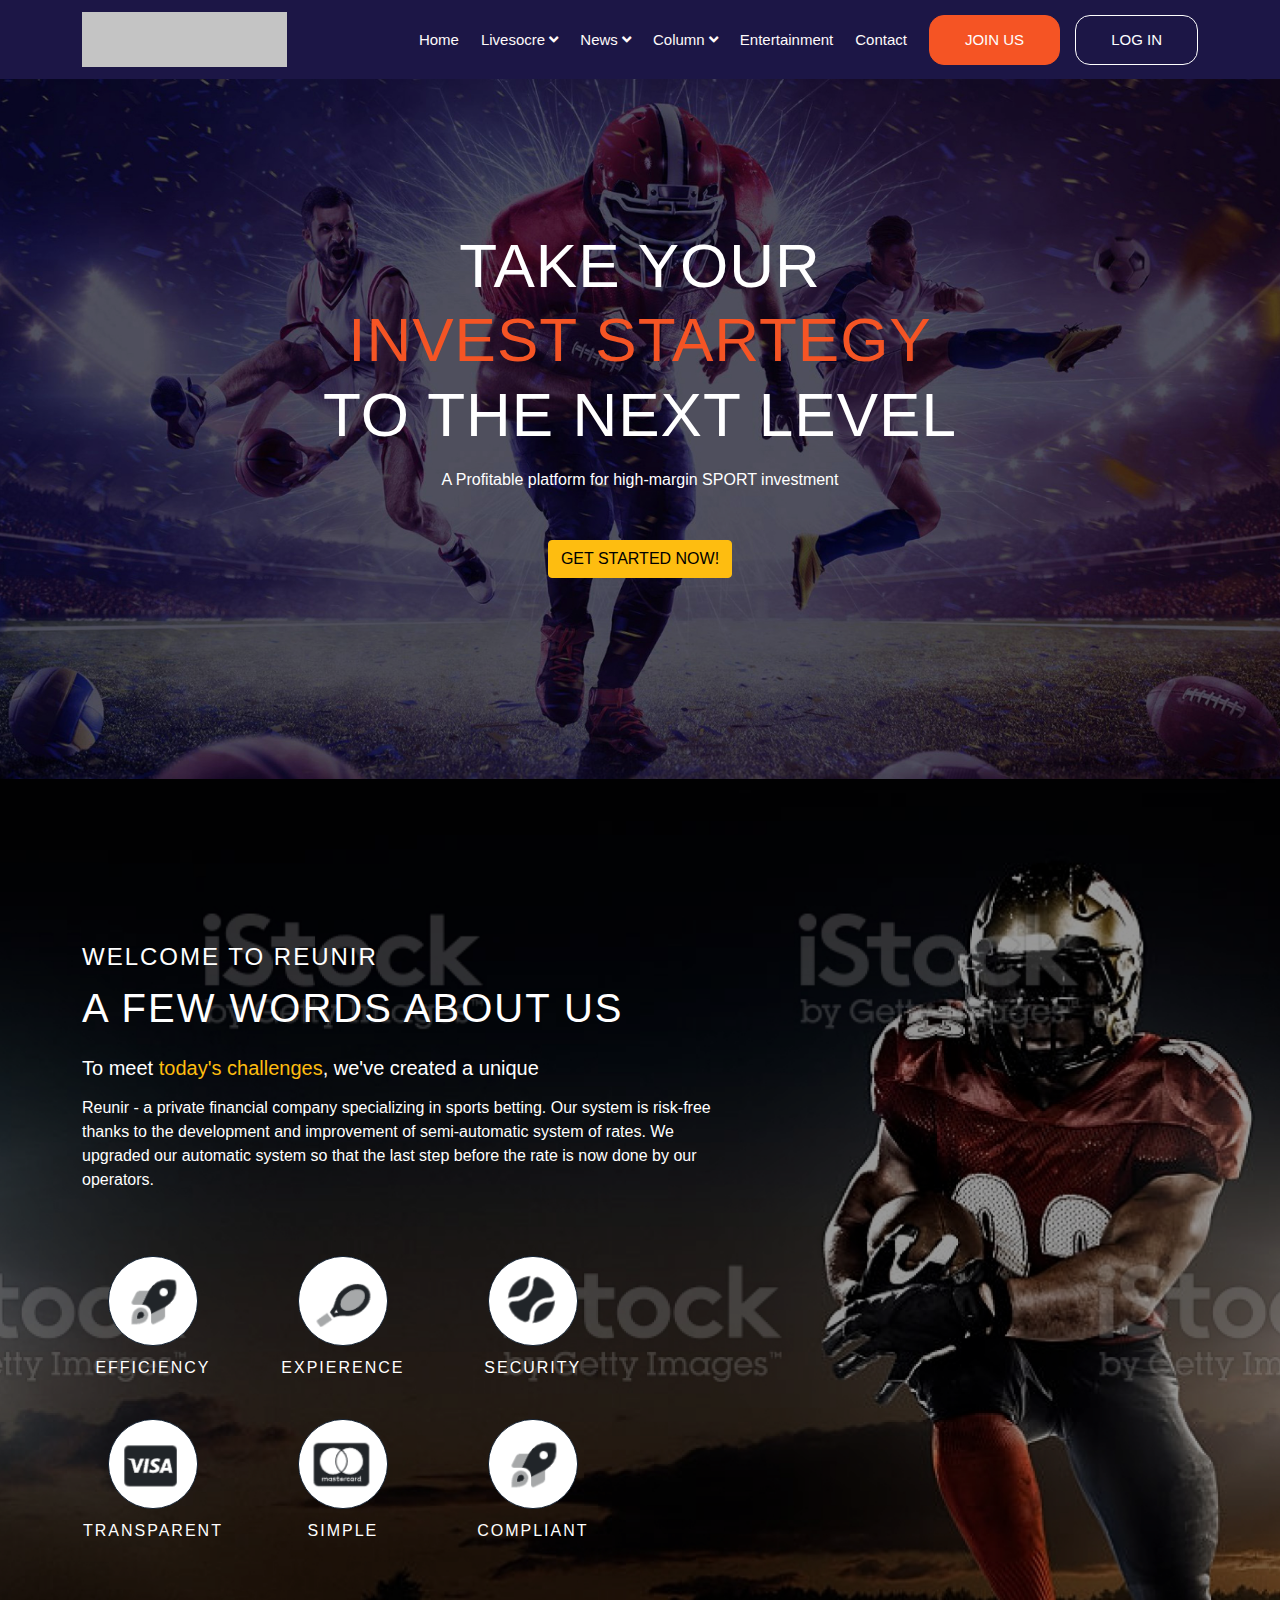
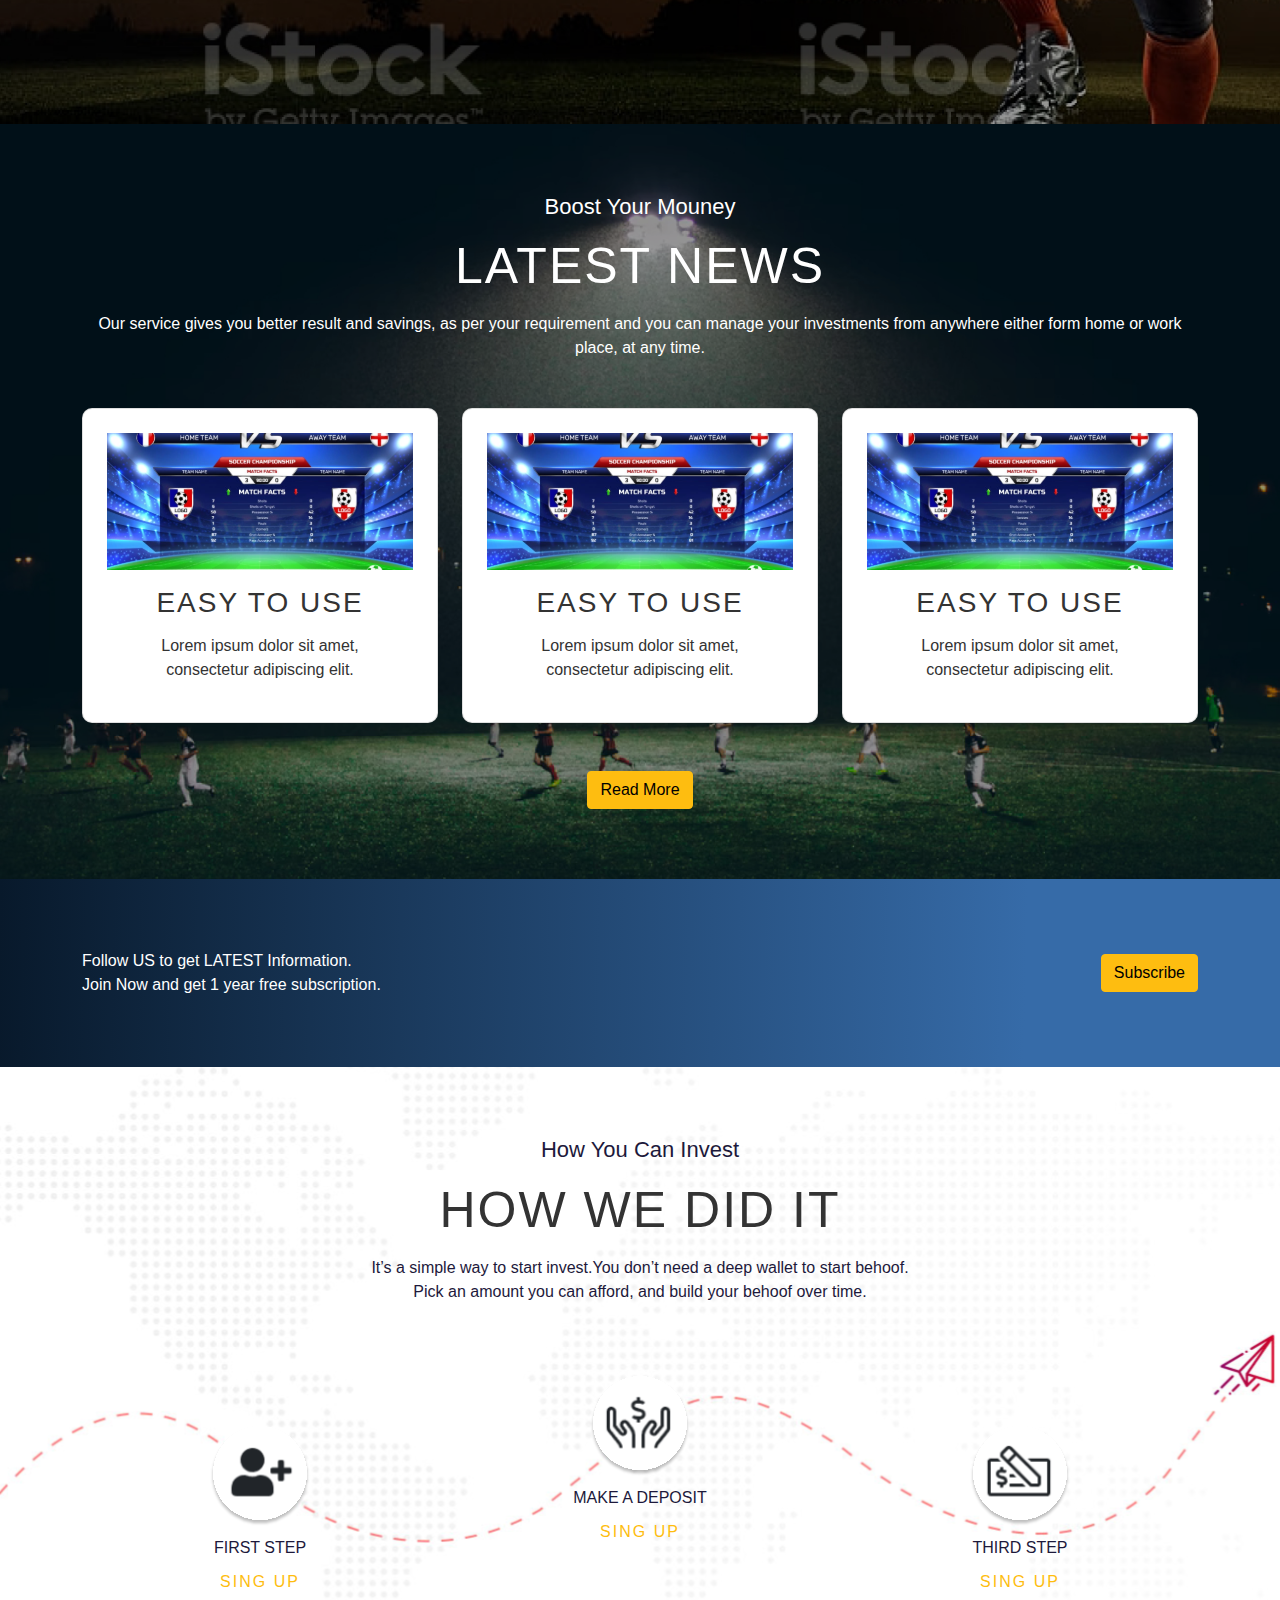
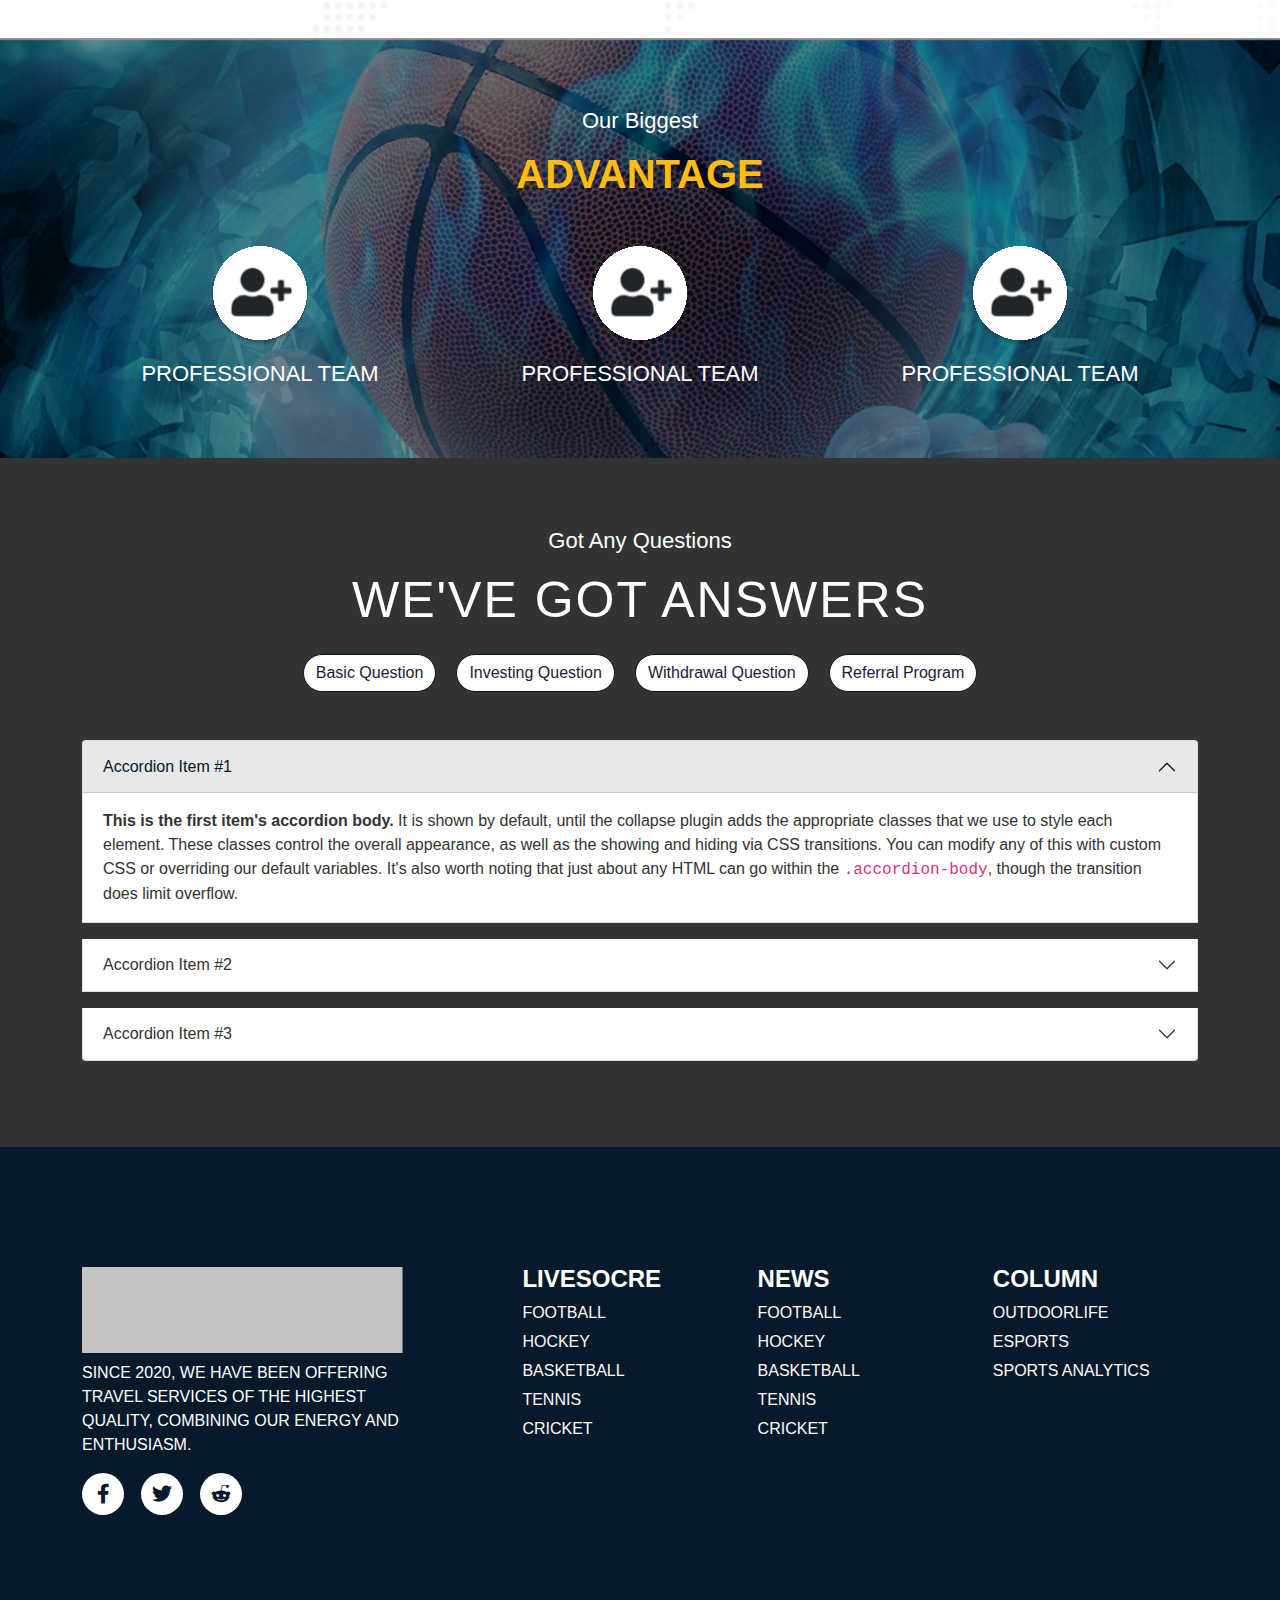
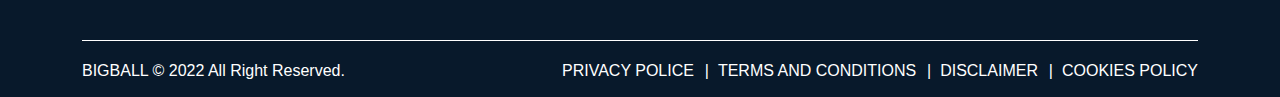
<file: index.html>
<!DOCTYPE html>
<html lang="en-us">
  <head>
    <meta charset="utf-8" />
    <title>Bigballs | Home</title>
    <meta name="description" content="" />
    <meta name="viewport" content="width=device-width, initial-scale=1" />

    <!-- favicion -->
    <link rel="shortcut icon" href="assets/images" type="image/x-icon" />

    <link rel="stylesheet" href="assets/scss/css/bootstrap.css" />
    <link rel="stylesheet" href="assets/css/fontawesom.min.css" />
    <link rel="stylesheet" href="assets/css/owl.carousel.min.css" />
    <link rel="stylesheet" href="assets/css/owl.theme.default.min.css" />

    <!-- google fonts -->
    <link
      href="https://fonts.googleapis.com/css2?family=Oxygen:wght@300;400;700&display=swap"
      rel="stylesheet"
    />

    <link rel="stylesheet" href="assets/css/normalize.css" />
    <link rel="stylesheet" href="assets/css/style.css" />
    <link rel="stylesheet" href="assets/css/responsive.css" />
  </head>

  <body>
    <!--===========================================
	 				Start Header Area
	 ============================================-->
    <header class="Header_area py-12">
      <div class="container">
        <div class="row align-items-center justify-content-between">
          <div class="col-md-2 col-lg-3">
            <div class="logo">
              <a href="index.html"
                ><img src="assets/images/logo.png" alt="logo"
              /></a>
            </div>
          </div>
          <div class="col-md-10 col-lg-9">
            <nav class="header_menu d-flex justify-content-end">
              <ul class="d-flex align-items-center text-capitalize">
                <li><a href="index.html">home</a></li>
                <li>
                  <a href="javascript:void(0)"
                    >Livesocre <i class="fas fa-angle-down"></i>
                  </a>
                  <ul class="dorpdown_item">
                    <li><a href="#">item1</a></li>
                    <li><a href="#">item2</a></li>
                    <li><a href="#">item3</a></li>
                  </ul>
                </li>
                <li>
                  <a href="news.html">News <i class="fas fa-angle-down"></i></a>

                  <ul class="dorpdown_item">
                    <li><a href="#">item1</a></li>
                    <li><a href="#">item2</a></li>
                    <li><a href="#">item3</a></li>
                  </ul>
                </li>
                <li>
                  <a href="#">Column <i class="fas fa-angle-down"></i></a>

                  <ul class="dorpdown_item">
                    <li><a href="#">item1</a></li>
                    <li><a href="#">item2</a></li>
                    <li><a href="#">item3</a></li>
                  </ul>
                </li>
                <li><a href="promotion-pro.html">Entertainment</a></li>
                <li><a href="contact.html">Contact</a></li>
              </ul>
              <ul class="join_login_btn d-flex text-uppercase">
                <li><a href="#">JOIN US</a></li>
                <li><a href="#">LOG IN</a></li>
              </ul>
            </nav>
          </div>
        </div>
      </div>
    </header>
    <!--===========================================
	 				End Header Area 
	 ===========================================-->

    <!--===========================================
	 				Start Here is your container 
	 ===========================================-->
    <section class="home_banner">
      <div class="container">
        <div class="row">
          <div class="col-md-12">
            <div class="home_banner_content text-center">
              <h1 class="home_bannerTitle pb-3">
                Take Your
                <span>Invest Startegy</span>
                to the next level
              </h1>
              <p class="home_bannerPragrap mb-5">
                A Profitable platform for high-margin SPORT investment
              </p>
              <a href="#" class="btn btn-secondary">GET STARTED NOW!</a>
            </div>
          </div>
        </div>
      </div>
    </section>
    <!--===========================================
	 				End Here is your container 
	 ===========================================-->
    <section class="reunir_area section-paddin global-after-bg">
      <div class="container py-5 my-5">
        <div class="row gx-5 gy-4">
          <div class="col-md-7">
            <div class="reunir_areaText">
              <p class="reunir_subtitle s-title">WELCOME TO REUNIR</p>
              <h2 class="reunir_title s-title pb-4">A few words About Us</h2>
              <p class="reunirMini_title pb-3">
                To meet
                <span class="text-secondary-100">today's challenges</span>,
                we've created a unique
              </p>
              <p class="reunir_pragrap pb-3">
                Reunir - a private financial company specializing in sports
                betting. Our system is risk-free thanks to the development and
                improvement of semi-automatic system of rates. We upgraded our
                automatic system so that the last step before the rate is now
                done by our operators.
              </p>
            </div>
            <div class="reunir_items mt-5">
              <div class="row">
                <div class="col-lg-10">
                  <div class="row gx-5 gy-4">
                    <div class="col-md-4 col-sm-6">
                      <div class="reunir_itemSingle text-center">
                        <img src="assets/images/reunir/1.svg" alt="item" />
                        <p class="itemTitle">Efficiency</p>
                      </div>
                    </div>
                    <div class="col-md-4 col-sm-6">
                      <div class="reunir_itemSingle text-center">
                        <img src="assets/images/reunir/2.svg" alt="item" />
                        <p class="itemTitle">Expierence</p>
                      </div>
                    </div>
                    <div class="col-md-4 col-sm-6">
                      <div class="reunir_itemSingle text-center">
                        <img src="assets/images/reunir/3.svg" alt="item" />
                        <p class="itemTitle">Security</p>
                      </div>
                    </div>
                    <div class="col-md-4 col-sm-6">
                      <div class="reunir_itemSingle text-center">
                        <img src="assets/images/reunir/4.svg" alt="item" />
                        <p class="itemTitle">Transparent</p>
                      </div>
                    </div>
                    <div class="col-md-4 col-sm-6">
                      <div class="reunir_itemSingle text-center">
                        <img src="assets/images/reunir/5.svg" alt="item" />
                        <p class="itemTitle">Simple</p>
                      </div>
                    </div>
                    <div class="col-md-4 col-sm-6">
                      <div class="reunir_itemSingle text-center">
                        <img src="assets/images/reunir/1.svg" alt="item" />
                        <p class="itemTitle">Compliant</p>
                      </div>
                    </div>
                  </div>
                </div>
              </div>
            </div>
          </div>
          <div class="col-md-5"></div>
        </div>
      </div>
    </section>
    <!-- BOOTS AREA -->
    <section class="boost section-paddin global-after-bg">
      <div class="container">
        <div class="boost_content">
          <div class="row">
            <div class="col-md-12">
              <div class="bost_header">
                <div class="section_header text-center pb-5">
                  <h3 class="section_subTitle pb-3">Boost Your Mouney</h3>
                  <h2 class="sectionTitle pb-3 s-title text-white">
                    LATEST NEWS
                  </h2>
                  <p class="sectionPragrap">
                    Our service gives you better result and savings, as per your
                    requirement and you can manage your investments from
                    anywhere either form home or work place, at any time.
                  </p>
                </div>
              </div>
            </div>
          </div>
          <div class="boost_card">
            <div class="row">
              <div class="col-md-4 col-sm-12">
                <div class="card px-4 py-4">
                  <img
                    src="assets/images/card.svg"
                    alt="img"
                    class="card-img-center"
                  />
                  <div class="card-body text-center">
                    <h3 class="card_body_title s-title">Easy to Use</h3>
                    <p class="card_body_pragrap">
                      Lorem ipsum dolor sit amet, consectetur adipiscing elit.
                    </p>
                  </div>
                </div>
              </div>
              <div class="col-md-4 col-sm-12">
                <div class="card px-4 py-4">
                  <img
                    src="assets/images/card.svg"
                    alt="img"
                    class="card-img-center"
                  />
                  <div class="card-body text-center">
                    <h3 class="card_body_title s-title">Easy to Use</h3>
                    <p class="card_body_pragrap">
                      Lorem ipsum dolor sit amet, consectetur adipiscing elit.
                    </p>
                  </div>
                </div>
              </div>
              <div class="col-md-4 col-sm-12">
                <div class="card px-4 py-4">
                  <img
                    src="assets/images/card.svg"
                    alt="img"
                    class="card-img-center"
                  />
                  <div class="card-body text-center">
                    <h3 class="card_body_title s-title">Easy to Use</h3>
                    <p class="card_body_pragrap">
                      Lorem ipsum dolor sit amet, consectetur adipiscing elit.
                    </p>
                  </div>
                </div>
              </div>
            </div>
            <div class="readMoreArea text-center mt-5">
              <a href="#" class="btn btn-secondary">Read More</a>
            </div>
          </div>
        </div>
      </div>
    </section>
    <!-- BOOTS AREA -->
    <section
      class="subscribe_area section-paddin"
      style="background: linear-gradient(91.37deg, #08192b 0%, #366ba8 80.05%)"
    >
      <div class="container">
        <div class="row gy-4 align-items-center">
          <div class="col-md-8">
            <p>
              Follow US to get LATEST Information. <br />
              Join Now and get 1 year free subscription.
            </p>
          </div>
          <div class="col-md-4 subscriptBtn">
            <a href="#" class="btn btn-secondary">Subscribe</a>
          </div>
        </div>
      </div>
    </section>
    <!-- SUPPORT AREA -->
    <section class="support_area section-paddin">
      <div class="container">
        <div class="row">
          <div class="col-lg-6 offset-lg-3">
            <div class="section_header text-center pb-5">
              <h3 class="section_subTitle pb-3">How You Can Invest</h3>
              <h2 class="sectionTitle pb-3 s-title">How we did it</h2>
              <p class="sectionPragrap">
                It’s a simple way to start invest.You don’t need a deep wallet
                to start behoof. Pick an amount you can afford, and build your
                behoof over time.
              </p>
            </div>
          </div>
        </div>
        <div class="support_item my-4">
          <div class="row text-center">
            <div class="col-md-4">
              <div class="support_single suppor_single_extra">
                <img src="assets/images/support/1.svg" alt="item" />
                <p>FIRST STEP</p>
                <a href="#" class="text-secondary-100 s-title">SING UP</a>
              </div>
            </div>
            <div class="col-md-4">
              <div class="support_single">
                <img src="assets/images/support/2.svg" alt="item" />
                <p>Make a Deposit</p>
                <a href="#" class="text-secondary-100 s-title">SING UP</a>
              </div>
            </div>
            <div class="col-md-4">
              <div class="support_single suppor_single_extra">
                <img src="assets/images/support/3.svg" alt="item" />
                <p>THIRD STEP</p>
                <a href="#" class="text-secondary-100 s-title">SING UP</a>
              </div>
            </div>
          </div>
        </div>
      </div>
    </section>
    <!-- SUPPORT AREA -->
    <section class="advant_area section-paddin global-after-bg">
      <div class="container">
        <div class="row text-center mb-5">
          <div class="col-md-8 offset-md-2">
            <div class="advant_header">
              <h3 class="advantSubtitle text-white pb-3">Our Biggest</h3>
              <h2 class="advantTitle text-secondary-100">Advantage</h2>
            </div>
          </div>
        </div>
        <div class="advant_items">
          <div class="row text-center">
            <div class="col-md-4">
              <div class="advant_single">
                <img src="assets/images/support/1.svg" alt="img" />
                <h3 class="advant_single_title">PROFESSIONAL TEAM</h3>
              </div>
            </div>
            <div class="col-md-4">
              <div class="advant_single">
                <img src="assets/images/support/1.svg" alt="img" />
                <h3 class="advant_single_title">PROFESSIONAL TEAM</h3>
              </div>
            </div>
            <div class="col-md-4">
              <div class="advant_single">
                <img src="assets/images/support/1.svg" alt="img" />
                <h3 class="advant_single_title">PROFESSIONAL TEAM</h3>
              </div>
            </div>
          </div>
        </div>
      </div>
    </section>
    <!-- FAQ AREA -->
    <section class="faq section-paddin" style="background: #333333">
      <div class="container">
        <div class="faq_header">
          <div class="row">
            <div class="col-lg-8 offset-lg-2">
              <div class="section_header text-center">
                <h3 class="section_subTitle pb-3">Got Any Questions</h3>
                <h2 class="sectionTitle pb-3 s-title text-white">
                  We've Got Answers
                </h2>
              </div>
            </div>
          </div>
        </div>
        <div class="faq_btn pb-5 pt-2">
          <ul class="d-flex align-items-center justify-content-center">
            <li><a href="#" class="btn btn-primary">Basic Question</a></li>
            <li>
              <a href="#" class="btn btn-primary">Investing Question</a>
            </li>
            <li>
              <a href="#" class="btn btn-primary">Withdrawal Question</a>
            </li>
            <li>
              <a href="#" class="btn btn-primary">Referral Program</a>
            </li>
          </ul>
        </div>
        <div class="accordion" id="accordionExample">
          <div class="accordion-item mb-3">
            <h2 class="accordion-header" id="headingOne">
              <button
                class="accordion-button"
                type="button"
                data-bs-toggle="collapse"
                data-bs-target="#collapseOne"
                aria-expanded="true"
                aria-controls="collapseOne"
              >
                Accordion Item #1
              </button>
            </h2>
            <div
              id="collapseOne"
              class="accordion-collapse collapse show"
              aria-labelledby="headingOne"
              data-bs-parent="#accordionExample"
            >
              <div class="accordion-body">
                <strong>This is the first item's accordion body.</strong> It is
                shown by default, until the collapse plugin adds the appropriate
                classes that we use to style each element. These classes control
                the overall appearance, as well as the showing and hiding via
                CSS transitions. You can modify any of this with custom CSS or
                overriding our default variables. It's also worth noting that
                just about any HTML can go within the
                <code>.accordion-body</code>, though the transition does limit
                overflow.
              </div>
            </div>
          </div>
          <div class="accordion-item mb-3">
            <h2 class="accordion-header" id="headingTwo">
              <button
                class="accordion-button collapsed"
                type="button"
                data-bs-toggle="collapse"
                data-bs-target="#collapseTwo"
                aria-expanded="false"
                aria-controls="collapseTwo"
              >
                Accordion Item #2
              </button>
            </h2>
            <div
              id="collapseTwo"
              class="accordion-collapse collapse"
              aria-labelledby="headingTwo"
              data-bs-parent="#accordionExample"
            >
              <div class="accordion-body">
                <strong>This is the second item's accordion body.</strong> It is
                hidden by default, until the collapse plugin adds the
                appropriate classes that we use to style each element. These
                classes control the overall appearance, as well as the showing
                and hiding via CSS transitions. You can modify any of this with
                custom CSS or overriding our default variables. It's also worth
                noting that just about any HTML can go within the
                <code>.accordion-body</code>, though the transition does limit
                overflow.
              </div>
            </div>
          </div>
          <div class="accordion-item mb-3">
            <h2 class="accordion-header" id="headingThree">
              <button
                class="accordion-button collapsed"
                type="button"
                data-bs-toggle="collapse"
                data-bs-target="#collapseThree"
                aria-expanded="false"
                aria-controls="collapseThree"
              >
                Accordion Item #3
              </button>
            </h2>
            <div
              id="collapseThree"
              class="accordion-collapse collapse"
              aria-labelledby="headingThree"
              data-bs-parent="#accordionExample"
            >
              <div class="accordion-body">
                <strong>This is the third item's accordion body.</strong> It is
                hidden by default, until the collapse plugin adds the
                appropriate classes that we use to style each element. These
                classes control the overall appearance, as well as the showing
                and hiding via CSS transitions. You can modify any of this with
                custom CSS or overriding our default variables. It's also worth
                noting that just about any HTML can go within the
                <code>.accordion-body</code>, though the transition does limit
                overflow.
              </div>
            </div>
          </div>
        </div>
      </div>
    </section>
    <!-- FAQ AREA -->
    <!--===========================================
	 				Start Socket Area 
	 ===========================================-->
    <footer class="footer_top_area">
      <div class="container">
        <div class="footer_top_section f_t_with_custom">
          <!-- single_items -->
          <div class="footer_top_single_item">
            <div class="footer_logo">
              <a href="index.html"
                ><img src="assets/images/footer-logo.png" alt="footer-logo"
              /></a>
            </div>
            <p class="mt-2 text-uppercase">
              Since 2020, we have been offering travel services of the highest
              quality, combining our energy and enthusiasm.
            </p>
            <div class="social_icon mt-3">
              <ul>
                <li>
                  <a href="#"><i class="fab fa-facebook-f"></i></a>
                </li>
                <li>
                  <a href="#"><i class="fab fa-twitter"></i></a>
                </li>
                <li>
                  <a href="#"><i class="fab fa-reddit-alien"></i></a>
                </li>
              </ul>
            </div>
          </div>
          <!-- single_items -->
          <div class="footer_top_single_item">
            <h2 class="text-uppercase">Livesocre</h2>
            <ul class="text-uppercase">
              <li><a href="#">Football</a></li>
              <li><a href="#">Hockey</a></li>
              <li><a href="#">Basketball</a></li>
              <li><a href="#">Tennis </a></li>
              <li><a href="#">Cricket</a></li>
            </ul>
          </div>
          <!-- single_items -->
          <div class="footer_top_single_item">
            <h2 class="text-uppercase">NEWS</h2>
            <ul class="text-uppercase">
              <li><a href="#">Football</a></li>
              <li><a href="#">Hockey</a></li>
              <li><a href="#">Basketball</a></li>
              <li><a href="#">Tennis</a></li>
              <li><a href="#">Cricket</a></li>
            </ul>
          </div>
          <!-- </div> -->
          <!-- single_items -->
          <div class="footer_top_single_item">
            <h2 class="text-uppercase">column</h2>
            <ul class="text-uppercase">
              <li><a href="#">outdoorlife</a></li>
              <li><a href="#">esports</a></li>
              <li><a href="#">sports analytics</a></li>
            </ul>
          </div>
        </div>

        <!-- socket-area -->
        <div class="row socket_area">
          <div class="col-md-12">
            <div class="socket_border_top"></div>
          </div>
          <div class="col-md-4 col-lg-4">
            <p class="copy_right">BIGBALL © 2022 All Right Reserved.</p>
          </div>
          <div class="col-md-8 col-lg-8">
            <div class="socket_menu">
              <ul>
                <li><a href="#">privacy police</a></li>
                <li><a href="#">Terms and Conditions</a></li>
                <li><a href="#">Disclaimer</a></li>
                <li><a href="#">Cookies Policy</a></li>
              </ul>
            </div>
          </div>
        </div>
      </div>
    </footer>
    <!--===========================================
       End Socket Area 
    ===========================================-->

    <!-- script file -->
    <script src="assets/js/jquery.min.js"></script>
    <script src="assets/js/popper.min.js"></script>
    <script src="assets/js/bootstrap.min.js"></script>
    <script src="https://cdn.jsdelivr.net/npm/bootstrap@5.1.3/dist/js/bootstrap.bundle.min.js"></script>
    <script src="assets/js/fontawesome.min.js"></script>
    <script src="assets/js/owl.carousel.min.js"></script>
    <script src="assets/js/scripts.js"></script>
  </body>
</html>
</file>
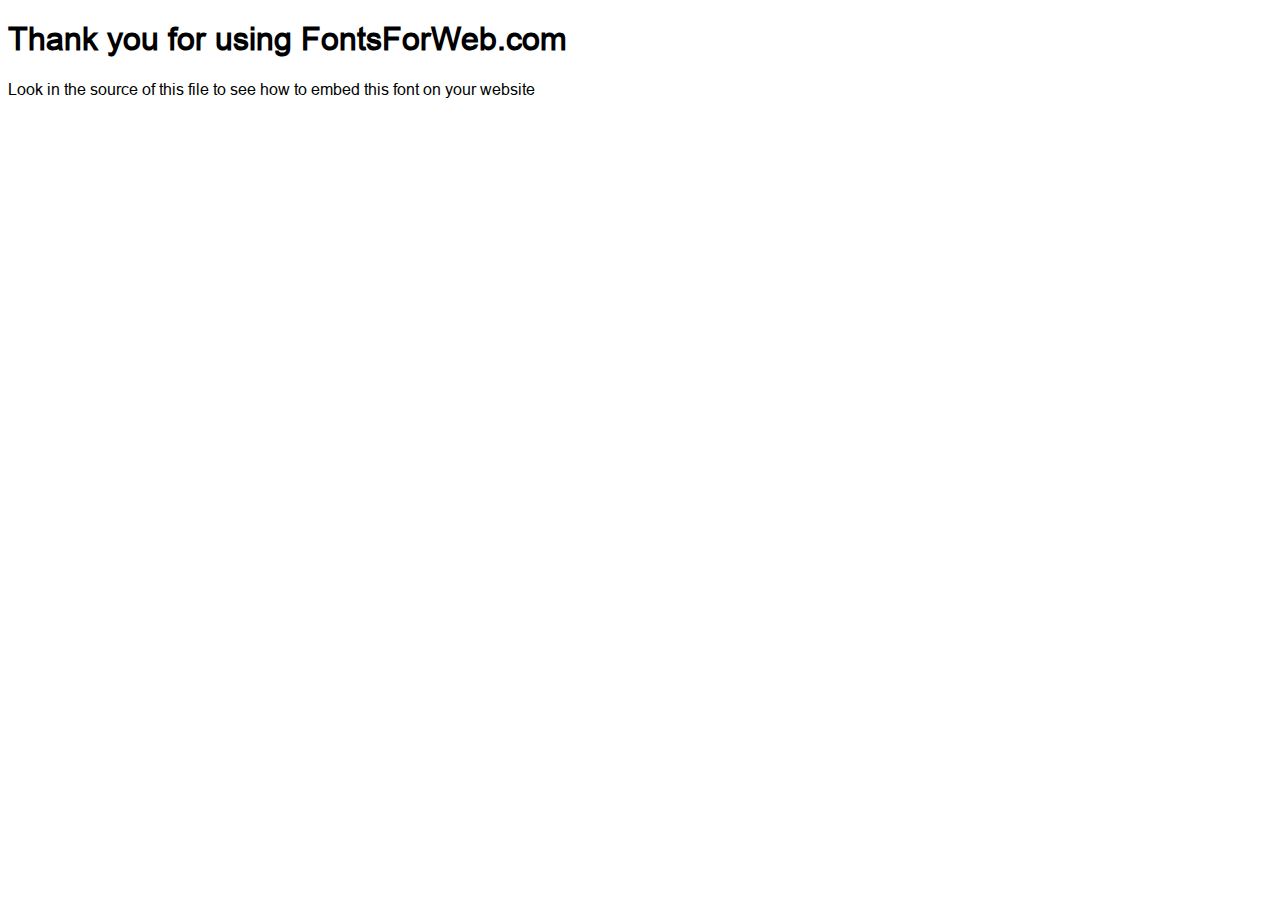
<file: assets/fonts/Arial/index.html>
<!DOCTYPE html>
<html class="no-js">
    <head>
        <meta charset="utf-8">
        <meta http-equiv="X-UA-Compatible" content="IE=edge">
        <title> web font from FontsForWeb.com</title>
        <meta name="description" content="">
        <meta name="viewport" content="width=device-width, initial-scale=1">
        <link rel="stylesheet" href="font.css">
        <style type="text/css">
		/* when @font-face is defined(it is in font.css) you can add the font to any rule by using font-family */
		h1 {
			font-family: 'Arial';
		}
		</style>
    </head>
    <body>
    	<h1>Thank you for using FontsForWeb.com</h1>
        <p class="fontsforweb_fontid_1080">Look in the source of this file to see how to embed this font on your website</p>
    </body>
</html>
</file>
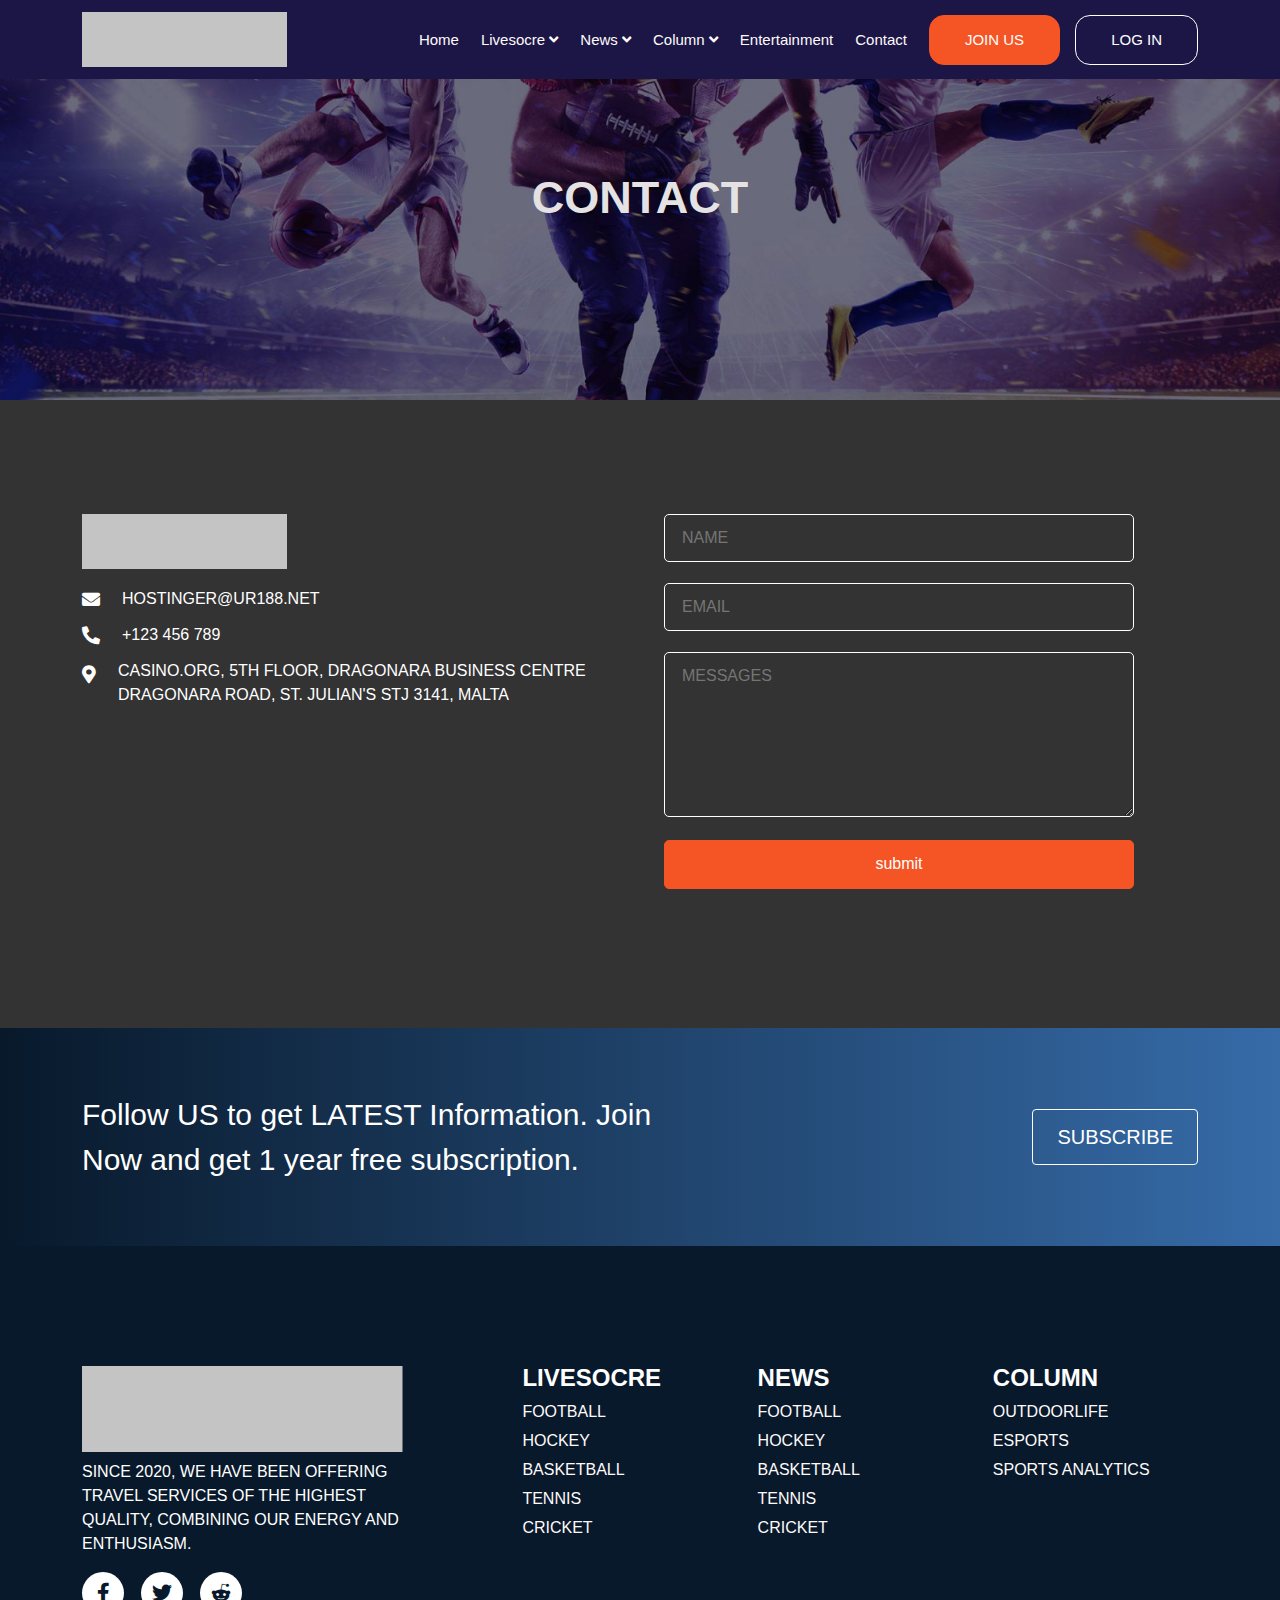
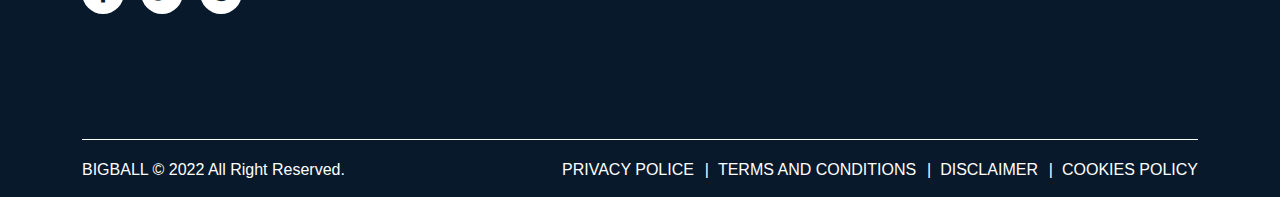
<file: contact.html>
<!DOCTYPE html>
<html lang="en-us">
  <head>
    <meta charset="utf-8" />
    <title>Bigballs | Contact</title>
    <meta name="description" content="" />
    <meta name="viewport" content="width=device-width, initial-scale=1" />

    <!-- favicion -->
    <link rel="shortcut icon" href="assets/images" type="image/x-icon" />

    <link rel="stylesheet" href="assets/scss/css/bootstrap.css" />
    <link rel="stylesheet" href="assets/css/fontawesom.min.css" />
    <link rel="stylesheet" href="assets/css/owl.carousel.min.css" />
    <link rel="stylesheet" href="assets/css/owl.theme.default.min.css" />

    <!-- google fonts -->
    <link
      href="https://fonts.googleapis.com/css2?family=Oxygen:wght@300;400;700&display=swap"
      rel="stylesheet"
    />

    <link rel="stylesheet" href="assets/css/normalize.css" />
    <link rel="stylesheet" href="assets/css/style.css" />
    <link rel="stylesheet" href="assets/css/responsive.css" />
  </head>

  <body>
    <!--===========================================
	 				Start Header Area
	 ============================================-->
    <header class="Header_area py-12">
      <div class="container">
        <div class="row align-items-center justify-content-between">
          <div class="col-md-2 col-lg-3">
            <div class="logo">
              <a href="index.html"
                ><img src="assets/images/logo.png" alt="logo"
              /></a>
            </div>
          </div>
          <div class="col-md-10 col-lg-9">
            <nav class="header_menu d-flex justify-content-end">
              <ul class="d-flex align-items-center text-capitalize">
                <li><a href="index.html">home</a></li>
                <li>
                  <a href="javascript:void(0)"
                    >Livesocre <i class="fas fa-angle-down"></i>
                  </a>
                  <ul class="dorpdown_item">
                    <li><a href="#">item1</a></li>
                    <li><a href="#">item2</a></li>
                    <li><a href="#">item3</a></li>
                  </ul>
                </li>
                <li>
                  <a href="news.html">News <i class="fas fa-angle-down"></i></a>

                  <ul class="dorpdown_item">
                    <li><a href="#">item1</a></li>
                    <li><a href="#">item2</a></li>
                    <li><a href="#">item3</a></li>
                  </ul>
                </li>
                <li>
                  <a href="#">Column <i class="fas fa-angle-down"></i></a>

                  <ul class="dorpdown_item">
                    <li><a href="#">item1</a></li>
                    <li><a href="#">item2</a></li>
                    <li><a href="#">item3</a></li>
                  </ul>
                </li>
                <li><a href="promotion-pro.html">Entertainment</a></li>
                <li><a href="contact.html">Contact</a></li>
              </ul>
              <ul class="join_login_btn d-flex text-uppercase">
                <li><a href="#">JOIN US</a></li>
                <li><a href="#">LOG IN</a></li>
              </ul>
            </nav>
          </div>
        </div>
      </div>
    </header>
    <!--===========================================
	 				End Header Area 
	 ===========================================-->

    <!--===========================================
	 				Start Project Title Area
	 ===========================================-->
    <section
      class="project_title_area"
      style="
        background: url('assets/images/pj-title-bg.png') no-repeat scroll 0 0 /
          cover;
        padding-top: 102px;
        padding-bottom: 161px;
      "
    >
      <div class="container">
        <div class="row">
          <div class="col-md-12 col-lg-12">
            <h2 class="project-title text-uppercase text-center">CONTACT</h2>
          </div>
        </div>
      </div>
    </section>
    <!--===========================================
	 				End Project Title Area 
	 ===========================================-->

    <!--===========================================
	 				Start Contact main Area 
	 ===========================================-->
    <div
      class="contact_us_new_area"
      style="
        background: var(--gray_color);
        padding-top: 114px;
        padding-bottom: 139px;
      "
    >
      <div class="container">
        <div class="row gx-5">
          <div class="col-md-6">
            <div class="contact_info">
              <div class="">
                <a href="index.html"
                  ><img src="assets/images/logo.png" alt="logo"
                /></a>
              </div>
              <ul>
                <li>
                  <i class="fas fa-envelope"></i>
                  <a href="mailto:hostinger@ur188.net">hostinger@ur188.net</a>
                </li>
                <li>
                  <i class="fas fa-phone-alt"></i>
                  <a href="tel:123456789 ">+123 456 789 </a>
                </li>
                <li>
                  <i class="fas fa-map-marker-alt"></i>
                  <a href="javascript:void(0)"
                    >Casino.org, 5th Floor, Dragonara Business Centre Dragonara
                    Road, St. Julian's STJ 3141, Malta</a
                  >
                </li>
              </ul>
            </div>
          </div>
          <div class="col-md-6">
            <div class="contact_form">
              <form action="#">
                <div class="form-group">
                  <input type="text" name="" id="" placeholder="NAME" />
                </div>
                <div class="form-group">
                  <input type="text" name="" id="" placeholder="EMAIL" />
                </div>
                <div class="form-group">
                  <textarea
                    name=""
                    placeholder="MESSAGES"
                    style="height: 165px; margin-bottom: 16px"
                  ></textarea>
                </div>
                <div class="form-group">
                  <button
                    type="submit"
                    class="w-100"
                    style="
                      padding: 14px;
                      background: var(--secondary_color);
                      border-radius: 5px;
                      border: 1px solid var(--secondary_color);
                      color: var(--primary_color);
                    "
                  >
                    submit
                  </button>
                </div>
              </form>
            </div>
          </div>
        </div>
      </div>
    </div>

    <!--===========================================
	 				End Contact main Area 
	 ===========================================-->

    <!--===========================================
	 				Start contact Hero Area 
	 ===========================================-->
    <section
      class="contact_hero_area"
      style="
        padding: 64px 0;
        background: linear-gradient(90deg, #08192b, #366ba8);
      "
    >
      <div class="container">
        <div class="row gx-5 align-items-center">
          <div class="col-md-7">
            <p style="font-size: 30px; line-height: 45px">
              Follow US to get LATEST Information. Join Now and get 1 year free
              subscription.
            </p>
          </div>
          <div class="col-md-5">
            <div class="d-flex justify-content-end">
              <button
                class="text-uppercase"
                type="submit"
                style="
                  font-size: 20px;
                  line-height: 30px;
                  border: 1px solid #fff;
                  background: transparent;
                  color: #fff;
                  padding: 12px 24px;
                  border-radius: 4px;
                "
              >
                SUBSCRIBE
              </button>
            </div>
          </div>
        </div>
      </div>
    </section>
    <!--===========================================
	 				End contact Hero Area 
	 ===========================================-->
    <!--===========================================
	 				Start Socket Area 
	 ===========================================-->
    <footer class="footer_top_area">
      <div class="container">
        <div class="footer_top_section f_t_with_custom">
          <!-- single_items -->
          <div class="footer_top_single_item">
            <div class="footer_logo">
              <a href="index.html"
                ><img src="assets/images/footer-logo.png" alt="footer-logo"
              /></a>
            </div>
            <p class="mt-2 text-uppercase">
              Since 2020, we have been offering travel services of the highest
              quality, combining our energy and enthusiasm.
            </p>
            <div class="social_icon mt-3">
              <ul>
                <li>
                  <a href="#"><i class="fab fa-facebook-f"></i></a>
                </li>
                <li>
                  <a href="#"><i class="fab fa-twitter"></i></a>
                </li>
                <li>
                  <a href="#"><i class="fab fa-reddit-alien"></i></a>
                </li>
              </ul>
            </div>
          </div>
          <!-- single_items -->
          <div class="footer_top_single_item">
            <h2 class="text-uppercase">Livesocre</h2>
            <ul class="text-uppercase">
              <li><a href="#">Football</a></li>
              <li><a href="#">Hockey</a></li>
              <li><a href="#">Basketball</a></li>
              <li><a href="#">Tennis </a></li>
              <li><a href="#">Cricket</a></li>
            </ul>
          </div>
          <!-- single_items -->
          <div class="footer_top_single_item">
            <h2 class="text-uppercase">NEWS</h2>
            <ul class="text-uppercase">
              <li><a href="#">Football</a></li>
              <li><a href="#">Hockey</a></li>
              <li><a href="#">Basketball</a></li>
              <li><a href="#">Tennis</a></li>
              <li><a href="#">Cricket</a></li>
            </ul>
          </div>
          <!-- </div> -->
          <!-- single_items -->
          <div class="footer_top_single_item">
            <h2 class="text-uppercase">column</h2>
            <ul class="text-uppercase">
              <li><a href="#">outdoorlife</a></li>
              <li><a href="#">esports</a></li>
              <li><a href="#">sports analytics</a></li>
            </ul>
          </div>
        </div>

        <!-- socket-area -->
        <div class="row socket_area">
          <div class="col-md-12">
            <div class="socket_border_top"></div>
          </div>
          <div class="col-md-4 col-lg-4">
            <p class="copy_right">BIGBALL © 2022 All Right Reserved.</p>
          </div>
          <div class="col-md-8 col-lg-8">
            <div class="socket_menu">
              <ul>
                <li><a href="#">privacy police</a></li>
                <li><a href="#">Terms and Conditions</a></li>
                <li><a href="#">Disclaimer</a></li>
                <li><a href="#">Cookies Policy</a></li>
              </ul>
            </div>
          </div>
        </div>
      </div>
    </footer>
    <!--===========================================
       End Socket Area 
===========================================-->

    <!-- script file -->
    <script src="assets/js/jquery.min.js"></script>
    <script src="assets/js/popper.min.js"></script>
    <script src="assets/js/bootstrap.min.js"></script>
    <script src="https://cdn.jsdelivr.net/npm/bootstrap@5.1.3/dist/js/bootstrap.bundle.min.js"></script>
    <script src="assets/js/fontawesome.min.js"></script>
    <script src="assets/js/owl.carousel.min.js"></script>
    <script src="assets/js/scripts.js"></script>
  </body>
</html>
</file>
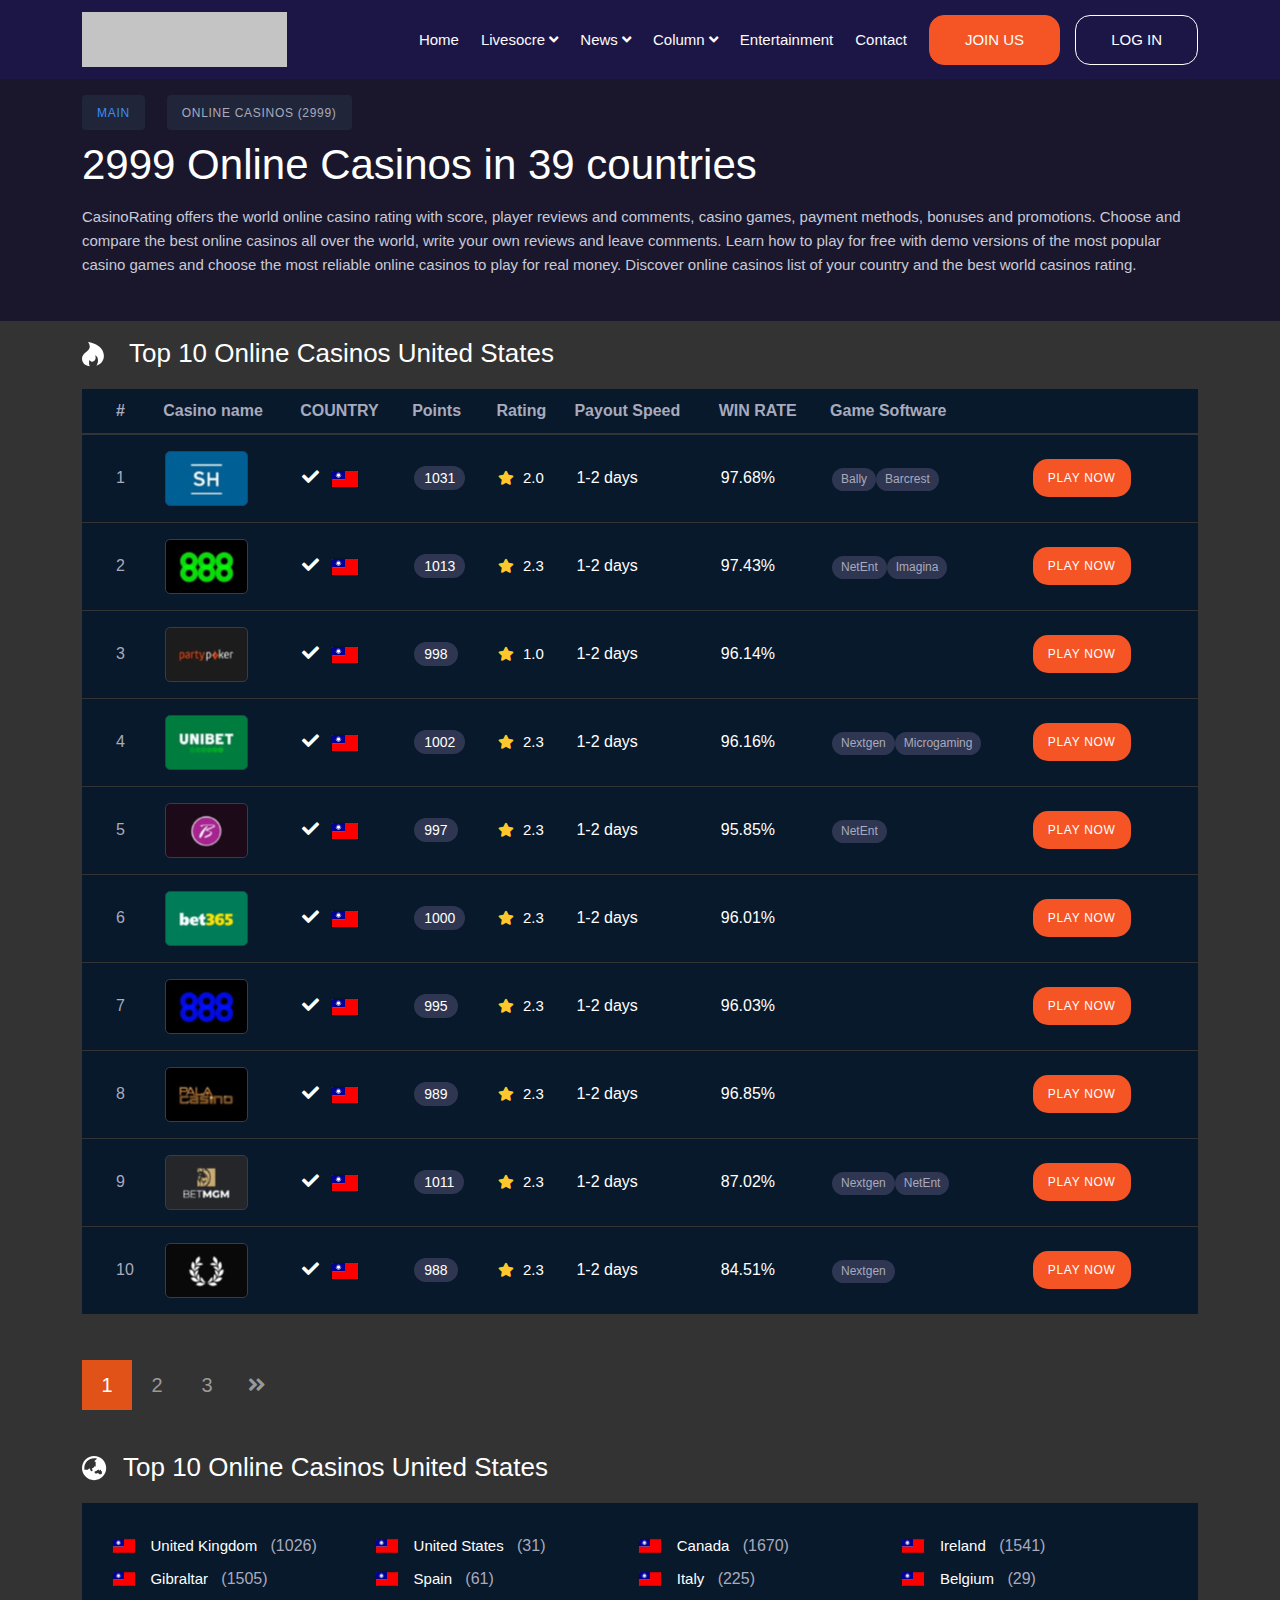
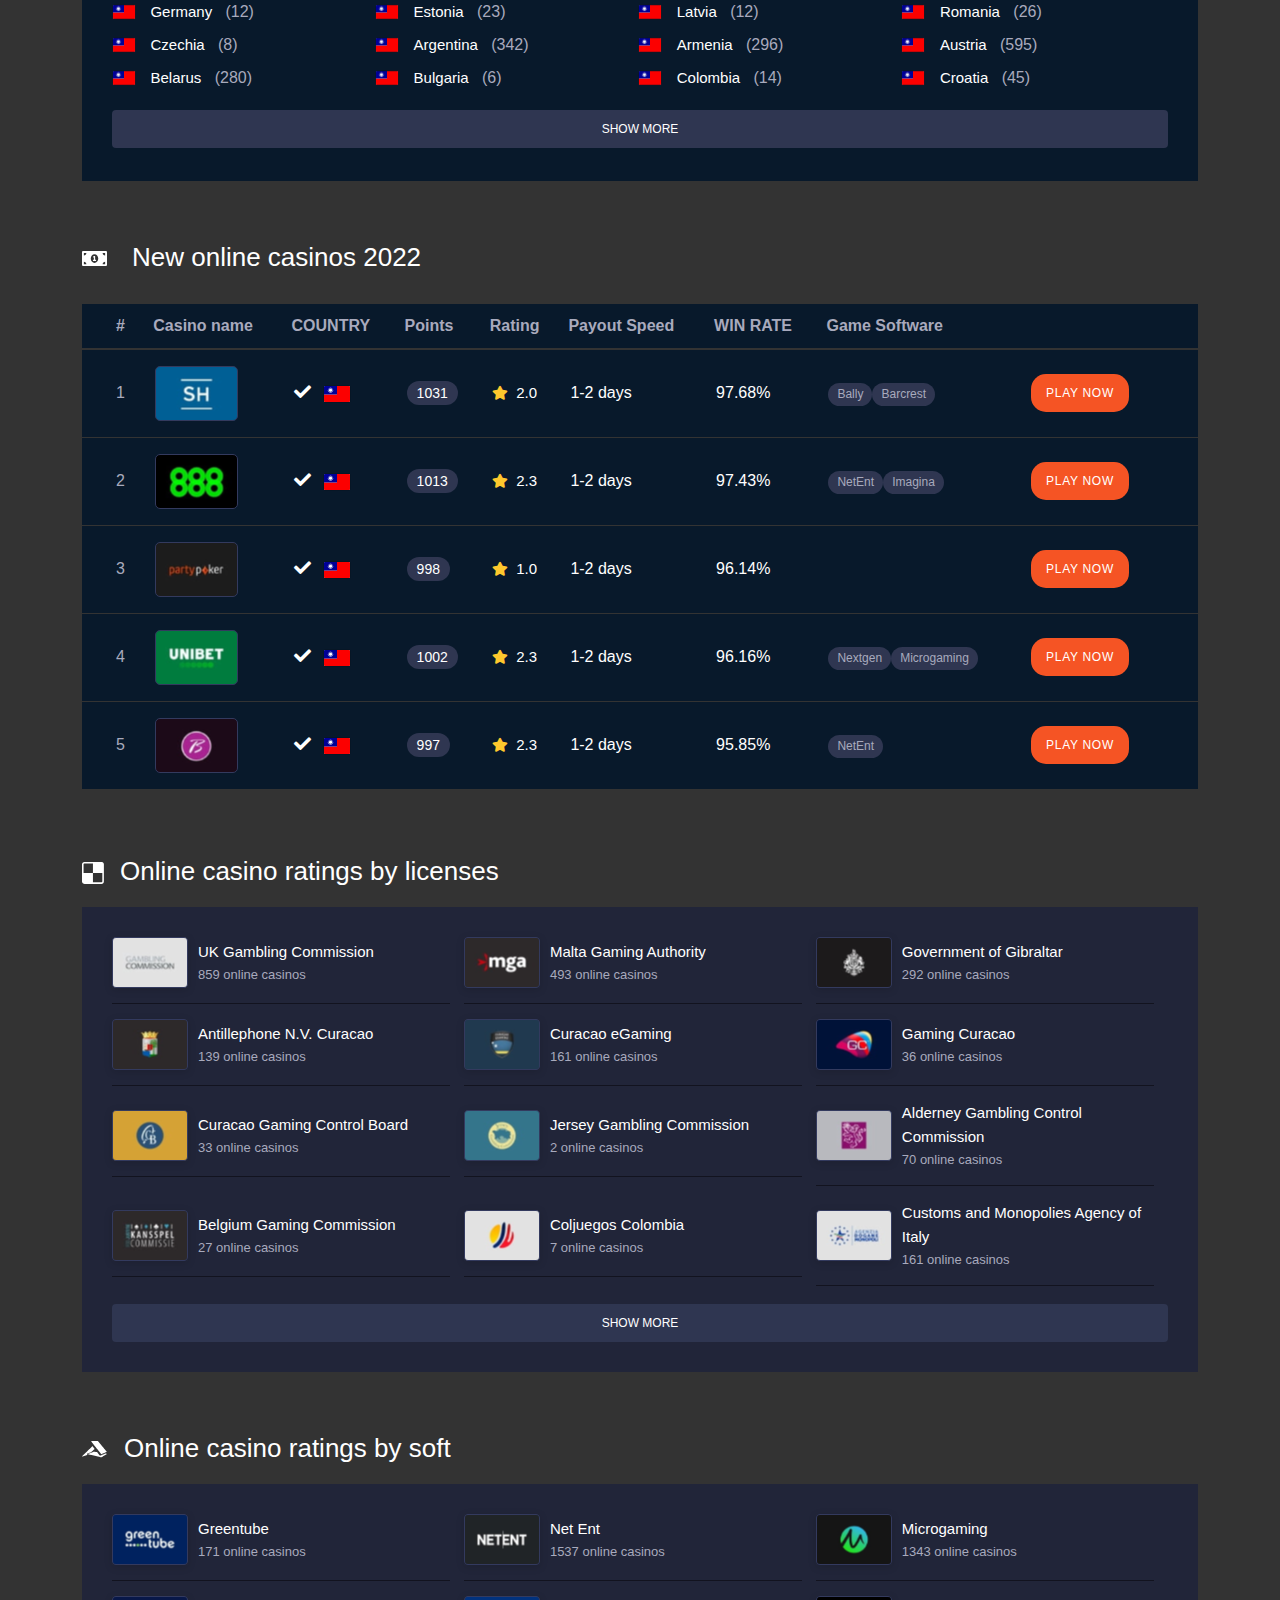
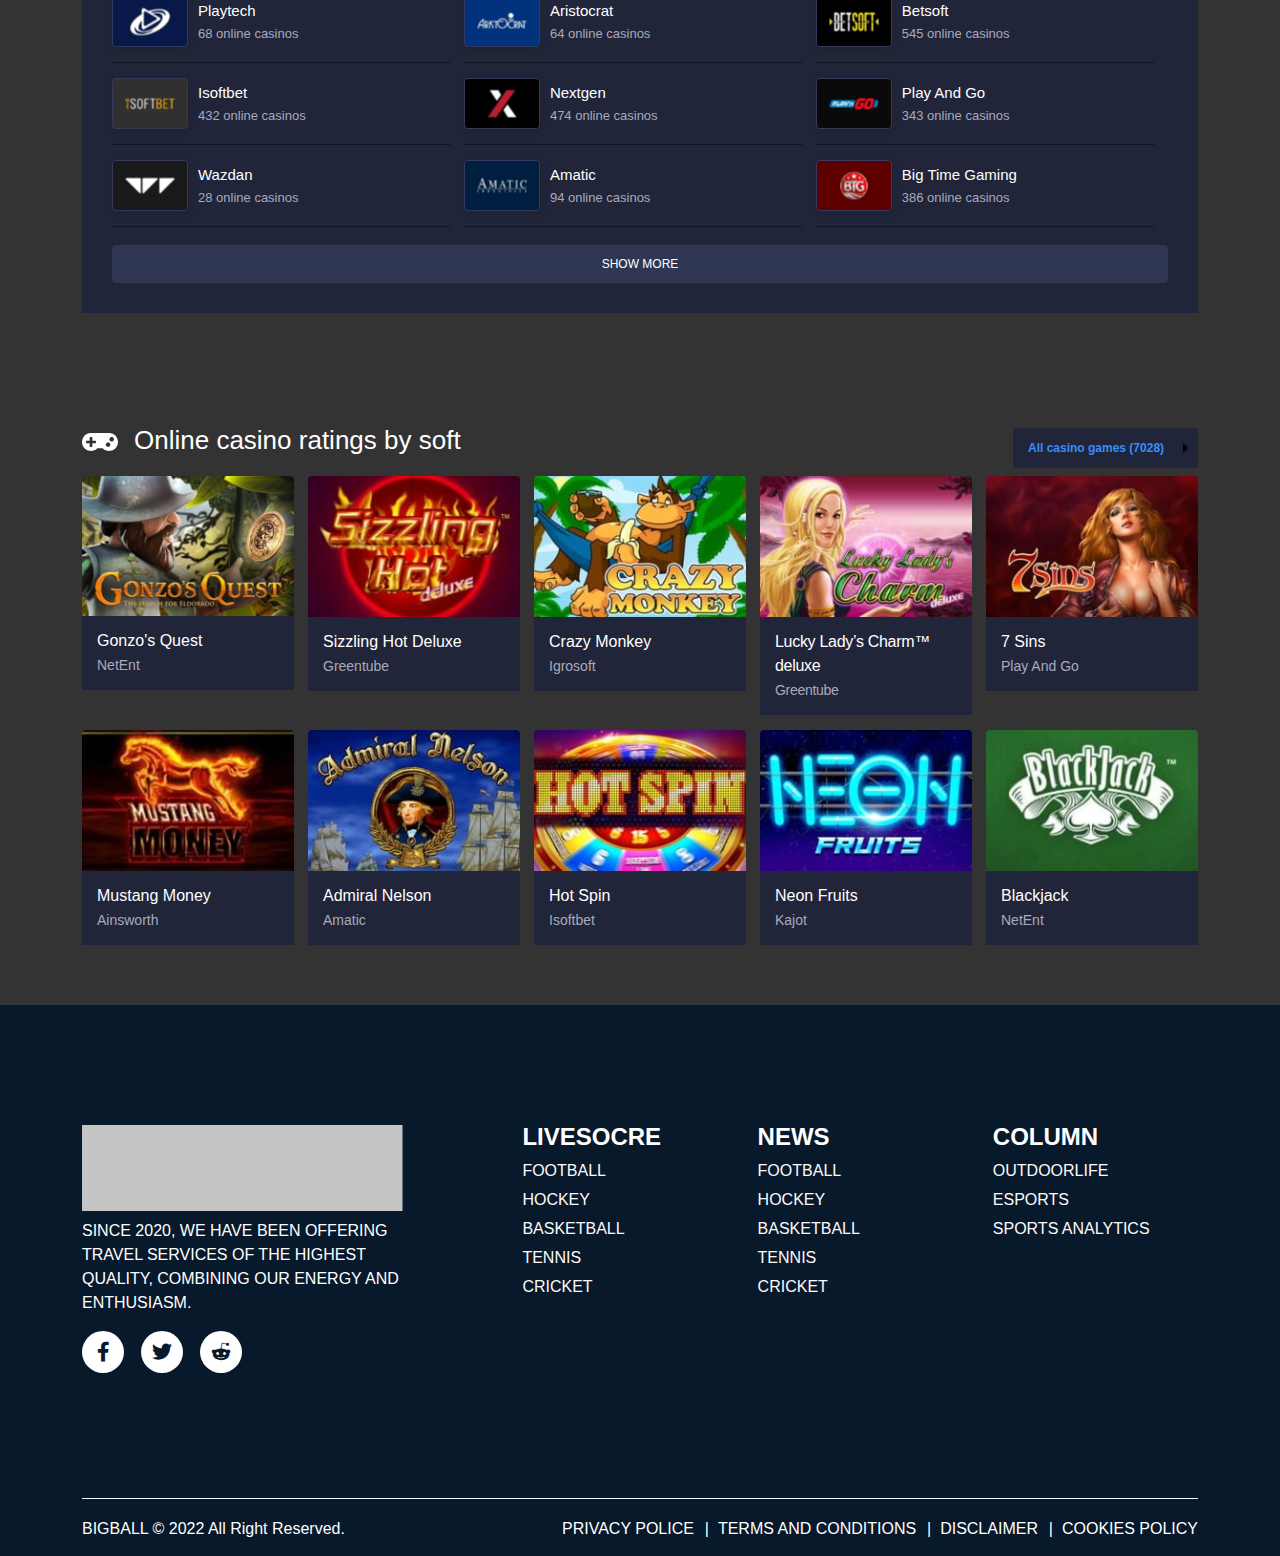
<file: frame.html>
<!DOCTYPE html>
<html lang="en-us">
  <head>
    <meta charset="utf-8" />
    <title>Bigballs | Frame</title>
    <meta name="description" content="" />
    <meta name="viewport" content="width=device-width, initial-scale=1" />

    <!-- favicion -->
    <link rel="shortcut icon" href="assets/images" type="image/x-icon" />

    <link rel="stylesheet" href="assets/scss/css/bootstrap.css" />
    <link rel="stylesheet" href="assets/css/fontawesom.min.css" />
    <link rel="stylesheet" href="assets/css/owl.carousel.min.css" />
    <link rel="stylesheet" href="assets/css/owl.theme.default.min.css" />

    <!-- google fonts -->
    <link
      href="https://fonts.googleapis.com/css2?family=Oxygen:wght@300;400;700&display=swap"
      rel="stylesheet"
    />

    <link rel="stylesheet" href="assets/css/normalize.css" />
    <link rel="stylesheet" href="assets/css/style.css" />
    <link rel="stylesheet" href="assets/css/responsive.css" />
  </head>

  <body>
    <!--===========================================
	 				Start Header Area
	 ============================================-->
    <header class="Header_area py-12">
      <div class="container">
        <div class="row align-items-center justify-content-between">
          <div class="col-md-2 col-lg-3">
            <div class="logo">
              <a href="index.html"
                ><img src="assets/images/logo.png" alt="logo"
              /></a>
            </div>
          </div>
          <div class="col-md-10 col-lg-9">
            <nav class="header_menu d-flex justify-content-end">
              <ul class="d-flex align-items-center text-capitalize">
                <li><a href="index.html">home</a></li>
                <li>
                  <a href="javascript:void(0)"
                    >Livesocre <i class="fas fa-angle-down"></i>
                  </a>
                  <ul class="dorpdown_item">
                    <li><a href="#">item1</a></li>
                    <li><a href="#">item2</a></li>
                    <li><a href="#">item3</a></li>
                  </ul>
                </li>
                <li>
                  <a href="news.html">News <i class="fas fa-angle-down"></i></a>

                  <ul class="dorpdown_item">
                    <li><a href="#">item1</a></li>
                    <li><a href="#">item2</a></li>
                    <li><a href="#">item3</a></li>
                  </ul>
                </li>
                <li>
                  <a href="#">Column <i class="fas fa-angle-down"></i></a>

                  <ul class="dorpdown_item">
                    <li><a href="#">item1</a></li>
                    <li><a href="#">item2</a></li>
                    <li><a href="#">item3</a></li>
                  </ul>
                </li>
                <li><a href="promotion-pro.html">Entertainment</a></li>
                <li><a href="contact.html">Contact</a></li>
              </ul>
              <ul class="join_login_btn d-flex text-uppercase">
                <li><a href="#">JOIN US</a></li>
                <li><a href="#">LOG IN</a></li>
              </ul>
            </nav>
          </div>
        </div>
      </div>
    </header>
    <!--===========================================
	 				End Header Area 
	 ===========================================-->

    <!--===========================================
	 				Start Project Title Area
	 ===========================================-->
    <section
      class="project_title_area"
      style="
        padding-top: 20px;
        padding-bottom: 44px;
        background-color: var(--Primary_color);
      "
    >
      <div class="container">
        <div class="row">
          <div class="col-md-12 col-lg-12">
            <div class="breadcum_menu">
              <ul class="d-flex align-items-center">
                <li><a href="#" class="active">Main</a></li>
                <li><a href="#" class="">Online Casinos (2999)</a></li>
              </ul>
            </div>
            <h3
              style="
                font-size: 42px;
                font-weight: 400;
                line-height: 54.6px;
                font-family: 'Roboto', sans-serif;
                color: var(--primary_color);
                margin-top: 14px;
                margin-bottom: 12px;
              "
            >
              2999 Online Casinos in 39 countries
            </h3>
            <p
              style="
                font-size: 15px;
                line-height: 24px;
                color: #c8cad8;
                font-family: 'Roboto', sans-serif;
              "
            >
              CasinoRating offers the world online casino rating with score,
              player reviews and comments, casino games, payment methods,
              bonuses and promotions. Choose and compare the best online casinos
              all over the world, write your own reviews and leave comments.
              Learn how to play for free with demo versions of the most popular
              casino games and choose the most reliable online casinos to play
              for real money. Discover online casinos list of your country and
              the best world casinos rating.
            </p>
          </div>
        </div>
      </div>
    </section>
    <!--===========================================
	 				End Project Title Area 
	 ===========================================-->

    <!--===========================================
	 				 Start News Main contain 
	 ===========================================-->
    <section
      class="news_main_contain_area"
      style="
        background: var(--gray_color);
        padding-top: 15px;
        padding-bottom: 60px;
      "
    >
      <div class="container">
        <!-- top 10 casino -->
        <div class="row">
          <div class="col-md-12">
            <div class="top_10_casinos">
              <h3
                style="
                  font-size: 26px;
                  font-weight: 400;
                  line-height: 34px;
                  font-family: 'Roboto', sans-serif;
                  color: var(--primary_color);
                  margin-bottom: 19px;
                "
              >
                <img
                  src="assets/images/icon/fire.svg"
                  alt="icon"
                  style="margin-right: 25px"
                />Top 10 Online Casinos United States
              </h3>

              <!-- table -->
              <div class="table-responsive sh_frame_table">
                <table
                  class="table"
                  id="dataTable"
                  width="100%"
                  style="background: var(--footer_color)"
                >
                  <thead>
                    <tr>
                      <th>#</th>
                      <th>Casino name</th>
                      <th>COUNTRY</th>
                      <th>Points</th>
                      <th>Rating</th>
                      <th>Payout Speed</th>
                      <th>WIN RATE</th>
                      <th>Game Software</th>
                      <th></th>
                    </tr>
                  </thead>
                  <tbody>
                    <!-- row 1 -->
                    <tr>
                      <td style="color: var(--frame_th_color)">1</td>
                      <td>
                        <span
                          ><img src="assets/images/casino/casino-1.svg" alt=""
                        /></span>
                      </td>
                      <td>
                        <ul class="d-flex align-items-center">
                          <li style="margin-right: 12px">
                            <span
                              ><i
                                class="fas fa-check"
                                style="
                                  color: var(--deep_green_color);
                                  font-size: 17px;
                                "
                              ></i
                            ></span>
                          </li>
                          <li>
                            <span
                              ><img
                                src="assets/images/flags/us-fl.svg"
                                alt="flag"
                            /></span>
                          </li>
                        </ul>
                      </td>
                      <td>
                        <span
                          style="
                            font-size: 14px;
                            line-height: 14px;
                            padding: 5px 10px;
                            font-family: 'Roboto', sans-serif;
                            font-weight: 400;
                            background: #2f3651;
                            display: inline-block;
                            border-radius: 12px;
                          "
                          >1031</span
                        >
                      </td>
                      <td>
                        <i
                          class="fas fa-star"
                          style="
                            color: #fec82d;
                            font-size: 14px;
                            margin-right: 4px;
                          "
                        ></i>
                        <span
                          style="
                            display: inline-block;
                            font-size: 15px;
                            line-height: 24px;
                            font-family: 'Roboto', sans-serif;
                          "
                          >2.0</span
                        >
                      </td>
                      <td>
                        <span
                          style="
                            display: inline-block;
                            font-family: 'Roboto', sans-serif;
                          "
                          >1-2 days</span
                        >
                      </td>
                      <td>
                        <span
                          style="
                            display: inline-block;
                            font-family: 'Roboto', sans-serif;
                          "
                          >97.68%</span
                        >
                      </td>
                      <td>
                        <ul class="d-flex align-items-center game_soft">
                          <li>
                            <a
                              href="#"
                              style="
                                color: #a8aabd;
                                font-size: 12px;
                                line-height: 13px;
                                padding: 5px 9px;
                                font-family: 'Roboto', sans-serif;
                                font-weight: 400;
                                background: #2f3651;
                                display: inline-block;
                                border-radius: 12px;
                              "
                              >Bally</a
                            >
                          </li>
                          <li>
                            <a
                              href="#"
                              style="
                                color: #a8aabd;
                                font-size: 12px;
                                line-height: 13px;
                                padding: 5px 9px;
                                font-family: 'Roboto', sans-serif;
                                font-weight: 400;
                                background: #2f3651;
                                display: inline-block;
                                border-radius: 12px;
                                color: #a8aabd;
                              "
                              >Barcrest</a
                            >
                          </li>
                        </ul>
                      </td>
                      <td>
                        <ul>
                          <li>
                            <a
                              href="#"
                              class="text-uppercase"
                              style="
                                display: inline-block;
                                padding: 7px 15px;
                                border-radius: 15px;
                                background: var(--secondary_color);
                                font-size: 12px;
                                line-height: 24px;
                                letter-spacing: 0.7px;
                                font-family: 'Roboto', sans-serif;
                              "
                              >Play now</a
                            >
                          </li>
                        </ul>
                      </td>
                    </tr>
                    <!-- row 2 -->
                    <tr>
                      <td style="color: var(--frame_th_color)">2</td>
                      <td>
                        <span
                          ><img src="assets/images/casino/casino-2.svg" alt=""
                        /></span>
                      </td>
                      <td>
                        <ul class="d-flex align-items-center">
                          <li style="margin-right: 12px">
                            <span
                              ><i
                                class="fas fa-check"
                                style="
                                  color: var(--deep_green_color);
                                  font-size: 17px;
                                "
                              ></i
                            ></span>
                          </li>
                          <li>
                            <span
                              ><img
                                src="assets/images/flags/us-fl.svg"
                                alt="flag"
                            /></span>
                          </li>
                        </ul>
                      </td>
                      <td>
                        <span
                          style="
                            font-size: 14px;
                            line-height: 14px;
                            padding: 5px 10px;
                            font-family: 'Roboto', sans-serif;
                            font-weight: 400;
                            background: #2f3651;
                            display: inline-block;
                            border-radius: 12px;
                          "
                          >1013</span
                        >
                      </td>
                      <td>
                        <i
                          class="fas fa-star"
                          style="
                            color: #fec82d;
                            font-size: 14px;
                            margin-right: 4px;
                          "
                        ></i>
                        <span
                          style="
                            display: inline-block;
                            font-size: 15px;
                            line-height: 24px;
                            font-family: 'Roboto', sans-serif;
                          "
                          >2.3</span
                        >
                      </td>
                      <td>
                        <span
                          style="
                            display: inline-block;
                            font-family: 'Roboto', sans-serif;
                          "
                          >1-2 days</span
                        >
                      </td>
                      <td>
                        <span
                          style="
                            display: inline-block;
                            font-family: 'Roboto', sans-serif;
                          "
                          >97.43%</span
                        >
                      </td>
                      <td>
                        <ul class="d-flex align-items-center game_soft">
                          <li>
                            <a
                              href="#"
                              style="
                                color: #a8aabd;
                                font-size: 12px;
                                line-height: 13px;
                                padding: 5px 9px;
                                font-family: 'Roboto', sans-serif;
                                font-weight: 400;
                                background: #2f3651;
                                display: inline-block;
                                border-radius: 12px;
                              "
                              >NetEnt</a
                            >
                          </li>
                          <li>
                            <a
                              href="#"
                              style="
                                color: #a8aabd;
                                font-size: 12px;
                                line-height: 13px;
                                padding: 5px 9px;
                                font-family: 'Roboto', sans-serif;
                                font-weight: 400;
                                background: #2f3651;
                                display: inline-block;
                                border-radius: 12px;
                                color: #a8aabd;
                              "
                              >Imagina</a
                            >
                          </li>
                        </ul>
                      </td>
                      <td>
                        <ul>
                          <li>
                            <a
                              href="#"
                              class="text-uppercase"
                              style="
                                display: inline-block;
                                padding: 7px 15px;
                                border-radius: 15px;
                                background: var(--secondary_color);
                                font-size: 12px;
                                line-height: 24px;
                                letter-spacing: 0.7px;
                                font-family: 'Roboto', sans-serif;
                              "
                              >Play now</a
                            >
                          </li>
                        </ul>
                      </td>
                    </tr>
                    <!-- row 3 -->
                    <tr>
                      <td style="color: var(--frame_th_color)">3</td>
                      <td>
                        <span
                          ><img src="assets/images/casino/casino-3.svg" alt=""
                        /></span>
                      </td>
                      <td>
                        <ul class="d-flex align-items-center">
                          <li style="margin-right: 12px">
                            <span
                              ><i
                                class="fas fa-check"
                                style="
                                  color: var(--deep_green_color);
                                  font-size: 17px;
                                "
                              ></i
                            ></span>
                          </li>
                          <li>
                            <span
                              ><img
                                src="assets/images/flags/us-fl.svg"
                                alt="flag"
                            /></span>
                          </li>
                        </ul>
                      </td>
                      <td>
                        <span
                          style="
                            font-size: 14px;
                            line-height: 14px;
                            padding: 5px 10px;
                            font-family: 'Roboto', sans-serif;
                            font-weight: 400;
                            background: #2f3651;
                            display: inline-block;
                            border-radius: 12px;
                          "
                          >998</span
                        >
                      </td>
                      <td>
                        <i
                          class="fas fa-star"
                          style="
                            color: #fec82d;
                            font-size: 14px;
                            margin-right: 4px;
                          "
                        ></i>
                        <span
                          style="
                            display: inline-block;
                            font-size: 15px;
                            line-height: 24px;
                            font-family: 'Roboto', sans-serif;
                          "
                          >1.0</span
                        >
                      </td>
                      <td>
                        <span
                          style="
                            display: inline-block;
                            font-family: 'Roboto', sans-serif;
                          "
                          >1-2 days</span
                        >
                      </td>
                      <td>
                        <span
                          style="
                            display: inline-block;
                            font-family: 'Roboto', sans-serif;
                          "
                          >96.14%</span
                        >
                      </td>
                      <td>
                        <ul class="d-flex align-items-center game_soft">
                          <li></li>
                          <li></li>
                        </ul>
                      </td>
                      <td>
                        <ul>
                          <li>
                            <a
                              href="#"
                              class="text-uppercase"
                              style="
                                display: inline-block;
                                padding: 7px 15px;
                                border-radius: 15px;
                                background: var(--secondary_color);
                                font-size: 12px;
                                line-height: 24px;
                                letter-spacing: 0.7px;
                                font-family: 'Roboto', sans-serif;
                              "
                              >Play now</a
                            >
                          </li>
                        </ul>
                      </td>
                    </tr>
                    <!-- row 4 -->
                    <tr>
                      <td style="color: var(--frame_th_color)">4</td>
                      <td>
                        <span
                          ><img src="assets/images/casino/casino-4.svg" alt=""
                        /></span>
                      </td>
                      <td>
                        <ul class="d-flex align-items-center">
                          <li style="margin-right: 12px">
                            <span
                              ><i
                                class="fas fa-check"
                                style="
                                  color: var(--deep_green_color);
                                  font-size: 17px;
                                "
                              ></i
                            ></span>
                          </li>
                          <li>
                            <span
                              ><img
                                src="assets/images/flags/us-fl.svg"
                                alt="flag"
                            /></span>
                          </li>
                        </ul>
                      </td>
                      <td>
                        <span
                          style="
                            font-size: 14px;
                            line-height: 14px;
                            padding: 5px 10px;
                            font-family: 'Roboto', sans-serif;
                            font-weight: 400;
                            background: #2f3651;
                            display: inline-block;
                            border-radius: 12px;
                          "
                          >1002</span
                        >
                      </td>
                      <td>
                        <i
                          class="fas fa-star"
                          style="
                            color: #fec82d;
                            font-size: 14px;
                            margin-right: 4px;
                          "
                        ></i>
                        <span
                          style="
                            display: inline-block;
                            font-size: 15px;
                            line-height: 24px;
                            font-family: 'Roboto', sans-serif;
                          "
                          >2.3</span
                        >
                      </td>
                      <td>
                        <span
                          style="
                            display: inline-block;
                            font-family: 'Roboto', sans-serif;
                          "
                          >1-2 days</span
                        >
                      </td>
                      <td>
                        <span
                          style="
                            display: inline-block;
                            font-family: 'Roboto', sans-serif;
                          "
                          >96.16%</span
                        >
                      </td>
                      <td>
                        <ul class="d-flex align-items-center game_soft">
                          <li>
                            <a
                              href="#"
                              style="
                                color: #a8aabd;
                                font-size: 12px;
                                line-height: 13px;
                                padding: 5px 9px;
                                font-family: 'Roboto', sans-serif;
                                font-weight: 400;
                                background: #2f3651;
                                display: inline-block;
                                border-radius: 12px;
                              "
                              >Nextgen</a
                            >
                          </li>
                          <li>
                            <a
                              href="#"
                              style="
                                color: #a8aabd;
                                font-size: 12px;
                                line-height: 13px;
                                padding: 5px 9px;
                                font-family: 'Roboto', sans-serif;
                                font-weight: 400;
                                background: #2f3651;
                                display: inline-block;
                                border-radius: 12px;
                                color: #a8aabd;
                              "
                              >Microgaming</a
                            >
                          </li>
                        </ul>
                      </td>
                      <td>
                        <ul>
                          <li>
                            <a
                              href="#"
                              class="text-uppercase"
                              style="
                                display: inline-block;
                                padding: 7px 15px;
                                border-radius: 15px;
                                background: var(--secondary_color);
                                font-size: 12px;
                                line-height: 24px;
                                letter-spacing: 0.7px;
                                font-family: 'Roboto', sans-serif;
                              "
                              >Play now</a
                            >
                          </li>
                        </ul>
                      </td>
                    </tr>
                    <!-- row 5 -->
                    <tr>
                      <td style="color: var(--frame_th_color)">5</td>
                      <td>
                        <span
                          ><img src="assets/images/casino/casino-5.svg" alt=""
                        /></span>
                      </td>
                      <td>
                        <ul class="d-flex align-items-center">
                          <li style="margin-right: 12px">
                            <span
                              ><i
                                class="fas fa-check"
                                style="
                                  color: var(--deep_green_color);
                                  font-size: 17px;
                                "
                              ></i
                            ></span>
                          </li>
                          <li>
                            <span
                              ><img
                                src="assets/images/flags/us-fl.svg"
                                alt="flag"
                            /></span>
                          </li>
                        </ul>
                      </td>
                      <td>
                        <span
                          style="
                            font-size: 14px;
                            line-height: 14px;
                            padding: 5px 10px;
                            font-family: 'Roboto', sans-serif;
                            font-weight: 400;
                            background: #2f3651;
                            display: inline-block;
                            border-radius: 12px;
                          "
                          >997</span
                        >
                      </td>
                      <td>
                        <i
                          class="fas fa-star"
                          style="
                            color: #fec82d;
                            font-size: 14px;
                            margin-right: 4px;
                          "
                        ></i>
                        <span
                          style="
                            display: inline-block;
                            font-size: 15px;
                            line-height: 24px;
                            font-family: 'Roboto', sans-serif;
                          "
                          >2.3</span
                        >
                      </td>
                      <td>
                        <span
                          style="
                            display: inline-block;
                            font-family: 'Roboto', sans-serif;
                          "
                          >1-2 days</span
                        >
                      </td>
                      <td>
                        <span
                          style="
                            display: inline-block;
                            font-family: 'Roboto', sans-serif;
                          "
                          >95.85%</span
                        >
                      </td>
                      <td>
                        <ul class="d-flex align-items-center game_soft">
                          <li>
                            <a
                              href="#"
                              style="
                                color: #a8aabd;
                                font-size: 12px;
                                line-height: 13px;
                                padding: 5px 9px;
                                font-family: 'Roboto', sans-serif;
                                font-weight: 400;
                                background: #2f3651;
                                display: inline-block;
                                border-radius: 12px;
                              "
                              >NetEnt</a
                            >
                          </li>
                        </ul>
                      </td>
                      <td>
                        <ul>
                          <li>
                            <a
                              href="#"
                              class="text-uppercase"
                              style="
                                display: inline-block;
                                padding: 7px 15px;
                                border-radius: 15px;
                                background: var(--secondary_color);
                                font-size: 12px;
                                line-height: 24px;
                                letter-spacing: 0.7px;
                                font-family: 'Roboto', sans-serif;
                              "
                              >Play now</a
                            >
                          </li>
                        </ul>
                      </td>
                    </tr>
                    <!-- row 6 -->
                    <tr>
                      <td style="color: var(--frame_th_color)">6</td>
                      <td>
                        <span
                          ><img src="assets/images/casino/casino-6.svg" alt=""
                        /></span>
                      </td>
                      <td>
                        <ul class="d-flex align-items-center">
                          <li style="margin-right: 12px">
                            <span
                              ><i
                                class="fas fa-check"
                                style="
                                  color: var(--deep_green_color);
                                  font-size: 17px;
                                "
                              ></i
                            ></span>
                          </li>
                          <li>
                            <span
                              ><img
                                src="assets/images/flags/us-fl.svg"
                                alt="flag"
                            /></span>
                          </li>
                        </ul>
                      </td>
                      <td>
                        <span
                          style="
                            font-size: 14px;
                            line-height: 14px;
                            padding: 5px 10px;
                            font-family: 'Roboto', sans-serif;
                            font-weight: 400;
                            background: #2f3651;
                            display: inline-block;
                            border-radius: 12px;
                          "
                          >1000</span
                        >
                      </td>
                      <td>
                        <i
                          class="fas fa-star"
                          style="
                            color: #fec82d;
                            font-size: 14px;
                            margin-right: 4px;
                          "
                        ></i>
                        <span
                          style="
                            display: inline-block;
                            font-size: 15px;
                            line-height: 24px;
                            font-family: 'Roboto', sans-serif;
                          "
                          >2.3</span
                        >
                      </td>
                      <td>
                        <span
                          style="
                            display: inline-block;
                            font-family: 'Roboto', sans-serif;
                          "
                          >1-2 days</span
                        >
                      </td>
                      <td>
                        <span
                          style="
                            display: inline-block;
                            font-family: 'Roboto', sans-serif;
                          "
                          >96.01%</span
                        >
                      </td>
                      <td>
                        <ul class="d-flex align-items-center game_soft">
                          <li></li>
                        </ul>
                      </td>
                      <td>
                        <ul>
                          <li>
                            <a
                              href="#"
                              class="text-uppercase"
                              style="
                                display: inline-block;
                                padding: 7px 15px;
                                border-radius: 15px;
                                background: var(--secondary_color);
                                font-size: 12px;
                                line-height: 24px;
                                letter-spacing: 0.7px;
                                font-family: 'Roboto', sans-serif;
                              "
                              >Play now</a
                            >
                          </li>
                        </ul>
                      </td>
                    </tr>
                    <!-- row 7 -->
                    <tr>
                      <td style="color: var(--frame_th_color)">7</td>
                      <td>
                        <span
                          ><img src="assets/images/casino/casino-7.svg" alt=""
                        /></span>
                      </td>
                      <td>
                        <ul class="d-flex align-items-center">
                          <li style="margin-right: 12px">
                            <span
                              ><i
                                class="fas fa-check"
                                style="
                                  color: var(--deep_green_color);
                                  font-size: 17px;
                                "
                              ></i
                            ></span>
                          </li>
                          <li>
                            <span
                              ><img
                                src="assets/images/flags/us-fl.svg"
                                alt="flag"
                            /></span>
                          </li>
                        </ul>
                      </td>
                      <td>
                        <span
                          style="
                            font-size: 14px;
                            line-height: 14px;
                            padding: 5px 10px;
                            font-family: 'Roboto', sans-serif;
                            font-weight: 400;
                            background: #2f3651;
                            display: inline-block;
                            border-radius: 12px;
                          "
                          >995</span
                        >
                      </td>
                      <td>
                        <i
                          class="fas fa-star"
                          style="
                            color: #fec82d;
                            font-size: 14px;
                            margin-right: 4px;
                          "
                        ></i>
                        <span
                          style="
                            display: inline-block;
                            font-size: 15px;
                            line-height: 24px;
                            font-family: 'Roboto', sans-serif;
                          "
                          >2.3</span
                        >
                      </td>
                      <td>
                        <span
                          style="
                            display: inline-block;
                            font-family: 'Roboto', sans-serif;
                          "
                          >1-2 days</span
                        >
                      </td>
                      <td>
                        <span
                          style="
                            display: inline-block;
                            font-family: 'Roboto', sans-serif;
                          "
                          >96.03%</span
                        >
                      </td>
                      <td>
                        <ul class="d-flex align-items-center game_soft">
                          <li></li>
                        </ul>
                      </td>
                      <td>
                        <ul>
                          <li>
                            <a
                              href="#"
                              class="text-uppercase"
                              style="
                                display: inline-block;
                                padding: 7px 15px;
                                border-radius: 15px;
                                background: var(--secondary_color);
                                font-size: 12px;
                                line-height: 24px;
                                letter-spacing: 0.7px;
                                font-family: 'Roboto', sans-serif;
                              "
                              >Play now</a
                            >
                          </li>
                        </ul>
                      </td>
                    </tr>
                    <!-- row 8 -->
                    <tr>
                      <td style="color: var(--frame_th_color)">8</td>
                      <td>
                        <span
                          ><img src="assets/images/casino/casino-8.svg" alt=""
                        /></span>
                      </td>
                      <td>
                        <ul class="d-flex align-items-center">
                          <li style="margin-right: 12px">
                            <span
                              ><i
                                class="fas fa-check"
                                style="
                                  color: var(--deep_green_color);
                                  font-size: 17px;
                                "
                              ></i
                            ></span>
                          </li>
                          <li>
                            <span
                              ><img
                                src="assets/images/flags/us-fl.svg"
                                alt="flag"
                            /></span>
                          </li>
                        </ul>
                      </td>
                      <td>
                        <span
                          style="
                            font-size: 14px;
                            line-height: 14px;
                            padding: 5px 10px;
                            font-family: 'Roboto', sans-serif;
                            font-weight: 400;
                            background: #2f3651;
                            display: inline-block;
                            border-radius: 12px;
                          "
                          >989</span
                        >
                      </td>
                      <td>
                        <i
                          class="fas fa-star"
                          style="
                            color: #fec82d;
                            font-size: 14px;
                            margin-right: 4px;
                          "
                        ></i>
                        <span
                          style="
                            display: inline-block;
                            font-size: 15px;
                            line-height: 24px;
                            font-family: 'Roboto', sans-serif;
                          "
                          >2.3</span
                        >
                      </td>
                      <td>
                        <span
                          style="
                            display: inline-block;
                            font-family: 'Roboto', sans-serif;
                          "
                          >1-2 days</span
                        >
                      </td>
                      <td>
                        <span
                          style="
                            display: inline-block;
                            font-family: 'Roboto', sans-serif;
                          "
                          >96.85%</span
                        >
                      </td>
                      <td>
                        <ul class="d-flex align-items-center game_soft">
                          <li></li>
                        </ul>
                      </td>
                      <td>
                        <ul>
                          <li>
                            <a
                              href="#"
                              class="text-uppercase"
                              style="
                                display: inline-block;
                                padding: 7px 15px;
                                border-radius: 15px;
                                background: var(--secondary_color);
                                font-size: 12px;
                                line-height: 24px;
                                letter-spacing: 0.7px;
                                font-family: 'Roboto', sans-serif;
                              "
                              >Play now</a
                            >
                          </li>
                        </ul>
                      </td>
                    </tr>
                    <!-- row 9 -->
                    <tr>
                      <td style="color: var(--frame_th_color)">9</td>
                      <td>
                        <span
                          ><img src="assets/images/casino/casino-9.svg" alt=""
                        /></span>
                      </td>
                      <td>
                        <ul class="d-flex align-items-center">
                          <li style="margin-right: 12px">
                            <span
                              ><i
                                class="fas fa-check"
                                style="
                                  color: var(--deep_green_color);
                                  font-size: 17px;
                                "
                              ></i
                            ></span>
                          </li>
                          <li>
                            <span
                              ><img
                                src="assets/images/flags/us-fl.svg"
                                alt="flag"
                            /></span>
                          </li>
                        </ul>
                      </td>
                      <td>
                        <span
                          style="
                            font-size: 14px;
                            line-height: 14px;
                            padding: 5px 10px;
                            font-family: 'Roboto', sans-serif;
                            font-weight: 400;
                            background: #2f3651;
                            display: inline-block;
                            border-radius: 12px;
                          "
                          >1011</span
                        >
                      </td>
                      <td>
                        <i
                          class="fas fa-star"
                          style="
                            color: #fec82d;
                            font-size: 14px;
                            margin-right: 4px;
                          "
                        ></i>
                        <span
                          style="
                            display: inline-block;
                            font-size: 15px;
                            line-height: 24px;
                            font-family: 'Roboto', sans-serif;
                          "
                          >2.3</span
                        >
                      </td>
                      <td>
                        <span
                          style="
                            display: inline-block;
                            font-family: 'Roboto', sans-serif;
                          "
                          >1-2 days</span
                        >
                      </td>
                      <td>
                        <span
                          style="
                            display: inline-block;
                            font-family: 'Roboto', sans-serif;
                          "
                          >87.02%</span
                        >
                      </td>
                      <td>
                        <ul class="d-flex align-items-center game_soft">
                          <li>
                            <a
                              href="#"
                              style="
                                color: #a8aabd;
                                font-size: 12px;
                                line-height: 13px;
                                padding: 5px 9px;
                                font-family: 'Roboto', sans-serif;
                                font-weight: 400;
                                background: #2f3651;
                                display: inline-block;
                                border-radius: 12px;
                              "
                              >Nextgen</a
                            >
                          </li>
                          <li>
                            <a
                              href="#"
                              style="
                                color: #a8aabd;
                                font-size: 12px;
                                line-height: 13px;
                                padding: 5px 9px;
                                font-family: 'Roboto', sans-serif;
                                font-weight: 400;
                                background: #2f3651;
                                display: inline-block;
                                border-radius: 12px;
                                color: #a8aabd;
                              "
                              >NetEnt</a
                            >
                          </li>
                        </ul>
                      </td>
                      <td>
                        <ul>
                          <li>
                            <a
                              href="#"
                              class="text-uppercase"
                              style="
                                display: inline-block;
                                padding: 7px 15px;
                                border-radius: 15px;
                                background: var(--secondary_color);
                                font-size: 12px;
                                line-height: 24px;
                                letter-spacing: 0.7px;
                                font-family: 'Roboto', sans-serif;
                              "
                              >Play now</a
                            >
                          </li>
                        </ul>
                      </td>
                    </tr>
                    <!-- row 10 -->
                    <tr>
                      <td style="color: var(--frame_th_color)">10</td>
                      <td>
                        <span
                          ><img src="assets/images/casino/casino-10.svg" alt=""
                        /></span>
                      </td>
                      <td>
                        <ul class="d-flex align-items-center">
                          <li style="margin-right: 12px">
                            <span
                              ><i
                                class="fas fa-check"
                                style="
                                  color: var(--deep_green_color);
                                  font-size: 17px;
                                "
                              ></i
                            ></span>
                          </li>
                          <li>
                            <span
                              ><img
                                src="assets/images/flags/us-fl.svg"
                                alt="flag"
                            /></span>
                          </li>
                        </ul>
                      </td>
                      <td>
                        <span
                          style="
                            font-size: 14px;
                            line-height: 14px;
                            padding: 5px 10px;
                            font-family: 'Roboto', sans-serif;
                            font-weight: 400;
                            background: #2f3651;
                            display: inline-block;
                            border-radius: 12px;
                          "
                          >988</span
                        >
                      </td>
                      <td>
                        <i
                          class="fas fa-star"
                          style="
                            color: #fec82d;
                            font-size: 14px;
                            margin-right: 4px;
                          "
                        ></i>
                        <span
                          style="
                            display: inline-block;
                            font-size: 15px;
                            line-height: 24px;
                            font-family: 'Roboto', sans-serif;
                          "
                          >2.3</span
                        >
                      </td>
                      <td>
                        <span
                          style="
                            display: inline-block;
                            font-family: 'Roboto', sans-serif;
                          "
                          >1-2 days</span
                        >
                      </td>
                      <td>
                        <span
                          style="
                            display: inline-block;
                            font-family: 'Roboto', sans-serif;
                          "
                          >84.51%</span
                        >
                      </td>
                      <td>
                        <ul class="d-flex align-items-center game_soft">
                          <li>
                            <a
                              href="#"
                              style="
                                color: #a8aabd;
                                font-size: 12px;
                                line-height: 13px;
                                padding: 5px 9px;
                                font-family: 'Roboto', sans-serif;
                                font-weight: 400;
                                background: #2f3651;
                                display: inline-block;
                                border-radius: 12px;
                              "
                              >Nextgen</a
                            >
                          </li>
                        </ul>
                      </td>
                      <td>
                        <ul>
                          <li>
                            <a
                              href="#"
                              class="text-uppercase"
                              style="
                                display: inline-block;
                                padding: 7px 15px;
                                border-radius: 15px;
                                background: var(--secondary_color);
                                font-size: 12px;
                                line-height: 24px;
                                letter-spacing: 0.7px;
                                font-family: 'Roboto', sans-serif;
                              "
                              >Play now</a
                            >
                          </li>
                        </ul>
                      </td>
                    </tr>
                  </tbody>
                </table>
              </div>
            </div>
            <!-- pagination -->
            <div class="pagination" style="margin-top: 29px">
              <ul
                class="d-flex justify-content-start align-items-center text-center"
              >
                <li><a href="#" class="active">1</a></li>
                <li><a href="#" class="">2</a></li>
                <li><a href="#" class="">3</a></li>
                <li>
                  <a href="#"><i class="fas fa-angle-double-right"></i></a>
                </li>
              </ul>
            </div>
          </div>
        </div>
        <!-- casino in contry  -->
        <div class="row">
          <div class="col-md-12">
            <div class="casino_in_contry" style="margin-top: 40px">
              <h3
                style="
                  font-size: 26px;
                  font-weight: 400;
                  line-height: 34px;
                  font-family: 'Roboto', sans-serif;
                  color: var(--primary_color);
                  margin-bottom: 19px;
                "
              >
                <img
                  src="assets/images/icon/world.svg"
                  alt="icon"
                  style="margin-right: 16px"
                />Top 10 Online Casinos United States
              </h3>
              <div class="contry_casino_list">
                <ul
                  class="d-flex align-items-center flex-wrap"
                  style="
                    column-gap: 20px;
                    background: var(--footer_color);
                    padding: 30px 30px 25px;
                    column-gap: 15px;
                  "
                >
                  <li>
                    <span
                      ><img
                        src="assets/images/flags/us-fl.svg"
                        alt="flage"
                        style="margin-right: 10px; width: 24px; height: 18px"
                    /></span>
                    <span
                      style="
                        font-size: 15px;
                        line-height: 25px;
                        font-family: 'Roboto', sans-serif;
                      "
                      >United Kingdom</span
                    >
                    <span
                      style="font-size: 16px; line-height: 25px; color: #a8aabd"
                      >&nbsp; (1026)</span
                    >
                  </li>
                  <li>
                    <span
                      ><img
                        src="assets/images/flags/us-fl.svg"
                        alt="flage"
                        style="margin-right: 10px; width: 24px; height: 18px"
                    /></span>
                    <span
                      style="
                        font-size: 15px;
                        line-height: 25px;
                        font-family: 'Roboto', sans-serif;
                      "
                      >United States</span
                    >
                    <span
                      style="font-size: 16px; line-height: 25px; color: #a8aabd"
                      >&nbsp; (31)</span
                    >
                  </li>
                  <li>
                    <span
                      ><img
                        src="assets/images/flags/us-fl.svg"
                        alt="flage"
                        style="margin-right: 10px; width: 24px; height: 18px"
                    /></span>
                    <span
                      style="
                        font-size: 15px;
                        line-height: 25px;
                        font-family: 'Roboto', sans-serif;
                      "
                      >Canada</span
                    >
                    <span
                      style="font-size: 16px; line-height: 25px; color: #a8aabd"
                      >&nbsp; (1670)</span
                    >
                  </li>
                  <li>
                    <span
                      ><img
                        src="assets/images/flags/us-fl.svg"
                        alt="flage"
                        style="margin-right: 10px; width: 24px; height: 18px"
                    /></span>
                    <span
                      style="
                        font-size: 15px;
                        line-height: 25px;
                        font-family: 'Roboto', sans-serif;
                      "
                      >Ireland</span
                    >
                    <span
                      style="font-size: 16px; line-height: 25px; color: #a8aabd"
                      >&nbsp; (1541)</span
                    >
                  </li>
                  <li>
                    <span
                      ><img
                        src="assets/images/flags/us-fl.svg"
                        alt="flage"
                        style="margin-right: 10px; width: 24px; height: 18px"
                    /></span>
                    <span
                      style="
                        font-size: 15px;
                        line-height: 25px;
                        font-family: 'Roboto', sans-serif;
                      "
                      >Gibraltar</span
                    >
                    <span
                      style="font-size: 16px; line-height: 25px; color: #a8aabd"
                      >&nbsp; (1505)</span
                    >
                  </li>
                  <li>
                    <span
                      ><img
                        src="assets/images/flags/us-fl.svg"
                        alt="flage"
                        style="margin-right: 10px; width: 24px; height: 18px"
                    /></span>
                    <span
                      style="
                        font-size: 15px;
                        line-height: 25px;
                        font-family: 'Roboto', sans-serif;
                      "
                      >Spain</span
                    >
                    <span
                      style="font-size: 16px; line-height: 25px; color: #a8aabd"
                      >&nbsp; (61)</span
                    >
                  </li>
                  <li>
                    <span
                      ><img
                        src="assets/images/flags/us-fl.svg"
                        alt="flage"
                        style="margin-right: 10px; width: 24px; height: 18px"
                    /></span>
                    <span
                      style="
                        font-size: 15px;
                        line-height: 25px;
                        font-family: 'Roboto', sans-serif;
                      "
                      >Italy</span
                    >
                    <span
                      style="font-size: 16px; line-height: 25px; color: #a8aabd"
                      >&nbsp; (225)</span
                    >
                  </li>
                  <li>
                    <span
                      ><img
                        src="assets/images/flags/us-fl.svg"
                        alt="flage"
                        style="margin-right: 10px; width: 24px; height: 18px"
                    /></span>
                    <span
                      style="
                        font-size: 15px;
                        line-height: 25px;
                        font-family: 'Roboto', sans-serif;
                      "
                      >Belgium</span
                    >
                    <span
                      style="font-size: 16px; line-height: 25px; color: #a8aabd"
                      >&nbsp; (29)</span
                    >
                  </li>
                  <li>
                    <span
                      ><img
                        src="assets/images/flags/us-fl.svg"
                        alt="flage"
                        style="margin-right: 10px; width: 24px; height: 18px"
                    /></span>
                    <span
                      style="
                        font-size: 15px;
                        line-height: 25px;
                        font-family: 'Roboto', sans-serif;
                      "
                      >Germany</span
                    >
                    <span
                      style="font-size: 16px; line-height: 25px; color: #a8aabd"
                      >&nbsp; (12)</span
                    >
                  </li>
                  <li>
                    <span
                      ><img
                        src="assets/images/flags/us-fl.svg"
                        alt="flage"
                        style="margin-right: 10px; width: 24px; height: 18px"
                    /></span>
                    <span
                      style="
                        font-size: 15px;
                        line-height: 25px;
                        font-family: 'Roboto', sans-serif;
                      "
                      >Estonia</span
                    >
                    <span
                      style="font-size: 16px; line-height: 25px; color: #a8aabd"
                      >&nbsp; (23)</span
                    >
                  </li>
                  <li>
                    <span
                      ><img
                        src="assets/images/flags/us-fl.svg"
                        alt="flage"
                        style="margin-right: 10px; width: 24px; height: 18px"
                    /></span>
                    <span
                      style="
                        font-size: 15px;
                        line-height: 25px;
                        font-family: 'Roboto', sans-serif;
                      "
                      >Latvia</span
                    >
                    <span
                      style="font-size: 16px; line-height: 25px; color: #a8aabd"
                      >&nbsp; (12)</span
                    >
                  </li>
                  <li>
                    <span
                      ><img
                        src="assets/images/flags/us-fl.svg"
                        alt="flage"
                        style="margin-right: 10px; width: 24px; height: 18px"
                    /></span>
                    <span
                      style="
                        font-size: 15px;
                        line-height: 25px;
                        font-family: 'Roboto', sans-serif;
                      "
                      >Romania</span
                    >
                    <span
                      style="font-size: 16px; line-height: 25px; color: #a8aabd"
                      >&nbsp; (26)</span
                    >
                  </li>
                  <li>
                    <span
                      ><img
                        src="assets/images/flags/us-fl.svg"
                        alt="flage"
                        style="margin-right: 10px; width: 24px; height: 18px"
                    /></span>
                    <span
                      style="
                        font-size: 15px;
                        line-height: 25px;
                        font-family: 'Roboto', sans-serif;
                      "
                      >Czechia</span
                    >
                    <span
                      style="font-size: 16px; line-height: 25px; color: #a8aabd"
                      >&nbsp; (8)</span
                    >
                  </li>
                  <li>
                    <span
                      ><img
                        src="assets/images/flags/us-fl.svg"
                        alt="flage"
                        style="margin-right: 10px; width: 24px; height: 18px"
                    /></span>
                    <span
                      style="
                        font-size: 15px;
                        line-height: 25px;
                        font-family: 'Roboto', sans-serif;
                      "
                      >Argentina</span
                    >
                    <span
                      style="font-size: 16px; line-height: 25px; color: #a8aabd"
                      >&nbsp; (342)</span
                    >
                  </li>
                  <li>
                    <span
                      ><img
                        src="assets/images/flags/us-fl.svg"
                        alt="flage"
                        style="margin-right: 10px; width: 24px; height: 18px"
                    /></span>
                    <span
                      style="
                        font-size: 15px;
                        line-height: 25px;
                        font-family: 'Roboto', sans-serif;
                      "
                      >Armenia</span
                    >
                    <span
                      style="font-size: 16px; line-height: 25px; color: #a8aabd"
                      >&nbsp; (296)</span
                    >
                  </li>
                  <li>
                    <span
                      ><img
                        src="assets/images/flags/us-fl.svg"
                        alt="flage"
                        style="margin-right: 10px; width: 24px; height: 18px"
                    /></span>
                    <span
                      style="
                        font-size: 15px;
                        line-height: 25px;
                        font-family: 'Roboto', sans-serif;
                      "
                      >Austria</span
                    >
                    <span
                      style="font-size: 16px; line-height: 25px; color: #a8aabd"
                      >&nbsp; (595)</span
                    >
                  </li>
                  <li>
                    <span
                      ><img
                        src="assets/images/flags/us-fl.svg"
                        alt="flage"
                        style="margin-right: 10px; width: 24px; height: 18px"
                    /></span>
                    <span
                      style="
                        font-size: 15px;
                        line-height: 25px;
                        font-family: 'Roboto', sans-serif;
                      "
                      >Belarus</span
                    >
                    <span
                      style="font-size: 16px; line-height: 25px; color: #a8aabd"
                      >&nbsp; (280)</span
                    >
                  </li>
                  <li>
                    <span
                      ><img
                        src="assets/images/flags/us-fl.svg"
                        alt="flage"
                        style="margin-right: 10px; width: 24px; height: 18px"
                    /></span>
                    <span
                      style="
                        font-size: 15px;
                        line-height: 25px;
                        font-family: 'Roboto', sans-serif;
                      "
                      >Bulgaria</span
                    >
                    <span
                      style="font-size: 16px; line-height: 25px; color: #a8aabd"
                      >&nbsp; (6)</span
                    >
                  </li>
                  <li>
                    <span
                      ><img
                        src="assets/images/flags/us-fl.svg"
                        alt="flage"
                        style="margin-right: 10px; width: 24px; height: 18px"
                    /></span>
                    <span
                      style="
                        font-size: 15px;
                        line-height: 25px;
                        font-family: 'Roboto', sans-serif;
                      "
                      >Colombia</span
                    >
                    <span
                      style="font-size: 16px; line-height: 25px; color: #a8aabd"
                      >&nbsp; (14)</span
                    >
                  </li>
                  <li>
                    <span
                      ><img
                        src="assets/images/flags/us-fl.svg"
                        alt="flage"
                        style="margin-right: 10px; width: 24px; height: 18px"
                    /></span>
                    <span
                      style="
                        font-size: 15px;
                        line-height: 25px;
                        font-family: 'Roboto', sans-serif;
                      "
                      >Croatia</span
                    >
                    <span
                      style="font-size: 16px; line-height: 25px; color: #a8aabd"
                      >&nbsp; (45)</span
                    >
                  </li>
                  <li class="loard_more_btn w-100">
                    <button
                      type="submit"
                      class="text-uppercase w-100"
                      style="
                        display: bock;
                        border: none;
                        background: #2f3651;
                        font-size: 12px;
                        line-height: 24px;
                        padding: 7px 0;
                        color: var(--primary_color);
                        border-radius: 4px;
                      "
                    >
                      Show more
                    </button>
                  </li>
                </ul>
              </div>
            </div>
          </div>
        </div>
        <!-- new online casino -->
        <div class="row">
          <div class="col-md-12">
            <div class="new_online_casino" style="margin-top: 59px">
              <h3
                style="
                  font-size: 26px;
                  font-weight: 400;
                  line-height: 34px;
                  font-family: 'Roboto', sans-serif;
                  color: var(--primary_color);
                  margin-bottom: 30px;
                "
              >
                <img
                  src="assets/images/icon/n_online_casion.svg"
                  alt="icon"
                  style="margin-right: 25px"
                />New online casinos 2022
              </h3>

              <!-- table -->
              <div class="table-responsive sh_frame_table">
                <table
                  class="table"
                  id="dataTable"
                  width="100%"
                  style="background: var(--footer_color)"
                >
                  <thead>
                    <tr>
                      <th>#</th>
                      <th>Casino name</th>
                      <th>COUNTRY</th>
                      <th>Points</th>
                      <th>Rating</th>
                      <th>Payout Speed</th>
                      <th>WIN RATE</th>
                      <th>Game Software</th>
                      <th></th>
                    </tr>
                  </thead>
                  <tbody>
                    <!-- row 1 -->
                    <tr>
                      <td style="color: var(--frame_th_color)">1</td>
                      <td>
                        <span
                          ><img src="assets/images/casino/casino-1.svg" alt=""
                        /></span>
                      </td>
                      <td>
                        <ul class="d-flex align-items-center">
                          <li style="margin-right: 12px">
                            <span
                              ><i
                                class="fas fa-check"
                                style="
                                  color: var(--deep_green_color);
                                  font-size: 17px;
                                "
                              ></i
                            ></span>
                          </li>
                          <li>
                            <span
                              ><img
                                src="assets/images/flags/us-fl.svg"
                                alt="flag"
                            /></span>
                          </li>
                        </ul>
                      </td>
                      <td>
                        <span
                          style="
                            font-size: 14px;
                            line-height: 14px;
                            padding: 5px 10px;
                            font-family: 'Roboto', sans-serif;
                            font-weight: 400;
                            background: #2f3651;
                            display: inline-block;
                            border-radius: 12px;
                          "
                          >1031</span
                        >
                      </td>
                      <td>
                        <i
                          class="fas fa-star"
                          style="
                            color: #fec82d;
                            font-size: 14px;
                            margin-right: 4px;
                          "
                        ></i>
                        <span
                          style="
                            display: inline-block;
                            font-size: 15px;
                            line-height: 24px;
                            font-family: 'Roboto', sans-serif;
                          "
                          >2.0</span
                        >
                      </td>
                      <td>
                        <span
                          style="
                            display: inline-block;
                            font-family: 'Roboto', sans-serif;
                          "
                          >1-2 days</span
                        >
                      </td>
                      <td>
                        <span
                          style="
                            display: inline-block;
                            font-family: 'Roboto', sans-serif;
                          "
                          >97.68%</span
                        >
                      </td>
                      <td>
                        <ul class="d-flex align-items-center game_soft">
                          <li>
                            <a
                              href="#"
                              style="
                                color: #a8aabd;
                                font-size: 12px;
                                line-height: 13px;
                                padding: 5px 9px;
                                font-family: 'Roboto', sans-serif;
                                font-weight: 400;
                                background: #2f3651;
                                display: inline-block;
                                border-radius: 12px;
                              "
                              >Bally</a
                            >
                          </li>
                          <li>
                            <a
                              href="#"
                              style="
                                color: #a8aabd;
                                font-size: 12px;
                                line-height: 13px;
                                padding: 5px 9px;
                                font-family: 'Roboto', sans-serif;
                                font-weight: 400;
                                background: #2f3651;
                                display: inline-block;
                                border-radius: 12px;
                                color: #a8aabd;
                              "
                              >Barcrest</a
                            >
                          </li>
                        </ul>
                      </td>
                      <td>
                        <ul>
                          <li>
                            <a
                              href="#"
                              class="text-uppercase"
                              style="
                                display: inline-block;
                                padding: 7px 15px;
                                border-radius: 15px;
                                background: var(--secondary_color);
                                font-size: 12px;
                                line-height: 24px;
                                letter-spacing: 0.7px;
                                font-family: 'Roboto', sans-serif;
                              "
                              >Play now</a
                            >
                          </li>
                        </ul>
                      </td>
                    </tr>
                    <!-- row 2 -->
                    <tr>
                      <td style="color: var(--frame_th_color)">2</td>
                      <td>
                        <span
                          ><img src="assets/images/casino/casino-2.svg" alt=""
                        /></span>
                      </td>
                      <td>
                        <ul class="d-flex align-items-center">
                          <li style="margin-right: 12px">
                            <span
                              ><i
                                class="fas fa-check"
                                style="
                                  color: var(--deep_green_color);
                                  font-size: 17px;
                                "
                              ></i
                            ></span>
                          </li>
                          <li>
                            <span
                              ><img
                                src="assets/images/flags/us-fl.svg"
                                alt="flag"
                            /></span>
                          </li>
                        </ul>
                      </td>
                      <td>
                        <span
                          style="
                            font-size: 14px;
                            line-height: 14px;
                            padding: 5px 10px;
                            font-family: 'Roboto', sans-serif;
                            font-weight: 400;
                            background: #2f3651;
                            display: inline-block;
                            border-radius: 12px;
                          "
                          >1013</span
                        >
                      </td>
                      <td>
                        <i
                          class="fas fa-star"
                          style="
                            color: #fec82d;
                            font-size: 14px;
                            margin-right: 4px;
                          "
                        ></i>
                        <span
                          style="
                            display: inline-block;
                            font-size: 15px;
                            line-height: 24px;
                            font-family: 'Roboto', sans-serif;
                          "
                          >2.3</span
                        >
                      </td>
                      <td>
                        <span
                          style="
                            display: inline-block;
                            font-family: 'Roboto', sans-serif;
                          "
                          >1-2 days</span
                        >
                      </td>
                      <td>
                        <span
                          style="
                            display: inline-block;
                            font-family: 'Roboto', sans-serif;
                          "
                          >97.43%</span
                        >
                      </td>
                      <td>
                        <ul class="d-flex align-items-center game_soft">
                          <li>
                            <a
                              href="#"
                              style="
                                color: #a8aabd;
                                font-size: 12px;
                                line-height: 13px;
                                padding: 5px 9px;
                                font-family: 'Roboto', sans-serif;
                                font-weight: 400;
                                background: #2f3651;
                                display: inline-block;
                                border-radius: 12px;
                              "
                              >NetEnt</a
                            >
                          </li>
                          <li>
                            <a
                              href="#"
                              style="
                                color: #a8aabd;
                                font-size: 12px;
                                line-height: 13px;
                                padding: 5px 9px;
                                font-family: 'Roboto', sans-serif;
                                font-weight: 400;
                                background: #2f3651;
                                display: inline-block;
                                border-radius: 12px;
                                color: #a8aabd;
                              "
                              >Imagina</a
                            >
                          </li>
                        </ul>
                      </td>
                      <td>
                        <ul>
                          <li>
                            <a
                              href="#"
                              class="text-uppercase"
                              style="
                                display: inline-block;
                                padding: 7px 15px;
                                border-radius: 15px;
                                background: var(--secondary_color);
                                font-size: 12px;
                                line-height: 24px;
                                letter-spacing: 0.7px;
                                font-family: 'Roboto', sans-serif;
                              "
                              >Play now</a
                            >
                          </li>
                        </ul>
                      </td>
                    </tr>
                    <!-- row 3 -->
                    <tr>
                      <td style="color: var(--frame_th_color)">3</td>
                      <td>
                        <span
                          ><img src="assets/images/casino/casino-3.svg" alt=""
                        /></span>
                      </td>
                      <td>
                        <ul class="d-flex align-items-center">
                          <li style="margin-right: 12px">
                            <span
                              ><i
                                class="fas fa-check"
                                style="
                                  color: var(--deep_green_color);
                                  font-size: 17px;
                                "
                              ></i
                            ></span>
                          </li>
                          <li>
                            <span
                              ><img
                                src="assets/images/flags/us-fl.svg"
                                alt="flag"
                            /></span>
                          </li>
                        </ul>
                      </td>
                      <td>
                        <span
                          style="
                            font-size: 14px;
                            line-height: 14px;
                            padding: 5px 10px;
                            font-family: 'Roboto', sans-serif;
                            font-weight: 400;
                            background: #2f3651;
                            display: inline-block;
                            border-radius: 12px;
                          "
                          >998</span
                        >
                      </td>
                      <td>
                        <i
                          class="fas fa-star"
                          style="
                            color: #fec82d;
                            font-size: 14px;
                            margin-right: 4px;
                          "
                        ></i>
                        <span
                          style="
                            display: inline-block;
                            font-size: 15px;
                            line-height: 24px;
                            font-family: 'Roboto', sans-serif;
                          "
                          >1.0</span
                        >
                      </td>
                      <td>
                        <span
                          style="
                            display: inline-block;
                            font-family: 'Roboto', sans-serif;
                          "
                          >1-2 days</span
                        >
                      </td>
                      <td>
                        <span
                          style="
                            display: inline-block;
                            font-family: 'Roboto', sans-serif;
                          "
                          >96.14%</span
                        >
                      </td>
                      <td>
                        <ul class="d-flex align-items-center game_soft">
                          <li></li>
                          <li></li>
                        </ul>
                      </td>
                      <td>
                        <ul>
                          <li>
                            <a
                              href="#"
                              class="text-uppercase"
                              style="
                                display: inline-block;
                                padding: 7px 15px;
                                border-radius: 15px;
                                background: var(--secondary_color);
                                font-size: 12px;
                                line-height: 24px;
                                letter-spacing: 0.7px;
                                font-family: 'Roboto', sans-serif;
                              "
                              >Play now</a
                            >
                          </li>
                        </ul>
                      </td>
                    </tr>
                    <!-- row 4 -->
                    <tr>
                      <td style="color: var(--frame_th_color)">4</td>
                      <td>
                        <span
                          ><img src="assets/images/casino/casino-4.svg" alt=""
                        /></span>
                      </td>
                      <td>
                        <ul class="d-flex align-items-center">
                          <li style="margin-right: 12px">
                            <span
                              ><i
                                class="fas fa-check"
                                style="
                                  color: var(--deep_green_color);
                                  font-size: 17px;
                                "
                              ></i
                            ></span>
                          </li>
                          <li>
                            <span
                              ><img
                                src="assets/images/flags/us-fl.svg"
                                alt="flag"
                            /></span>
                          </li>
                        </ul>
                      </td>
                      <td>
                        <span
                          style="
                            font-size: 14px;
                            line-height: 14px;
                            padding: 5px 10px;
                            font-family: 'Roboto', sans-serif;
                            font-weight: 400;
                            background: #2f3651;
                            display: inline-block;
                            border-radius: 12px;
                          "
                          >1002</span
                        >
                      </td>
                      <td>
                        <i
                          class="fas fa-star"
                          style="
                            color: #fec82d;
                            font-size: 14px;
                            margin-right: 4px;
                          "
                        ></i>
                        <span
                          style="
                            display: inline-block;
                            font-size: 15px;
                            line-height: 24px;
                            font-family: 'Roboto', sans-serif;
                          "
                          >2.3</span
                        >
                      </td>
                      <td>
                        <span
                          style="
                            display: inline-block;
                            font-family: 'Roboto', sans-serif;
                          "
                          >1-2 days</span
                        >
                      </td>
                      <td>
                        <span
                          style="
                            display: inline-block;
                            font-family: 'Roboto', sans-serif;
                          "
                          >96.16%</span
                        >
                      </td>
                      <td>
                        <ul class="d-flex align-items-center game_soft">
                          <li>
                            <a
                              href="#"
                              style="
                                color: #a8aabd;
                                font-size: 12px;
                                line-height: 13px;
                                padding: 5px 9px;
                                font-family: 'Roboto', sans-serif;
                                font-weight: 400;
                                background: #2f3651;
                                display: inline-block;
                                border-radius: 12px;
                              "
                              >Nextgen</a
                            >
                          </li>
                          <li>
                            <a
                              href="#"
                              style="
                                color: #a8aabd;
                                font-size: 12px;
                                line-height: 13px;
                                padding: 5px 9px;
                                font-family: 'Roboto', sans-serif;
                                font-weight: 400;
                                background: #2f3651;
                                display: inline-block;
                                border-radius: 12px;
                                color: #a8aabd;
                              "
                              >Microgaming</a
                            >
                          </li>
                        </ul>
                      </td>
                      <td>
                        <ul>
                          <li>
                            <a
                              href="#"
                              class="text-uppercase"
                              style="
                                display: inline-block;
                                padding: 7px 15px;
                                border-radius: 15px;
                                background: var(--secondary_color);
                                font-size: 12px;
                                line-height: 24px;
                                letter-spacing: 0.7px;
                                font-family: 'Roboto', sans-serif;
                              "
                              >Play now</a
                            >
                          </li>
                        </ul>
                      </td>
                    </tr>
                    <!-- row 5 -->
                    <tr>
                      <td style="color: var(--frame_th_color)">5</td>
                      <td>
                        <span
                          ><img src="assets/images/casino/casino-5.svg" alt=""
                        /></span>
                      </td>
                      <td>
                        <ul class="d-flex align-items-center">
                          <li style="margin-right: 12px">
                            <span
                              ><i
                                class="fas fa-check"
                                style="
                                  color: var(--deep_green_color);
                                  font-size: 17px;
                                "
                              ></i
                            ></span>
                          </li>
                          <li>
                            <span
                              ><img
                                src="assets/images/flags/us-fl.svg"
                                alt="flag"
                            /></span>
                          </li>
                        </ul>
                      </td>
                      <td>
                        <span
                          style="
                            font-size: 14px;
                            line-height: 14px;
                            padding: 5px 10px;
                            font-family: 'Roboto', sans-serif;
                            font-weight: 400;
                            background: #2f3651;
                            display: inline-block;
                            border-radius: 12px;
                          "
                          >997</span
                        >
                      </td>
                      <td>
                        <i
                          class="fas fa-star"
                          style="
                            color: #fec82d;
                            font-size: 14px;
                            margin-right: 4px;
                          "
                        ></i>
                        <span
                          style="
                            display: inline-block;
                            font-size: 15px;
                            line-height: 24px;
                            font-family: 'Roboto', sans-serif;
                          "
                          >2.3</span
                        >
                      </td>
                      <td>
                        <span
                          style="
                            display: inline-block;
                            font-family: 'Roboto', sans-serif;
                          "
                          >1-2 days</span
                        >
                      </td>
                      <td>
                        <span
                          style="
                            display: inline-block;
                            font-family: 'Roboto', sans-serif;
                          "
                          >95.85%</span
                        >
                      </td>
                      <td>
                        <ul class="d-flex align-items-center game_soft">
                          <li>
                            <a
                              href="#"
                              style="
                                color: #a8aabd;
                                font-size: 12px;
                                line-height: 13px;
                                padding: 5px 9px;
                                font-family: 'Roboto', sans-serif;
                                font-weight: 400;
                                background: #2f3651;
                                display: inline-block;
                                border-radius: 12px;
                              "
                              >NetEnt</a
                            >
                          </li>
                        </ul>
                      </td>
                      <td>
                        <ul>
                          <li>
                            <a
                              href="#"
                              class="text-uppercase"
                              style="
                                display: inline-block;
                                padding: 7px 15px;
                                border-radius: 15px;
                                background: var(--secondary_color);
                                font-size: 12px;
                                line-height: 24px;
                                letter-spacing: 0.7px;
                                font-family: 'Roboto', sans-serif;
                              "
                              >Play now</a
                            >
                          </li>
                        </ul>
                      </td>
                    </tr>
                  </tbody>
                </table>
              </div>
            </div>
          </div>
        </div>

        <!-- casino licenced reating  -->
        <div class="row">
          <div class="col-md-12">
            <div class="casino_rating" style="margin-top: 48px">
              <h3
                style="
                  font-size: 26px;
                  font-weight: 400;
                  line-height: 34px;
                  font-family: 'Roboto', sans-serif;
                  color: var(--primary_color);
                  margin-bottom: 19px;
                "
              >
                <img
                  src="assets/images/icon/reating.svg"
                  alt="icon"
                  style="margin-right: 16px"
                />Online casino ratings by licenses
              </h3>
              <div class="licensed_casino_reating">
                <ul
                  class="d-flex align-items-center flex-wrap"
                  style="
                    column-gap: 14px;
                    background: var(--bredecum_color);
                    padding: 15px 30px 30px;
                  "
                >
                  <!-- casino items -->
                  <li>
                    <span
                      ><img
                        src="assets/images/licenses/licenses-1.svg"
                        alt="casino_logo"
                        style="
                          margin-right: 10px;
                          width: 76x;
                          box-shadow: 0px 2px 8px 0px #00000021;
                        "
                    /></span>
                    <span>
                      <span class="casino_rating_title"
                        ><a
                          href="#"
                          style="
                            font-size: 15px;
                            font-family: 'Roboto', sans-serif;
                          "
                          >UK Gambling Commission</a
                        ></span
                      >
                      <span
                        class="casino_rating"
                        style="
                          font-size: 13px;
                          line-height: 21px;
                          font-family: 'Roboto', sans-serif;
                          color: #a8aabd;
                          display: block;
                        "
                        >859 online casinos</span
                      >
                    </span>
                  </li>
                  <!-- casino items -->
                  <li>
                    <span
                      ><img
                        src="assets/images/licenses/licenses-2.svg"
                        alt="casino_logo"
                        style="
                          margin-right: 10px;
                          width: 76x;
                          box-shadow: 0px 2px 8px 0px #00000021;
                        "
                        style="margin-right: 10px; width: 24px; height: 18px"
                    /></span>
                    <span>
                      <span class="casino_rating_title"
                        ><a
                          href="#"
                          style="
                            font-size: 15px;
                            font-family: 'Roboto', sans-serif;
                          "
                          >Malta Gaming Authority</a
                        ></span
                      >
                      <span
                        class="casino_rating"
                        style="
                          font-size: 13px;
                          line-height: 21px;
                          font-family: 'Roboto', sans-serif;
                          color: #a8aabd;
                          display: block;
                        "
                        >493 online casinos</span
                      >
                    </span>
                  </li>
                  <!-- casino items -->
                  <li>
                    <span
                      ><img
                        src="assets/images/licenses/licenses-3.svg"
                        alt="casino_logo"
                        style="
                          margin-right: 10px;
                          width: 76x;
                          box-shadow: 0px 2px 8px 0px #00000021;
                        "
                    /></span>
                    <span>
                      <span class="casino_rating_title"
                        ><a
                          href="#"
                          style="
                            font-size: 15px;
                            font-family: 'Roboto', sans-serif;
                          "
                          >Government of Gibraltar</a
                        ></span
                      >
                      <span
                        class="casino_rating"
                        style="
                          font-size: 13px;
                          line-height: 21px;
                          font-family: 'Roboto', sans-serif;
                          color: #a8aabd;
                          display: block;
                        "
                        >292 online casinos</span
                      >
                    </span>
                  </li>
                  <!-- casino items -->
                  <li>
                    <span
                      ><img
                        src="assets/images/licenses/licenses-4.svg"
                        alt="casino_logo"
                        style="
                          margin-right: 10px;
                          width: 76x;
                          box-shadow: 0px 2px 8px 0px #00000021;
                        "
                    /></span>
                    <span>
                      <span class="casino_rating_title">
                        <a
                          href="#"
                          style="
                            font-size: 15px;
                            font-family: 'Roboto', sans-serif;
                          "
                          >Antillephone N.V. Curacao
                        </a>
                      </span>
                      <span
                        class="casino_rating"
                        style="
                          font-size: 13px;
                          line-height: 21px;
                          font-family: 'Roboto', sans-serif;
                          color: #a8aabd;
                          display: block;
                        "
                        >139 online casinos</span
                      >
                    </span>
                  </li>
                  <!-- casino items -->
                  <li>
                    <span
                      ><img
                        src="assets/images/licenses/licenses-5.svg"
                        alt="casino_logo"
                        style="
                          margin-right: 10px;
                          width: 76x;
                          box-shadow: 0px 2px 8px 0px #00000021;
                        "
                    /></span>
                    <span>
                      <span class="casino_rating_title">
                        <a
                          href="#"
                          style="
                            font-size: 15px;
                            font-family: 'Roboto', sans-serif;
                          "
                          >Curacao eGaming
                        </a>
                      </span>
                      <span
                        class="casino_rating"
                        style="
                          font-size: 13px;
                          line-height: 21px;
                          font-family: 'Roboto', sans-serif;
                          color: #a8aabd;
                          display: block;
                        "
                        >161 online casinos</span
                      >
                    </span>
                  </li>
                  <!-- casino items -->
                  <li>
                    <span
                      ><img
                        src="assets/images/licenses/licenses-6.svg"
                        alt="casino_logo"
                        style="
                          margin-right: 10px;
                          width: 76x;
                          box-shadow: 0px 2px 8px 0px #00000021;
                        "
                    /></span>
                    <span>
                      <span class="casino_rating_title">
                        <a
                          href="#"
                          style="
                            font-size: 15px;
                            font-family: 'Roboto', sans-serif;
                          "
                          >Gaming Curacao</a
                        >
                      </span>
                      <span
                        class="casino_rating"
                        style="
                          font-size: 13px;
                          line-height: 21px;
                          font-family: 'Roboto', sans-serif;
                          color: #a8aabd;
                          display: block;
                        "
                        >36 online casinos</span
                      >
                    </span>
                  </li>
                  <!-- casino items -->
                  <li>
                    <span
                      ><img
                        src="assets/images/licenses/licenses-7.svg"
                        alt="casino_logo"
                        style="
                          margin-right: 10px;
                          width: 76x;
                          box-shadow: 0px 2px 8px 0px #00000021;
                        "
                    /></span>
                    <span>
                      <span class="casino_rating_title">
                        <a
                          href="#"
                          style="
                            font-size: 15px;
                            font-family: 'Roboto', sans-serif;
                          "
                          >Curacao Gaming Control Board</a
                        >
                      </span>
                      <span
                        class="casino_rating"
                        style="
                          font-size: 13px;
                          line-height: 21px;
                          font-family: 'Roboto', sans-serif;
                          color: #a8aabd;
                          display: block;
                        "
                        >33 online casinos</span
                      >
                    </span>
                  </li>
                  <!-- casino items -->
                  <li>
                    <span
                      ><img
                        src="assets/images/licenses/licenses-8.svg"
                        alt="casino_logo"
                        style="
                          margin-right: 10px;
                          width: 76x;
                          box-shadow: 0px 2px 8px 0px #00000021;
                        "
                    /></span>
                    <span>
                      <span class="casino_rating_title">
                        <a
                          href="#"
                          style="
                            font-size: 15px;
                            font-family: 'Roboto', sans-serif;
                          "
                          >Jersey Gambling Commission</a
                        >
                      </span>
                      <span
                        class="casino_rating"
                        style="
                          font-size: 13px;
                          line-height: 21px;
                          font-family: 'Roboto', sans-serif;
                          color: #a8aabd;
                          display: block;
                        "
                        >2 online casinos</span
                      >
                    </span>
                  </li>
                  <!-- casino items -->
                  <li>
                    <span
                      ><img
                        src="assets/images/licenses/licenses-9.svg"
                        alt="casino_logo"
                        style="
                          margin-right: 10px;
                          width: 76x;
                          box-shadow: 0px 2px 8px 0px #00000021;
                        "
                    /></span>
                    <span>
                      <span class="casino_rating_title">
                        <a
                          href="#"
                          style="
                            font-size: 15px;
                            font-family: 'Roboto', sans-serif;
                          "
                          >Alderney Gambling Control Commission</a
                        >
                      </span>
                      <span
                        class="casino_rating"
                        style="
                          font-size: 13px;
                          line-height: 21px;
                          font-family: 'Roboto', sans-serif;
                          color: #a8aabd;
                          display: block;
                        "
                        >70 online casinos</span
                      >
                    </span>
                  </li>
                  <!-- casino items -->
                  <li>
                    <span
                      ><img
                        src="assets/images/licenses/licenses-10.svg"
                        alt="casino_logo"
                        style="
                          margin-right: 10px;
                          width: 76x;
                          box-shadow: 0px 2px 8px 0px #00000021;
                        "
                    /></span>
                    <span>
                      <span class="casino_rating_title">
                        <a
                          href="#"
                          style="
                            font-size: 15px;
                            font-family: 'Roboto', sans-serif;
                          "
                          >Belgium Gaming Commission</a
                        >
                      </span>
                      <span
                        class="casino_rating"
                        style="
                          font-size: 13px;
                          line-height: 21px;
                          font-family: 'Roboto', sans-serif;
                          color: #a8aabd;
                          display: block;
                        "
                        >27 online casinos</span
                      >
                    </span>
                  </li>
                  <!-- casino items -->
                  <li>
                    <span
                      ><img
                        src="assets/images/licenses/licenses-11.svg"
                        alt="casino_logo"
                        style="
                          margin-right: 10px;
                          width: 76x;
                          box-shadow: 0px 2px 8px 0px #00000021;
                        "
                    /></span>
                    <span>
                      <span class="casino_rating_title">
                        <a
                          href="#"
                          style="
                            font-size: 15px;
                            font-family: 'Roboto', sans-serif;
                          "
                          >Coljuegos Colombia</a
                        >
                      </span>
                      <span
                        class="casino_rating"
                        style="
                          font-size: 13px;
                          line-height: 21px;
                          font-family: 'Roboto', sans-serif;
                          color: #a8aabd;
                          display: block;
                        "
                        >7 online casinos</span
                      >
                    </span>
                  </li>
                  <!-- casino items -->
                  <li>
                    <span
                      ><img
                        src="assets/images/licenses/licenses-12.svg"
                        alt="casino_logo"
                        style="
                          margin-right: 10px;
                          width: 76x;
                          box-shadow: 0px 2px 8px 0px #00000021;
                        "
                    /></span>
                    <span>
                      <span class="casino_rating_title">
                        <a
                          href="#"
                          style="
                            font-size: 15px;
                            font-family: 'Roboto', sans-serif;
                          "
                          >Customs and Monopolies Agency of Italy</a
                        >
                      </span>
                      <span
                        class="casino_rating"
                        style="
                          font-size: 13px;
                          line-height: 21px;
                          font-family: 'Roboto', sans-serif;
                          color: #a8aabd;
                          display: block;
                        "
                        >161 online casinos</span
                      >
                    </span>
                  </li>
                  <li class="loard_more_btn w-100">
                    <button
                      type="submit"
                      class="text-uppercase w-100"
                      style="
                        display: bock;
                        border: none;
                        background: #2f3651;
                        font-size: 12px;
                        line-height: 24px;
                        padding: 7px 0;
                        color: var(--primary_color);
                        border-radius: 4px;
                        margin-top: 18px;
                      "
                    >
                      Show more
                    </button>
                  </li>
                </ul>
              </div>
            </div>
          </div>
        </div>
        <!-- casino reating soft -->
        <div class="row">
          <div class="col-md-12">
            <div class="casino_rating" style="margin-top: 59px">
              <h3
                style="
                  font-size: 26px;
                  font-weight: 400;
                  line-height: 34px;
                  font-family: 'Roboto', sans-serif;
                  color: var(--primary_color);
                  margin-bottom: 19px;
                "
              >
                <img
                  src="assets/images/icon/soft.svg"
                  alt="icon"
                  style="margin-right: 16px"
                />Online casino ratings by soft
              </h3>
              <div class="licensed_casino_reating">
                <ul
                  class="d-flex align-items-center flex-wrap"
                  style="
                    column-gap: 14px;
                    background: var(--bredecum_color);
                    padding: 15px 30px 30px;
                  "
                >
                  <!-- casino items -->
                  <li>
                    <span
                      ><img
                        src="assets/images/soft_rating/soft-r1.svg"
                        alt="casino_logo"
                        style="
                          margin-right: 10px;
                          width: 76x;
                          box-shadow: 0px 2px 8px 0px #00000021;
                        "
                    /></span>
                    <span>
                      <span class="casino_rating_title">
                        <a
                          href="#"
                          style="
                            font-size: 15px;
                            font-family: 'Roboto', sans-serif;
                          "
                          >Greentube</a
                        >
                      </span>
                      <span
                        class="casino_rating"
                        style="
                          font-size: 13px;
                          line-height: 21px;
                          font-family: 'Roboto', sans-serif;
                          color: #a8aabd;
                          display: block;
                        "
                        >171 online casinos</span
                      >
                    </span>
                  </li>
                  <!-- casino items -->
                  <li>
                    <span
                      ><img
                        src="assets/images/soft_rating/soft-r2.svg"
                        alt="casino_logo"
                        style="
                          margin-right: 10px;
                          width: 76x;
                          box-shadow: 0px 2px 8px 0px #00000021;
                        "
                    /></span>
                    <span>
                      <span class="casino_rating_title">
                        <a
                          href="#"
                          style="
                            font-size: 15px;
                            font-family: 'Roboto', sans-serif;
                          "
                          >Net Ent</a
                        >
                      </span>
                      <span
                        class="casino_rating"
                        style="
                          font-size: 13px;
                          line-height: 21px;
                          font-family: 'Roboto', sans-serif;
                          color: #a8aabd;
                          display: block;
                        "
                        >1537 online casinos</span
                      >
                    </span>
                  </li>
                  <!-- casino items -->
                  <li>
                    <span
                      ><img
                        src="assets/images/soft_rating/soft-r3.svg"
                        alt="casino_logo"
                        style="
                          margin-right: 10px;
                          width: 76x;
                          box-shadow: 0px 2px 8px 0px #00000021;
                        "
                    /></span>
                    <span>
                      <span class="casino_rating_title">
                        <a
                          href="#"
                          style="
                            font-size: 15px;
                            font-family: 'Roboto', sans-serif;
                          "
                          >Microgaming</a
                        >
                      </span>
                      <span
                        class="casino_rating"
                        style="
                          font-size: 13px;
                          line-height: 21px;
                          font-family: 'Roboto', sans-serif;
                          color: #a8aabd;
                          display: block;
                        "
                        >1343 online casinos</span
                      >
                    </span>
                  </li>
                  <!-- casino items -->
                  <li>
                    <span
                      ><img
                        src="assets/images/soft_rating/soft-r4.svg"
                        alt="casino_logo"
                        style="
                          margin-right: 10px;
                          width: 76x;
                          box-shadow: 0px 2px 8px 0px #00000021;
                        "
                    /></span>
                    <span>
                      <span class="casino_rating_title">
                        <a
                          href="#"
                          style="
                            font-size: 15px;
                            font-family: 'Roboto', sans-serif;
                          "
                          >Playtech</a
                        >
                      </span>
                      <span
                        class="casino_rating"
                        style="
                          font-size: 13px;
                          line-height: 21px;
                          font-family: 'Roboto', sans-serif;
                          color: #a8aabd;
                          display: block;
                        "
                        >68 online casinos</span
                      >
                    </span>
                  </li>
                  <!-- casino items -->
                  <li>
                    <span
                      ><img
                        src="assets/images/soft_rating/soft-r5.svg"
                        alt="casino_logo"
                        style="
                          margin-right: 10px;
                          width: 76x;
                          box-shadow: 0px 2px 8px 0px #00000021;
                        "
                    /></span>
                    <span>
                      <span class="casino_rating_title">
                        <a
                          href="#"
                          style="
                            font-size: 15px;
                            font-family: 'Roboto', sans-serif;
                          "
                          >Aristocrat</a
                        >
                      </span>
                      <span
                        class="casino_rating"
                        style="
                          font-size: 13px;
                          line-height: 21px;
                          font-family: 'Roboto', sans-serif;
                          color: #a8aabd;
                          display: block;
                        "
                        >64 online casinos</span
                      >
                    </span>
                  </li>
                  <!-- casino items -->
                  <li>
                    <span
                      ><img
                        src="assets/images/soft_rating/soft-r6.svg"
                        alt="casino_logo"
                        style="
                          margin-right: 10px;
                          width: 76x;
                          box-shadow: 0px 2px 8px 0px #00000021;
                        "
                    /></span>
                    <span>
                      <span class="casino_rating_title">
                        <a
                          href="#"
                          style="
                            font-size: 15px;
                            font-family: 'Roboto', sans-serif;
                          "
                          >Betsoft</a
                        >
                      </span>
                      <span
                        class="casino_rating"
                        style="
                          font-size: 13px;
                          line-height: 21px;
                          font-family: 'Roboto', sans-serif;
                          color: #a8aabd;
                          display: block;
                        "
                        >545 online casinos</span
                      >
                    </span>
                  </li>
                  <!-- casino items -->
                  <li>
                    <span
                      ><img
                        src="assets/images/soft_rating/soft-r7.svg"
                        alt="casino_logo"
                        style="
                          margin-right: 10px;
                          width: 76x;
                          box-shadow: 0px 2px 8px 0px #00000021;
                        "
                    /></span>
                    <span>
                      <span class="casino_rating_title">
                        <a
                          href="#"
                          style="
                            font-size: 15px;
                            font-family: 'Roboto', sans-serif;
                          "
                          >Isoftbet</a
                        >
                      </span>
                      <span
                        class="casino_rating"
                        style="
                          font-size: 13px;
                          line-height: 21px;
                          font-family: 'Roboto', sans-serif;
                          color: #a8aabd;
                          display: block;
                        "
                        >432 online casinos</span
                      >
                    </span>
                  </li>
                  <!-- casino items -->
                  <li>
                    <span
                      ><img
                        src="assets/images/soft_rating/soft-r8.svg"
                        alt="casino_logo"
                        style="
                          margin-right: 10px;
                          width: 76x;
                          box-shadow: 0px 2px 8px 0px #00000021;
                        "
                    /></span>
                    <span>
                      <span class="casino_rating_title">
                        <a
                          href="#"
                          style="
                            font-size: 15px;
                            font-family: 'Roboto', sans-serif;
                          "
                          >Nextgen</a
                        >
                      </span>
                      <span
                        class="casino_rating"
                        style="
                          font-size: 13px;
                          line-height: 21px;
                          font-family: 'Roboto', sans-serif;
                          color: #a8aabd;
                          display: block;
                        "
                        >474 online casinos</span
                      >
                    </span>
                  </li>
                  <!-- casino items -->
                  <li>
                    <span
                      ><img
                        src="assets/images/soft_rating/soft-r9.svg"
                        alt="casino_logo"
                        style="
                          margin-right: 10px;
                          width: 76x;
                          box-shadow: 0px 2px 8px 0px #00000021;
                        "
                    /></span>
                    <span>
                      <span class="casino_rating_title">
                        <a
                          href="#"
                          style="
                            font-size: 15px;
                            font-family: 'Roboto', sans-serif;
                          "
                          >Play And Go</a
                        >
                      </span>
                      <span
                        class="casino_rating"
                        style="
                          font-size: 13px;
                          line-height: 21px;
                          font-family: 'Roboto', sans-serif;
                          color: #a8aabd;
                          display: block;
                        "
                        >343 online casinos</span
                      >
                    </span>
                  </li>
                  <!-- casino items -->
                  <li>
                    <span
                      ><img
                        src="assets/images/soft_rating/soft-r10.svg"
                        alt="casino_logo"
                        style="
                          margin-right: 10px;
                          width: 76x;
                          box-shadow: 0px 2px 8px 0px #00000021;
                        "
                    /></span>
                    <span>
                      <span class="casino_rating_title">
                        <a
                          href="#"
                          style="
                            font-size: 15px;
                            font-family: 'Roboto', sans-serif;
                          "
                          >Wazdan</a
                        >
                      </span>
                      <span
                        class="casino_rating"
                        style="
                          font-size: 13px;
                          line-height: 21px;
                          font-family: 'Roboto', sans-serif;
                          color: #a8aabd;
                          display: block;
                        "
                        >28 online casinos</span
                      >
                    </span>
                  </li>
                  <!-- casino items -->
                  <li>
                    <span
                      ><img
                        src="assets/images/soft_rating/soft-r11.svg"
                        alt="casino_logo"
                        style="
                          margin-right: 10px;
                          width: 76x;
                          box-shadow: 0px 2px 8px 0px #00000021;
                        "
                    /></span>
                    <span>
                      <span class="casino_rating_title">
                        <a
                          href="#"
                          style="
                            font-size: 15px;
                            font-family: 'Roboto', sans-serif;
                          "
                          >Amatic</a
                        >
                      </span>
                      <span
                        class="casino_rating"
                        style="
                          font-size: 13px;
                          line-height: 21px;
                          font-family: 'Roboto', sans-serif;
                          color: #a8aabd;
                          display: block;
                        "
                        >94 online casinos</span
                      >
                    </span>
                  </li>
                  <!-- casino items -->
                  <li>
                    <span
                      ><img
                        src="assets/images/soft_rating/soft-r12.svg"
                        alt="casino_logo"
                        style="
                          margin-right: 10px;
                          width: 76x;
                          box-shadow: 0px 2px 8px 0px #00000021;
                        "
                    /></span>
                    <span>
                      <span class="casino_rating_title">
                        <a
                          href="#"
                          style="
                            font-size: 15px;
                            font-family: 'Roboto', sans-serif;
                          "
                          >Big Time Gaming</a
                        >
                      </span>
                      <span
                        class="casino_rating"
                        style="
                          font-size: 13px;
                          line-height: 21px;
                          font-family: 'Roboto', sans-serif;
                          color: #a8aabd;
                          display: block;
                        "
                        >386 online casinos</span
                      >
                    </span>
                  </li>

                  <!-- shomore button -->
                  <li class="loard_more_btn w-100">
                    <button
                      type="submit"
                      class="text-uppercase w-100"
                      style="
                        display: bock;
                        border: none;
                        background: #2f3651;
                        font-size: 12px;
                        line-height: 24px;
                        padding: 7px 0;
                        color: var(--primary_color);
                        border-radius: 4px;
                        margin-top: 18px;
                      "
                    >
                      Show more
                    </button>
                  </li>
                </ul>
              </div>
            </div>
          </div>
        </div>
        <!-- casino game -->
        <div class="row">
          <div class="col-md-12">
            <div class="casino_rating" style="margin-top: 110px">
              <div class="d-flex align-items-center justify-content-between">
                <h3
                  style="
                    font-size: 26px;
                    font-weight: 400;
                    line-height: 34px;
                    font-family: 'Roboto', sans-serif;
                    color: var(--primary_color);
                    margin-bottom: 19px;
                  "
                >
                  <img
                    src="assets/images/icon/game.svg"
                    alt="icon"
                    style="margin-right: 16px"
                  />Online casino ratings by soft
                </h3>
                <form action="#" style="max-width: 185px; width: 100%">
                  <!-- select -->
                  <div class="form-group mt-md-1" data-aos="fade-up">
                    <select id="must_have" class="form-control">
                      <option class="text-uppercase" value="hide">
                        All casino games&nbsp;(7028)
                      </option>
                      <option value="1" rel="icon-temperature">
                        Casino One
                      </option>
                      <option value="2">Cssino Two</option>
                      <option value="3">Casino Three</option>
                    </select>
                  </div>
                  <!-- select -->
                </form>
              </div>
              <div
                class="casino_game"
                style="
                  display: grid;
                  grid-template-columns: 1fr 1fr 1fr 1fr 1fr;
                  column-gap: 14px;
                  row-gap: 15px;
                "
              >
                <!-- single items -->
                <div class="casino_game_single_items">
                  <div class="game_image">
                    <img
                      src="assets/images/game/game-1.svg"
                      alt="image"
                      style="width: 100%"
                    />
                  </div>
                  <div
                    class="game_all_text"
                    style="
                      padding: 13px 15px;
                      background: var(--bredecum_color);
                    "
                  >
                    <h4
                      class="game_title"
                      style="
                        font-family: 'Roboto', sans-serif;
                        color: var(--primary_color);
                        font-size: 16px;
                        font-weight: 400;
                        line-height: 24px;
                      "
                    >
                      Gonzo's Quest
                    </h4>
                    <p class="game_author">
                      <a
                        href="#"
                        style="
                          font-size: 14px;
                          line-height: 21px;
                          color: var(--frame_th_color);
                        "
                        >NetEnt</a
                      >
                    </p>
                  </div>
                </div>
                <!-- single items -->
                <div class="casino_game_single_items">
                  <div class="game_image">
                    <img
                      src="assets/images/game/game-2.svg"
                      alt="image"
                      style="width: 100%"
                    />
                  </div>
                  <div
                    class="game_all_text"
                    style="
                      padding: 13px 15px;
                      background: var(--bredecum_color);
                    "
                  >
                    <h4
                      class="game_title"
                      style="
                        font-family: 'Roboto', sans-serif;
                        color: var(--primary_color);
                        font-size: 16px;
                        font-weight: 400;
                        line-height: 24px;
                      "
                    >
                      Sizzling Hot Deluxe
                    </h4>
                    <p class="game_author">
                      <a
                        href="#"
                        style="
                          font-size: 14px;
                          line-height: 21px;
                          color: var(--frame_th_color);
                        "
                        >Greentube</a
                      >
                    </p>
                  </div>
                </div>
                <!-- single items -->
                <div class="casino_game_single_items">
                  <div class="game_image">
                    <img
                      src="assets/images/game/game-3.svg"
                      alt="image"
                      style="width: 100%"
                    />
                  </div>
                  <div
                    class="game_all_text"
                    style="
                      padding: 13px 15px;
                      background: var(--bredecum_color);
                    "
                  >
                    <h4
                      class="game_title"
                      style="
                        font-family: 'Roboto', sans-serif;
                        color: var(--primary_color);
                        font-size: 16px;
                        font-weight: 400;
                        line-height: 24px;
                      "
                    >
                      Crazy Monkey
                    </h4>
                    <p class="game_author">
                      <a
                        href="#"
                        style="
                          font-size: 14px;
                          line-height: 21px;
                          color: var(--frame_th_color);
                        "
                        >Igrosoft</a
                      >
                    </p>
                  </div>
                </div>
                <!-- single items -->
                <div class="casino_game_single_items">
                  <div class="game_image">
                    <img
                      src="assets/images/game/game-4.svg"
                      alt="image"
                      style="width: 100%"
                    />
                  </div>
                  <div
                    class="game_all_text"
                    style="
                      padding: 13px 8px 13px 15px;
                      letter-spacing: -0.3px;
                      background: var(--bredecum_color);
                    "
                  >
                    <h4
                      class="game_title"
                      style="
                        font-family: 'Roboto', sans-serif;
                        color: var(--primary_color);
                        font-size: 16px;
                        font-weight: 400;
                        line-height: 24px;
                      "
                    >
                      Lucky Lady’s Charm™ deluxe
                    </h4>
                    <p class="game_author">
                      <a
                        href="#"
                        style="
                          font-size: 14px;
                          line-height: 21px;
                          color: var(--frame_th_color);
                        "
                        >Greentube</a
                      >
                    </p>
                  </div>
                </div>
                <!-- single items -->
                <div class="casino_game_single_items">
                  <div class="game_image">
                    <img
                      src="assets/images/game/game-5.svg"
                      alt="image"
                      style="width: 100%"
                    />
                  </div>
                  <div
                    class="game_all_text"
                    style="
                      padding: 13px 15px;
                      background: var(--bredecum_color);
                    "
                  >
                    <h4
                      class="game_title"
                      style="
                        font-family: 'Roboto', sans-serif;
                        color: var(--primary_color);
                        font-size: 16px;
                        font-weight: 400;
                        line-height: 24px;
                      "
                    >
                      7 Sins
                    </h4>
                    <p class="game_author">
                      <a
                        href="#"
                        style="
                          font-size: 14px;
                          line-height: 21px;
                          color: var(--frame_th_color);
                        "
                        >Play And Go</a
                      >
                    </p>
                  </div>
                </div>
                <!-- single items -->
                <div class="casino_game_single_items">
                  <div class="game_image">
                    <img
                      src="assets/images/game/game-6.svg"
                      alt="image"
                      style="width: 100%"
                    />
                  </div>
                  <div
                    class="game_all_text"
                    style="
                      padding: 13px 15px;
                      background: var(--bredecum_color);
                    "
                  >
                    <h4
                      class="game_title"
                      style="
                        font-family: 'Roboto', sans-serif;
                        color: var(--primary_color);
                        font-size: 16px;
                        font-weight: 400;
                        line-height: 24px;
                      "
                    >
                      Mustang Money
                    </h4>
                    <p class="game_author">
                      <a
                        href="#"
                        style="
                          font-size: 14px;
                          line-height: 21px;
                          color: var(--frame_th_color);
                        "
                        >Ainsworth</a
                      >
                    </p>
                  </div>
                </div>
                <!-- single items -->
                <div class="casino_game_single_items">
                  <div class="game_image">
                    <img
                      src="assets/images/game/game-7.svg"
                      alt="image"
                      style="width: 100%"
                    />
                  </div>
                  <div
                    class="game_all_text"
                    style="
                      padding: 13px 15px;
                      background: var(--bredecum_color);
                    "
                  >
                    <h4
                      class="game_title"
                      style="
                        font-family: 'Roboto', sans-serif;
                        color: var(--primary_color);
                        font-size: 16px;
                        font-weight: 400;
                        line-height: 24px;
                      "
                    >
                      Admiral Nelson
                    </h4>
                    <p class="game_author">
                      <a
                        href="#"
                        style="
                          font-size: 14px;
                          line-height: 21px;
                          color: var(--frame_th_color);
                        "
                        >Amatic</a
                      >
                    </p>
                  </div>
                </div>
                <!-- single items -->
                <div class="casino_game_single_items">
                  <div class="game_image">
                    <img
                      src="assets/images/game/game-8.svg"
                      alt="image"
                      style="width: 100%"
                    />
                  </div>
                  <div
                    class="game_all_text"
                    style="
                      padding: 13px 15px;
                      background: var(--bredecum_color);
                    "
                  >
                    <h4
                      class="game_title"
                      style="
                        font-family: 'Roboto', sans-serif;
                        color: var(--primary_color);
                        font-size: 16px;
                        font-weight: 400;
                        line-height: 24px;
                      "
                    >
                      Hot Spin
                    </h4>
                    <p class="game_author">
                      <a
                        href="#"
                        style="
                          font-size: 14px;
                          line-height: 21px;
                          color: var(--frame_th_color);
                        "
                        >Isoftbet</a
                      >
                    </p>
                  </div>
                </div>
                <!-- single items -->
                <div class="casino_game_single_items">
                  <div class="game_image">
                    <img
                      src="assets/images/game/game-9.svg"
                      alt="image"
                      style="width: 100%"
                    />
                  </div>
                  <div
                    class="game_all_text"
                    style="
                      padding: 13px 15px;
                      background: var(--bredecum_color);
                    "
                  >
                    <h4
                      class="game_title"
                      style="
                        font-family: 'Roboto', sans-serif;
                        color: var(--primary_color);
                        font-size: 16px;
                        font-weight: 400;
                        line-height: 24px;
                      "
                    >
                      Neon Fruits
                    </h4>
                    <p class="game_author">
                      <a
                        href="#"
                        style="
                          font-size: 14px;
                          line-height: 21px;
                          color: var(--frame_th_color);
                        "
                        >Kajot</a
                      >
                    </p>
                  </div>
                </div>
                <!-- single items -->
                <div class="casino_game_single_items">
                  <div class="game_image">
                    <img
                      src="assets/images/game/game-10.svg"
                      alt="image"
                      style="width: 100%"
                    />
                  </div>
                  <div
                    class="game_all_text"
                    style="
                      padding: 13px 15px;
                      background: var(--bredecum_color);
                    "
                  >
                    <h4
                      class="game_title"
                      style="
                        font-family: 'Roboto', sans-serif;
                        color: var(--primary_color);
                        font-size: 16px;
                        font-weight: 400;
                        line-height: 24px;
                      "
                    >
                      Blackjack
                    </h4>
                    <p class="game_author">
                      <a
                        href="#"
                        style="
                          font-size: 14px;
                          line-height: 21px;
                          color: var(--frame_th_color);
                        "
                        >NetEnt</a
                      >
                    </p>
                  </div>
                </div>
              </div>
            </div>
          </div>
        </div>
      </div>
    </section>
    <!--===========================================
	 				 End News Main contain 
	 ===========================================-->
    <!--===========================================
	 				Start Socket Area 
	 ===========================================-->
    <footer class="footer_top_area">
      <div class="container">
        <div class="footer_top_section f_t_with_custom">
          <!-- single_items -->
          <div class="footer_top_single_item">
            <div class="footer_logo">
              <a href="index.html"
                ><img src="assets/images/footer-logo.png" alt="footer-logo"
              /></a>
            </div>
            <p class="mt-2 text-uppercase">
              Since 2020, we have been offering travel services of the highest
              quality, combining our energy and enthusiasm.
            </p>
            <div class="social_icon mt-3">
              <ul>
                <li>
                  <a href="#"><i class="fab fa-facebook-f"></i></a>
                </li>
                <li>
                  <a href="#"><i class="fab fa-twitter"></i></a>
                </li>
                <li>
                  <a href="#"><i class="fab fa-reddit-alien"></i></a>
                </li>
              </ul>
            </div>
          </div>
          <!-- single_items -->
          <div class="footer_top_single_item">
            <h2 class="text-uppercase">Livesocre</h2>
            <ul class="text-uppercase">
              <li><a href="#">Football</a></li>
              <li><a href="#">Hockey</a></li>
              <li><a href="#">Basketball</a></li>
              <li><a href="#">Tennis </a></li>
              <li><a href="#">Cricket</a></li>
            </ul>
          </div>
          <!-- single_items -->
          <div class="footer_top_single_item">
            <h2 class="text-uppercase">NEWS</h2>
            <ul class="text-uppercase">
              <li><a href="#">Football</a></li>
              <li><a href="#">Hockey</a></li>
              <li><a href="#">Basketball</a></li>
              <li><a href="#">Tennis</a></li>
              <li><a href="#">Cricket</a></li>
            </ul>
          </div>
          <!-- </div> -->
          <!-- single_items -->
          <div class="footer_top_single_item">
            <h2 class="text-uppercase">column</h2>
            <ul class="text-uppercase">
              <li><a href="#">outdoorlife</a></li>
              <li><a href="#">esports</a></li>
              <li><a href="#">sports analytics</a></li>
            </ul>
          </div>
        </div>

        <!-- socket-area -->
        <div class="row socket_area">
          <div class="col-md-12">
            <div class="socket_border_top"></div>
          </div>
          <div class="col-md-4 col-lg-4">
            <p class="copy_right">BIGBALL © 2022 All Right Reserved.</p>
          </div>
          <div class="col-md-8 col-lg-8">
            <div class="socket_menu">
              <ul>
                <li><a href="#">privacy police</a></li>
                <li><a href="#">Terms and Conditions</a></li>
                <li><a href="#">Disclaimer</a></li>
                <li><a href="#">Cookies Policy</a></li>
              </ul>
            </div>
          </div>
        </div>
      </div>
    </footer>
    <!--===========================================
		 End Socket Area 
	===========================================-->

    <!-- script file -->
    <script src="assets/js/jquery.min.js"></script>
    <script src="assets/js/popper.min.js"></script>
    <script src="assets/js/bootstrap.min.js"></script>
    <script src="https://cdn.jsdelivr.net/npm/bootstrap@5.1.3/dist/js/bootstrap.bundle.min.js"></script>
    <script src="assets/js/fontawesome.min.js"></script>
    <script src="assets/js/owl.carousel.min.js"></script>
    <script src="assets/js/scripts.js"></script>
  </body>
</html>
</file>
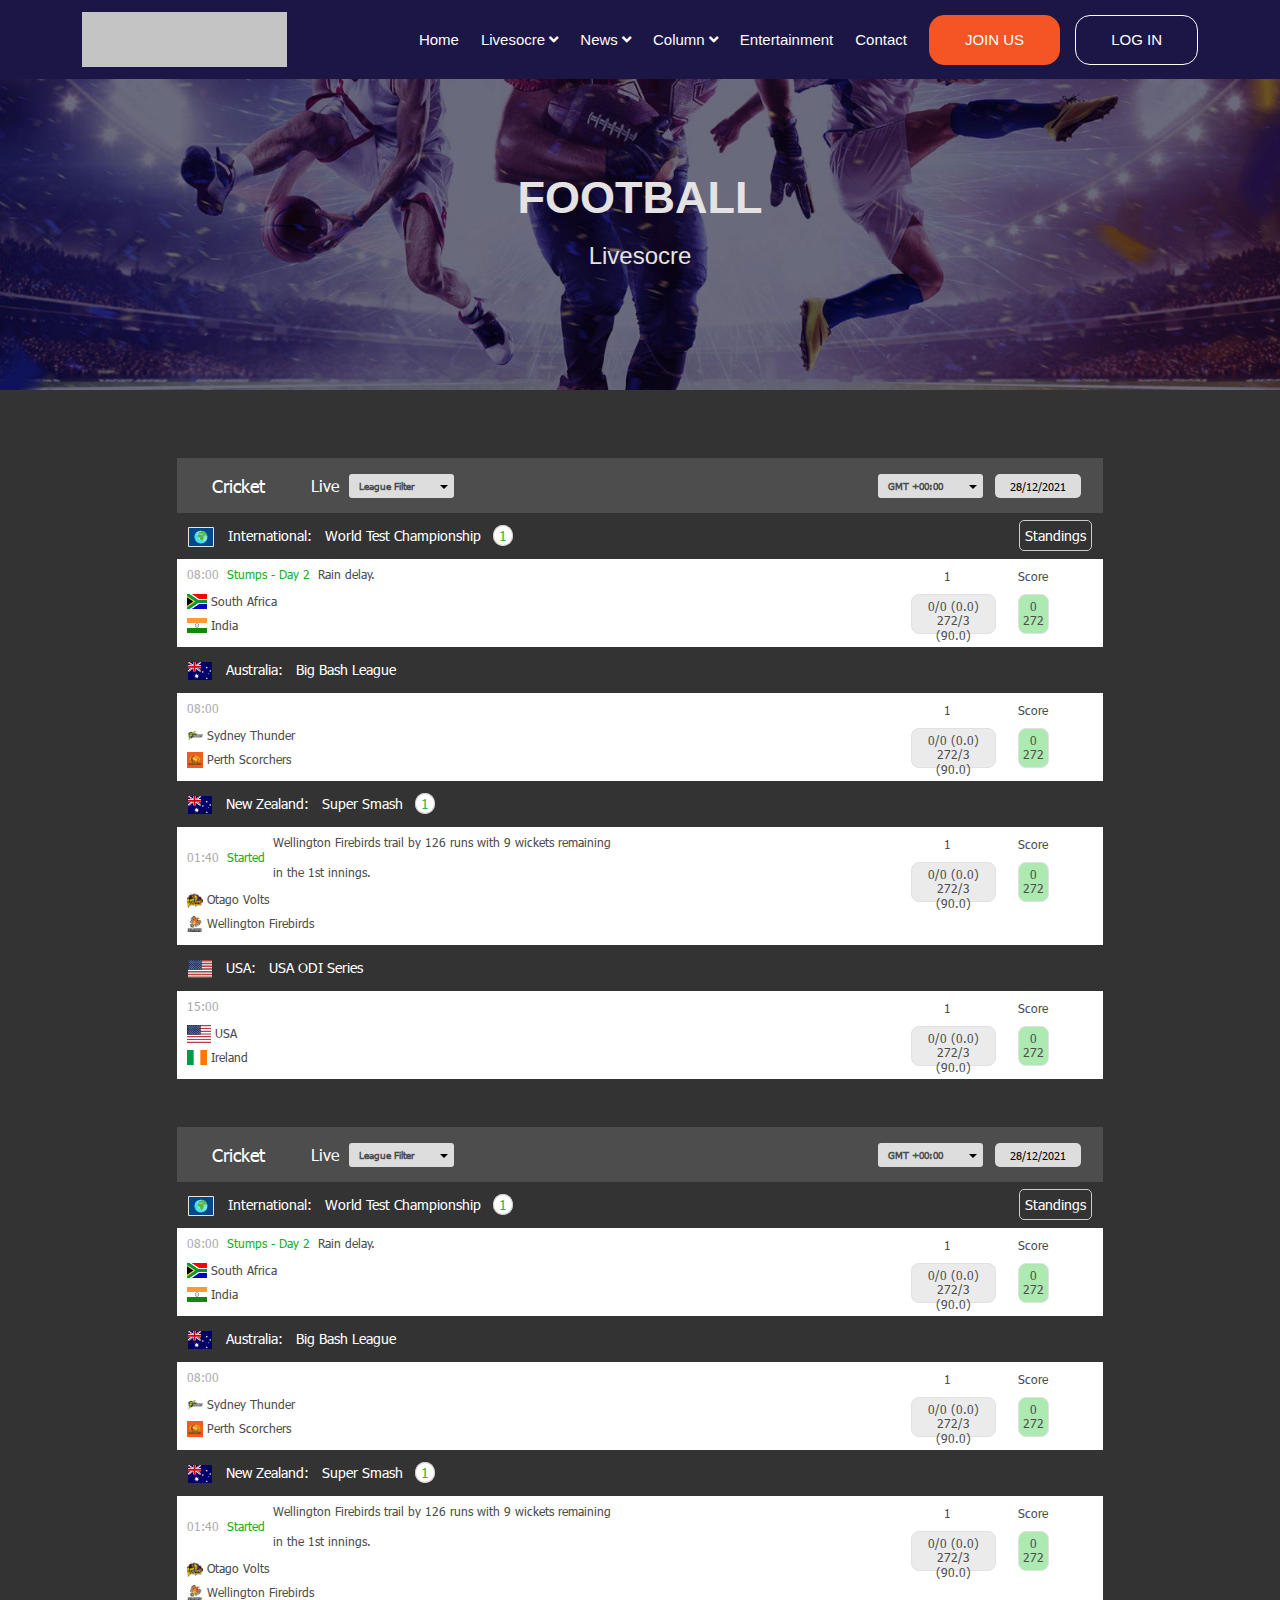
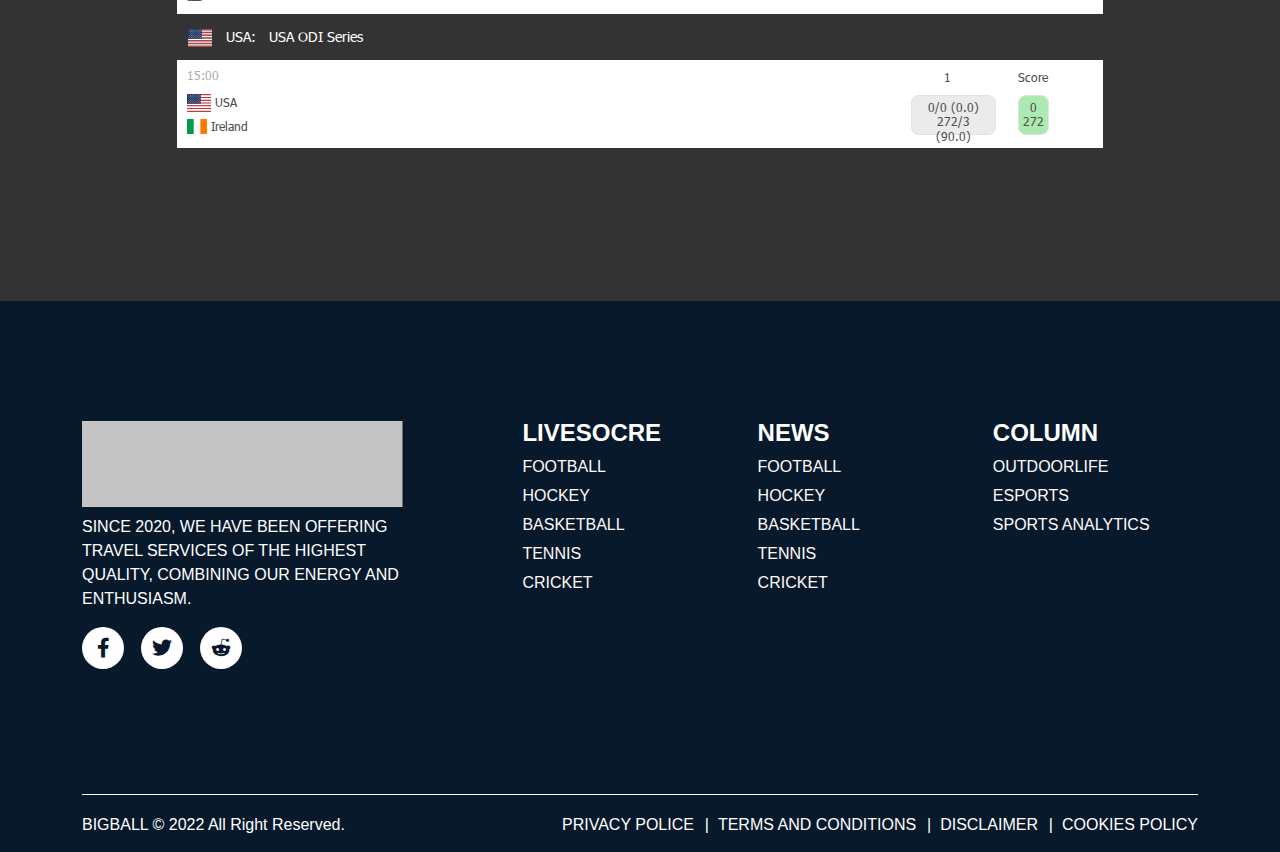
<file: livescor.html>
<!DOCTYPE html>
<html lang="en-us">
  <head>
    <meta charset="utf-8" />
    <title>Bigballs | Livesocre</title>
    <meta name="description" content="" />
    <meta name="viewport" content="width=device-width, initial-scale=1" />

    <!-- favicion -->
    <link rel="shortcut icon" href="assets/images" type="image/x-icon" />

    <link rel="stylesheet" href="assets/scss/css/bootstrap.css" />
    <link rel="stylesheet" href="assets/css/fontawesom.min.css" />
    <link rel="stylesheet" href="assets/css/owl.carousel.min.css" />
    <link rel="stylesheet" href="assets/css/owl.theme.default.min.css" />

    <!-- google fonts -->
    <link
      href="https://fonts.googleapis.com/css2?family=Oxygen:wght@300;400;700&display=swap"
      rel="stylesheet"
    />

    <link rel="stylesheet" href="assets/css/normalize.css" />
    <link rel="stylesheet" href="assets/css/style.css" />
    <link rel="stylesheet" href="assets/css/responsive.css" />
  </head>

  <body>
    <!--===========================================
	 				Start Header Area
	 ============================================-->
    <header class="Header_area py-12">
      <div class="container">
        <div class="row align-items-center justify-content-between">
          <div class="col-md-2 col-lg-3">
            <div class="logo">
              <a href="index.html"
                ><img src="assets/images/logo.png" alt="logo"
              /></a>
            </div>
          </div>
          <div class="col-md-10 col-lg-9">
            <nav class="header_menu d-flex justify-content-end">
              <ul class="d-flex align-items-center text-capitalize">
                <li><a href="index.html">home</a></li>
                <li>
                  <a href="javascript:void(0)"
                    >Livesocre <i class="fas fa-angle-down"></i>
                  </a>
                  <ul class="dorpdown_item">
                    <li><a href="#">item1</a></li>
                    <li><a href="#">item2</a></li>
                    <li><a href="#">item3</a></li>
                  </ul>
                </li>
                <li>
                  <a href="news.html">News <i class="fas fa-angle-down"></i></a>

                  <ul class="dorpdown_item">
                    <li><a href="#">item1</a></li>
                    <li><a href="#">item2</a></li>
                    <li><a href="#">item3</a></li>
                  </ul>
                </li>
                <li>
                  <a href="#">Column <i class="fas fa-angle-down"></i></a>

                  <ul class="dorpdown_item">
                    <li><a href="#">item1</a></li>
                    <li><a href="#">item2</a></li>
                    <li><a href="#">item3</a></li>
                  </ul>
                </li>
                <li><a href="promotion-pro.html">Entertainment</a></li>
                <li><a href="contact.html">Contact</a></li>
              </ul>
              <ul class="join_login_btn d-flex text-uppercase">
                <li><a href="#">JOIN US</a></li>
                <li><a href="#">LOG IN</a></li>
              </ul>
            </nav>
          </div>
        </div>
      </div>
    </header>
    <!--===========================================
	 				End Header Area 
	 ===========================================-->

    <!--===========================================
	 				Start Project Title Area
	 ===========================================-->
    <section
      class="project_title_area"
      style="
        background: url('assets/images/pj-title-bg.png') no-repeat scroll 0 0 /
          cover;
        padding-top: 102px;
        padding-bottom: 118px;
      "
    >
      <div class="container">
        <div class="row">
          <div class="col-md-12 col-lg-12">
            <h2 class="project-title text-center text-uppercase">FOOTBALL</h2>
            <h4 class="project_page_name text-center">Livesocre</h4>
          </div>
        </div>
      </div>
    </section>
    <!--===========================================
	 				End Project Title Area 
	 ===========================================-->

    <!--===========================================
	 			Start Sport_betting main Area 
	 ===========================================-->
    <div
      class="online_free_casino_game"
      style="
        background: var(--gray_color);
        padding-top: 68px;
        padding-bottom: 105px;
      "
    >
      <div class="container">
        <div class="row">
          <div class="col-md-10 offset-md-1">
            <div class="live_sport_match mb-5">
              <div
                class="live_soprt_series_header d-flex align-items-center justify-content-between"
                style="background: #4d4d4d; padding: 15px"
              >
                <ul class="d-flex align-items-center">
                  <li
                    style="
                      font-size: 18px;
                      line-height: 25px;
                      padding-right: 46px;
                      padding-left: 20px;
                      font-family: 'tahoma';
                    "
                  >
                    Cricket
                  </li>
                  <li class="d-flex align-items-center">
                    <span style="margin-right: 10px; font-family: 'tahoma'"
                      >Live</span
                    >
                    <span class="filter_option">
                      <form action="#">
                        <!-- select -->
                        <div
                          class="form-group"
                          data-aos="fade-up"
                          style="height: 24px"
                        >
                          <select id="must_have" class="form-control">
                            <option value="hide">League Filter</option>
                            <option value="1" rel="icon-temperature">
                              IPL
                            </option>
                            <option value="2">BCL</option>
                            <option value="3">BIG BASH</option>
                            <option value="3">CPL</option>
                            <option value="3">SUPER SMASH</option>
                          </select>
                        </div>
                        <!-- select -->
                      </form>
                    </span>
                  </li>
                </ul>
                <ul class="d-flex align-items-center justify-content-end">
                  <li class="filter_option">
                    <span class="" style="max-width: 105px; width: 100%">
                      <form action="#" style="max-width: 184px; width: 100%">
                        <!-- select -->
                        <div
                          class="form-group"
                          data-aos="fade-up"
                          style="height: 24px"
                        >
                          <select id="must_have" class="form-control">
                            <option value="hide">GMT +00:00</option>
                            <option value="-12:00">GMT -12:00</option>
                            <option value="-11:00">GMT -11:00</option>
                          </select>
                        </div>
                        <!-- select -->
                      </form>
                    </span>
                  </li>
                  <li class="filter_option">
                    <span
                      style="
                        font-size: 11px;
                        line-height: 21px;
                        font-family: 'tahoma';
                        padding: 5.5px 15px;
                        background: #dddddd;
                        border-radius: 5px;
                        margin-left: 12px;
                        color: #000;
                      "
                      >28/12/2021</span
                    >
                  </li>
                </ul>
              </div>
              <div class="live_score_series_list_item">
                <ul
                  class="live_score_series_title Standings d-flex align-items-center justify-content-between"
                  style="padding: 11px"
                >
                  <li>
                    <span
                      ><img
                        src="assets/images/cricket-flg/cricket_flg-1.svg"
                        alt="flage"
                        style="margin-right: 10px"
                    /></span>
                    <span>International:&nbsp;&nbsp;</span>
                    <span>World Test Championship&nbsp;&nbsp;</span>
                    <span
                      style="
                        padding: 0px 5px;
                        color: #30b83b;
                        background: #fff;
                        border: 1px solid #cccccc;
                        border-radius: 50%;
                      "
                      >1</span
                    >
                  </li>
                  <li>
                    <span
                      style="
                        padding: 5px;
                        border: 1px solid #cccccc;
                        border-radius: 5px;
                      "
                      >Standings</span
                    >
                  </li>
                </ul>
                <div
                  class="live_match_Cricket d-flex justify-content-between"
                  style="background: #fff; padding: 0px 54px 10px 10px"
                >
                  <ul>
                    <li class="d-flex align-items-center">
                      <span
                        style="
                          font-size: 12px;
                          line-height: 30px;
                          color: #acacac;
                          font-family: 'tahoma';
                        "
                        >08:00&nbsp;&nbsp;</span
                      >
                      <span
                        ><a
                          href="#"
                          style="
                            font-size: 12px;
                            line-height: 30px;
                            font-family: 'tahoma';
                            color: #20ad27;
                          "
                          >Stumps - Day 2&nbsp;&nbsp;</a
                        ></span
                      >
                      <span
                        style="
                          font-size: 12px;
                          line-height: 30px;
                          font-family: 'tahoma';
                          color: #4d4d4d;
                        "
                        >Rain delay.</span
                      >
                    </li>
                    <li>
                      <span
                        ><img
                          src="assets/images/cricket-flg/south-africa.svg"
                          alt="flage"
                      /></span>
                      <span
                        style="
                          font-size: 12px;
                          line-height: 14.48px;
                          font-family: 'tahoma';
                          color: #4d4d4d;
                        "
                        >South Africa</span
                      >
                    </li>
                    <li>
                      <span
                        ><img
                          src="assets/images/cricket-flg/india.svg"
                          alt="flage"
                      /></span>
                      <span
                        style="
                          font-size: 12px;
                          line-height: 14.48px;
                          font-family: 'tahoma';
                          color: #4d4d4d;
                        "
                        >India</span
                      >
                    </li>
                  </ul>
                  <ul class="live_score_count text-end">
                    <li class="d-inline-block">
                      <span
                        style="
                          max-width: 85px;
                          width: 100%;
                          text-align: center;
                          padding: 0 40px;
                        "
                        >1</span
                      >
                      <span
                        style="
                          padding: 10px 1px;
                          display: inline-block;
                          margin-left: 22px;
                        "
                        >Score</span
                      >
                    </li>
                    <li class="d-flex justify-content-end">
                      <span
                        style="
                          max-width: 85px;
                          width: 100%;
                          text-align: center;
                          border: 1px solid #e1e1e1;
                          background: #ebebeb;
                          height: 40px;
                          padding: 4px 8px;
                          border-radius: 8px;
                        "
                      >
                        <span class="d-block">0/0 (0.0)</span>
                        <span>272/3 (90.0)</span>
                      </span>
                      <span
                        style="
                          text-align: center;
                          border: 1px solid #e1e1e1;
                          background: #adeab2;
                          height: 40px;
                          padding: 4px 4px;
                          border-radius: 8px;
                          margin-left: 22px;
                        "
                      >
                        <span class="d-block">0</span>
                        <span>272</span>
                      </span>
                    </li>
                  </ul>
                </div>
              </div>
              <div class="live_score_series_list_item">
                <ul
                  class="live_score_series_title Standings d-flex align-items-center justify-content-between"
                  style="padding: 11px"
                >
                  <li>
                    <span
                      ><img
                        src="assets/images/cricket-flg/australia.svg"
                        alt="flage"
                        style="margin-right: 10px"
                    /></span>
                    <span>Australia:&nbsp;&nbsp;</span>
                    <span>Big Bash League&nbsp;&nbsp;</span>
                  </li>
                  <li>
                    <span
                      class="d-none"
                      style="
                        padding: 5px;
                        border: 1px solid #cccccc;
                        border-radius: 5px;
                      "
                      >Standings</span
                    >
                  </li>
                </ul>
                <div
                  class="live_match_Cricket d-flex justify-content-between"
                  style="background: #fff; padding: 0px 54px 10px 10px"
                >
                  <ul>
                    <li class="d-flex align-items-center">
                      <span
                        style="
                          font-size: 12px;
                          line-height: 30px;
                          color: #acacac;
                          font-family: 'tahoma';
                        "
                        >08:00&nbsp;&nbsp;</span
                      >
                    </li>
                    <li>
                      <span
                        ><img
                          src="assets/images/cricket-flg/thunder.svg"
                          alt="flage"
                      /></span>
                      <span
                        style="
                          font-size: 12px;
                          line-height: 14.48px;
                          font-family: 'tahoma';
                          color: #4d4d4d;
                        "
                        >Sydney Thunder</span
                      >
                    </li>
                    <li>
                      <span
                        ><img
                          src="assets/images/cricket-flg/pera.svg"
                          alt="flage"
                      /></span>
                      <span
                        style="
                          font-size: 12px;
                          line-height: 14.48px;
                          font-family: 'tahoma';
                          color: #4d4d4d;
                        "
                        >Perth Scorchers</span
                      >
                    </li>
                  </ul>
                  <ul class="live_score_count text-end">
                    <li class="d-inline-block">
                      <span
                        style="
                          max-width: 85px;
                          width: 100%;
                          text-align: center;
                          padding: 0 40px;
                        "
                        >1</span
                      >
                      <span
                        style="
                          padding: 10px 1px;
                          display: inline-block;
                          margin-left: 22px;
                        "
                        >Score</span
                      >
                    </li>
                    <li class="d-flex justify-content-end">
                      <span
                        style="
                          max-width: 85px;
                          width: 100%;
                          text-align: center;
                          border: 1px solid #e1e1e1;
                          background: #ebebeb;
                          height: 40px;
                          padding: 4px 8px;
                          border-radius: 8px;
                        "
                      >
                        <span class="d-block">0/0 (0.0)</span>
                        <span>272/3 (90.0)</span>
                      </span>
                      <span
                        style="
                          text-align: center;
                          border: 1px solid #e1e1e1;
                          background: #adeab2;
                          height: 40px;
                          padding: 4px 4px;
                          border-radius: 8px;
                          margin-left: 22px;
                        "
                      >
                        <span class="d-block">0</span>
                        <span>272</span>
                      </span>
                    </li>
                  </ul>
                </div>
              </div>
              <div class="live_score_series_list_item">
                <ul
                  class="live_score_series_title Standings d-flex align-items-center justify-content-between"
                  style="padding: 11px"
                >
                  <li>
                    <span
                      ><img
                        src="assets/images/cricket-flg/australia.svg"
                        alt="flage"
                        style="margin-right: 10px"
                    /></span>
                    <span>New Zealand:&nbsp;&nbsp;</span>
                    <span>Super Smash&nbsp;&nbsp;</span>
                    <span
                      style="
                        padding: 0px 5px;
                        color: #30b83b;
                        background: #fff;
                        border: 1px solid #cccccc;
                        border-radius: 50%;
                      "
                      >1</span
                    >
                  </li>
                  <li>
                    <span
                      class="d-none"
                      style="
                        padding: 5px;
                        border: 1px solid #cccccc;
                        border-radius: 5px;
                      "
                      >Standings</span
                    >
                  </li>
                </ul>
                <div
                  class="live_match_Cricket d-flex justify-content-between"
                  style="background: #fff; padding: 0px 54px 10px 10px"
                >
                  <ul>
                    <li class="d-flex align-items-center">
                      <span
                        style="
                          font-size: 12px;
                          line-height: 30px;
                          color: #acacac;
                          font-family: 'tahoma';
                        "
                        >01:40&nbsp;&nbsp;</span
                      >
                      <span
                        ><a
                          href="#"
                          style="
                            font-size: 12px;
                            line-height: 30px;
                            font-family: 'tahoma';
                            color: #20ad27;
                          "
                          >Started&nbsp;&nbsp;</a
                        ></span
                      >
                      <span
                        style="
                          font-size: 12px;
                          line-height: 30px;
                          font-family: 'tahoma';
                          color: #4d4d4d;
                        "
                        >Wellington Firebirds trail by 126 runs with 9 wickets
                        remaining in the 1st innings.</span
                      >
                    </li>
                    <li>
                      <span
                        ><img
                          src="assets/images/cricket-flg/otago.svg"
                          alt="flage"
                      /></span>
                      <span
                        style="
                          font-size: 12px;
                          line-height: 14.48px;
                          font-family: 'tahoma';
                          color: #4d4d4d;
                        "
                        >Otago Volts</span
                      >
                    </li>
                    <li>
                      <span
                        ><img
                          src="assets/images/cricket-flg/welling.svg"
                          alt="flage"
                      /></span>
                      <span
                        style="
                          font-size: 12px;
                          line-height: 14.48px;
                          font-family: 'tahoma';
                          color: #4d4d4d;
                        "
                        >Wellington Firebirds</span
                      >
                    </li>
                  </ul>
                  <ul class="live_score_count text-end">
                    <li class="d-inline-block">
                      <span
                        style="
                          max-width: 85px;
                          width: 100%;
                          text-align: center;
                          padding: 0 40px;
                        "
                        >1</span
                      >
                      <span
                        style="
                          padding: 10px 1px;
                          display: inline-block;
                          margin-left: 22px;
                        "
                        >Score</span
                      >
                    </li>
                    <li class="d-flex justify-content-end">
                      <span
                        style="
                          max-width: 85px;
                          width: 100%;
                          text-align: center;
                          border: 1px solid #e1e1e1;
                          background: #ebebeb;
                          height: 40px;
                          padding: 4px 8px;
                          border-radius: 8px;
                        "
                      >
                        <span class="d-block">0/0 (0.0)</span>
                        <span>272/3 (90.0)</span>
                      </span>
                      <span
                        style="
                          text-align: center;
                          border: 1px solid #e1e1e1;
                          background: #adeab2;
                          height: 40px;
                          padding: 4px 4px;
                          border-radius: 8px;
                          margin-left: 22px;
                        "
                      >
                        <span class="d-block">0</span>
                        <span>272</span>
                      </span>
                    </li>
                  </ul>
                </div>
              </div>
              <div class="live_score_series_list_item">
                <ul
                  class="live_score_series_title Standings d-flex align-items-center justify-content-between"
                  style="padding: 11px"
                >
                  <li>
                    <span
                      ><img
                        src="assets/images/cricket-flg/usa.svg"
                        alt="flage"
                        style="margin-right: 10px"
                    /></span>
                    <span>USA:&nbsp;&nbsp;</span>
                    <span>USA ODI Series&nbsp;&nbsp;</span>
                  </li>
                  <li>
                    <span
                      class="d-none"
                      style="
                        padding: 5px;
                        border: 1px solid #cccccc;
                        border-radius: 5px;
                      "
                      >Standings</span
                    >
                  </li>
                </ul>
                <div
                  class="live_match_Cricket d-flex justify-content-between"
                  style="background: #fff; padding: 0px 54px 10px 10px"
                >
                  <ul>
                    <li class="d-flex align-items-center">
                      <span
                        style="
                          font-size: 12px;
                          line-height: 30px;
                          color: #acacac;
                          font-family: 'tahoma';
                        "
                      >
                        15:00&nbsp;&nbsp;
                      </span>
                    </li>
                    <li>
                      <span
                        ><img
                          src="assets/images/cricket-flg/usa.svg"
                          alt="flage"
                      /></span>
                      <span
                        style="
                          font-size: 12px;
                          line-height: 14.48px;
                          font-family: 'tahoma';
                          color: #4d4d4d;
                        "
                        >USA</span
                      >
                    </li>
                    <li>
                      <span
                        ><img
                          src="assets/images/cricket-flg/ireland.svg"
                          alt="flage"
                      /></span>
                      <span
                        style="
                          font-size: 12px;
                          line-height: 14.48px;
                          font-family: 'tahoma';
                          color: #4d4d4d;
                        "
                        >Ireland</span
                      >
                    </li>
                  </ul>
                  <ul class="live_score_count text-end">
                    <li class="d-inline-block">
                      <span
                        style="
                          max-width: 85px;
                          width: 100%;
                          text-align: center;
                          padding: 0 40px;
                        "
                        >1</span
                      >
                      <span
                        style="
                          padding: 10px 1px;
                          display: inline-block;
                          margin-left: 22px;
                        "
                        >Score</span
                      >
                    </li>
                    <li class="d-flex justify-content-end">
                      <span
                        style="
                          max-width: 85px;
                          width: 100%;
                          text-align: center;
                          border: 1px solid #e1e1e1;
                          background: #ebebeb;
                          height: 40px;
                          padding: 4px 8px;
                          border-radius: 8px;
                        "
                      >
                        <span class="d-block">0/0 (0.0)</span>
                        <span>272/3 (90.0)</span>
                      </span>
                      <span
                        style="
                          text-align: center;
                          border: 1px solid #e1e1e1;
                          background: #adeab2;
                          height: 40px;
                          padding: 4px 4px;
                          border-radius: 8px;
                          margin-left: 22px;
                        "
                      >
                        <span class="d-block">0</span>
                        <span>272</span>
                      </span>
                    </li>
                  </ul>
                </div>
              </div>
            </div>
            <div class="live_sport_match mb-5">
              <div
                class="live_soprt_series_header d-flex align-items-center justify-content-between"
                style="background: #4d4d4d; padding: 15px"
              >
                <ul class="d-flex align-items-center">
                  <li
                    style="
                      font-size: 18px;
                      line-height: 25px;
                      padding-right: 46px;
                      padding-left: 20px;
                      font-family: 'tahoma';
                    "
                  >
                    Cricket
                  </li>
                  <li class="d-flex align-items-center">
                    <span style="margin-right: 10px; font-family: 'tahoma'"
                      >Live</span
                    >
                    <span class="filter_option">
                      <form action="#">
                        <!-- select -->
                        <div
                          class="form-group"
                          data-aos="fade-up"
                          style="height: 24px"
                        >
                          <select id="must_have" class="form-control">
                            <option value="hide">League Filter</option>
                            <option value="1" rel="icon-temperature">
                              IPL
                            </option>
                            <option value="2">BCL</option>
                            <option value="3">BIG BASH</option>
                            <option value="3">CPL</option>
                            <option value="3">SUPER SMASH</option>
                          </select>
                        </div>
                        <!-- select -->
                      </form>
                    </span>
                  </li>
                </ul>
                <ul class="d-flex align-items-center justify-content-end">
                  <li class="filter_option">
                    <span class="" style="max-width: 105px; width: 100%">
                      <form action="#" style="max-width: 184px; width: 100%">
                        <!-- select -->
                        <div
                          class="form-group"
                          data-aos="fade-up"
                          style="height: 24px"
                        >
                          <select id="must_have" class="form-control">
                            <option value="hide">GMT +00:00</option>
                            <option value="-12:00">GMT -12:00</option>
                            <option value="-11:00">GMT -11:00</option>
                          </select>
                        </div>
                        <!-- select -->
                      </form>
                    </span>
                  </li>
                  <li class="filter_option">
                    <span
                      style="
                        font-size: 11px;
                        line-height: 21px;
                        font-family: 'tahoma';
                        padding: 5.5px 15px;
                        background: #dddddd;
                        border-radius: 5px;
                        margin-left: 12px;
                        color: #000;
                      "
                      >28/12/2021</span
                    >
                  </li>
                </ul>
              </div>
              <div class="live_score_series_list_item">
                <ul
                  class="live_score_series_title Standings d-flex align-items-center justify-content-between"
                  style="padding: 11px"
                >
                  <li>
                    <span
                      ><img
                        src="assets/images/cricket-flg/cricket_flg-1.svg"
                        alt="flage"
                        style="margin-right: 10px"
                    /></span>
                    <span>International:&nbsp;&nbsp;</span>
                    <span>World Test Championship&nbsp;&nbsp;</span>
                    <span
                      style="
                        padding: 0px 5px;
                        color: #30b83b;
                        background: #fff;
                        border: 1px solid #cccccc;
                        border-radius: 50%;
                      "
                      >1</span
                    >
                  </li>
                  <li>
                    <span
                      style="
                        padding: 5px;
                        border: 1px solid #cccccc;
                        border-radius: 5px;
                      "
                      >Standings</span
                    >
                  </li>
                </ul>
                <div
                  class="live_match_Cricket d-flex justify-content-between"
                  style="background: #fff; padding: 0px 54px 10px 10px"
                >
                  <ul>
                    <li class="d-flex align-items-center">
                      <span
                        style="
                          font-size: 12px;
                          line-height: 30px;
                          color: #acacac;
                          font-family: 'tahoma';
                        "
                        >08:00&nbsp;&nbsp;</span
                      >
                      <span
                        ><a
                          href="#"
                          style="
                            font-size: 12px;
                            line-height: 30px;
                            font-family: 'tahoma';
                            color: #20ad27;
                          "
                          >Stumps - Day 2&nbsp;&nbsp;</a
                        ></span
                      >
                      <span
                        style="
                          font-size: 12px;
                          line-height: 30px;
                          font-family: 'tahoma';
                          color: #4d4d4d;
                        "
                        >Rain delay.</span
                      >
                    </li>
                    <li>
                      <span
                        ><img
                          src="assets/images/cricket-flg/south-africa.svg"
                          alt="flage"
                      /></span>
                      <span
                        style="
                          font-size: 12px;
                          line-height: 14.48px;
                          font-family: 'tahoma';
                          color: #4d4d4d;
                        "
                        >South Africa</span
                      >
                    </li>
                    <li>
                      <span
                        ><img
                          src="assets/images/cricket-flg/india.svg"
                          alt="flage"
                      /></span>
                      <span
                        style="
                          font-size: 12px;
                          line-height: 14.48px;
                          font-family: 'tahoma';
                          color: #4d4d4d;
                        "
                        >India</span
                      >
                    </li>
                  </ul>
                  <ul class="live_score_count text-end">
                    <li class="d-inline-block">
                      <span
                        style="
                          max-width: 85px;
                          width: 100%;
                          text-align: center;
                          padding: 0 40px;
                        "
                        >1</span
                      >
                      <span
                        style="
                          padding: 10px 1px;
                          display: inline-block;
                          margin-left: 22px;
                        "
                        >Score</span
                      >
                    </li>
                    <li class="d-flex justify-content-end">
                      <span
                        style="
                          max-width: 85px;
                          width: 100%;
                          text-align: center;
                          border: 1px solid #e1e1e1;
                          background: #ebebeb;
                          height: 40px;
                          padding: 4px 8px;
                          border-radius: 8px;
                        "
                      >
                        <span class="d-block">0/0 (0.0)</span>
                        <span>272/3 (90.0)</span>
                      </span>
                      <span
                        style="
                          text-align: center;
                          border: 1px solid #e1e1e1;
                          background: #adeab2;
                          height: 40px;
                          padding: 4px 4px;
                          border-radius: 8px;
                          margin-left: 22px;
                        "
                      >
                        <span class="d-block">0</span>
                        <span>272</span>
                      </span>
                    </li>
                  </ul>
                </div>
              </div>
              <div class="live_score_series_list_item">
                <ul
                  class="live_score_series_title Standings d-flex align-items-center justify-content-between"
                  style="padding: 11px"
                >
                  <li>
                    <span
                      ><img
                        src="assets/images/cricket-flg/australia.svg"
                        alt="flage"
                        style="margin-right: 10px"
                    /></span>
                    <span>Australia:&nbsp;&nbsp;</span>
                    <span>Big Bash League&nbsp;&nbsp;</span>
                  </li>
                  <li>
                    <span
                      class="d-none"
                      style="
                        padding: 5px;
                        border: 1px solid #cccccc;
                        border-radius: 5px;
                      "
                      >Standings</span
                    >
                  </li>
                </ul>
                <div
                  class="live_match_Cricket d-flex justify-content-between"
                  style="background: #fff; padding: 0px 54px 10px 10px"
                >
                  <ul>
                    <li class="d-flex align-items-center">
                      <span
                        style="
                          font-size: 12px;
                          line-height: 30px;
                          color: #acacac;
                          font-family: 'tahoma';
                        "
                        >08:00&nbsp;&nbsp;</span
                      >
                    </li>
                    <li>
                      <span
                        ><img
                          src="assets/images/cricket-flg/thunder.svg"
                          alt="flage"
                      /></span>
                      <span
                        style="
                          font-size: 12px;
                          line-height: 14.48px;
                          font-family: 'tahoma';
                          color: #4d4d4d;
                        "
                        >Sydney Thunder</span
                      >
                    </li>
                    <li>
                      <span
                        ><img
                          src="assets/images/cricket-flg/pera.svg"
                          alt="flage"
                      /></span>
                      <span
                        style="
                          font-size: 12px;
                          line-height: 14.48px;
                          font-family: 'tahoma';
                          color: #4d4d4d;
                        "
                        >Perth Scorchers</span
                      >
                    </li>
                  </ul>
                  <ul class="live_score_count text-end">
                    <li class="d-inline-block">
                      <span
                        style="
                          max-width: 85px;
                          width: 100%;
                          text-align: center;
                          padding: 0 40px;
                        "
                        >1</span
                      >
                      <span
                        style="
                          padding: 10px 1px;
                          display: inline-block;
                          margin-left: 22px;
                        "
                        >Score</span
                      >
                    </li>
                    <li class="d-flex justify-content-end">
                      <span
                        style="
                          max-width: 85px;
                          width: 100%;
                          text-align: center;
                          border: 1px solid #e1e1e1;
                          background: #ebebeb;
                          height: 40px;
                          padding: 4px 8px;
                          border-radius: 8px;
                        "
                      >
                        <span class="d-block">0/0 (0.0)</span>
                        <span>272/3 (90.0)</span>
                      </span>
                      <span
                        style="
                          text-align: center;
                          border: 1px solid #e1e1e1;
                          background: #adeab2;
                          height: 40px;
                          padding: 4px 4px;
                          border-radius: 8px;
                          margin-left: 22px;
                        "
                      >
                        <span class="d-block">0</span>
                        <span>272</span>
                      </span>
                    </li>
                  </ul>
                </div>
              </div>
              <div class="live_score_series_list_item">
                <ul
                  class="live_score_series_title Standings d-flex align-items-center justify-content-between"
                  style="padding: 11px"
                >
                  <li>
                    <span
                      ><img
                        src="assets/images/cricket-flg/australia.svg"
                        alt="flage"
                        style="margin-right: 10px"
                    /></span>
                    <span>New Zealand:&nbsp;&nbsp;</span>
                    <span>Super Smash&nbsp;&nbsp;</span>
                    <span
                      style="
                        padding: 0px 5px;
                        color: #30b83b;
                        background: #fff;
                        border: 1px solid #cccccc;
                        border-radius: 50%;
                      "
                      >1</span
                    >
                  </li>
                  <li>
                    <span
                      class="d-none"
                      style="
                        padding: 5px;
                        border: 1px solid #cccccc;
                        border-radius: 5px;
                      "
                      >Standings</span
                    >
                  </li>
                </ul>
                <div
                  class="live_match_Cricket d-flex justify-content-between"
                  style="background: #fff; padding: 0px 54px 10px 10px"
                >
                  <ul>
                    <li class="d-flex align-items-center">
                      <span
                        style="
                          font-size: 12px;
                          line-height: 30px;
                          color: #acacac;
                          font-family: 'tahoma';
                        "
                        >01:40&nbsp;&nbsp;</span
                      >
                      <span
                        ><a
                          href="#"
                          style="
                            font-size: 12px;
                            line-height: 30px;
                            font-family: 'tahoma';
                            color: #20ad27;
                          "
                          >Started&nbsp;&nbsp;</a
                        ></span
                      >
                      <span
                        style="
                          font-size: 12px;
                          line-height: 30px;
                          font-family: 'tahoma';
                          color: #4d4d4d;
                        "
                        >Wellington Firebirds trail by 126 runs with 9 wickets
                        remaining in the 1st innings.</span
                      >
                    </li>
                    <li>
                      <span
                        ><img
                          src="assets/images/cricket-flg/otago.svg"
                          alt="flage"
                      /></span>
                      <span
                        style="
                          font-size: 12px;
                          line-height: 14.48px;
                          font-family: 'tahoma';
                          color: #4d4d4d;
                        "
                        >Otago Volts</span
                      >
                    </li>
                    <li>
                      <span
                        ><img
                          src="assets/images/cricket-flg/welling.svg"
                          alt="flage"
                      /></span>
                      <span
                        style="
                          font-size: 12px;
                          line-height: 14.48px;
                          font-family: 'tahoma';
                          color: #4d4d4d;
                        "
                        >Wellington Firebirds</span
                      >
                    </li>
                  </ul>
                  <ul class="live_score_count text-end">
                    <li class="d-inline-block">
                      <span
                        style="
                          max-width: 85px;
                          width: 100%;
                          text-align: center;
                          padding: 0 40px;
                        "
                        >1</span
                      >
                      <span
                        style="
                          padding: 10px 1px;
                          display: inline-block;
                          margin-left: 22px;
                        "
                        >Score</span
                      >
                    </li>
                    <li class="d-flex justify-content-end">
                      <span
                        style="
                          max-width: 85px;
                          width: 100%;
                          text-align: center;
                          border: 1px solid #e1e1e1;
                          background: #ebebeb;
                          height: 40px;
                          padding: 4px 8px;
                          border-radius: 8px;
                        "
                      >
                        <span class="d-block">0/0 (0.0)</span>
                        <span>272/3 (90.0)</span>
                      </span>
                      <span
                        style="
                          text-align: center;
                          border: 1px solid #e1e1e1;
                          background: #adeab2;
                          height: 40px;
                          padding: 4px 4px;
                          border-radius: 8px;
                          margin-left: 22px;
                        "
                      >
                        <span class="d-block">0</span>
                        <span>272</span>
                      </span>
                    </li>
                  </ul>
                </div>
              </div>
              <div class="live_score_series_list_item">
                <ul
                  class="live_score_series_title Standings d-flex align-items-center justify-content-between"
                  style="padding: 11px"
                >
                  <li>
                    <span
                      ><img
                        src="assets/images/cricket-flg/usa.svg"
                        alt="flage"
                        style="margin-right: 10px"
                    /></span>
                    <span>USA:&nbsp;&nbsp;</span>
                    <span>USA ODI Series&nbsp;&nbsp;</span>
                  </li>
                  <li>
                    <span
                      class="d-none"
                      style="
                        padding: 5px;
                        border: 1px solid #cccccc;
                        border-radius: 5px;
                      "
                      >Standings</span
                    >
                  </li>
                </ul>
                <div
                  class="live_match_Cricket d-flex justify-content-between"
                  style="background: #fff; padding: 0px 54px 10px 10px"
                >
                  <ul>
                    <li class="d-flex align-items-center">
                      <span
                        style="
                          font-size: 12px;
                          line-height: 30px;
                          color: #acacac;
                          font-family: 'tahoma';
                        "
                      >
                        15:00&nbsp;&nbsp;
                      </span>
                    </li>
                    <li>
                      <span
                        ><img
                          src="assets/images/cricket-flg/usa.svg"
                          alt="flage"
                      /></span>
                      <span
                        style="
                          font-size: 12px;
                          line-height: 14.48px;
                          font-family: 'tahoma';
                          color: #4d4d4d;
                        "
                        >USA</span
                      >
                    </li>
                    <li>
                      <span
                        ><img
                          src="assets/images/cricket-flg/ireland.svg"
                          alt="flage"
                      /></span>
                      <span
                        style="
                          font-size: 12px;
                          line-height: 14.48px;
                          font-family: 'tahoma';
                          color: #4d4d4d;
                        "
                        >Ireland</span
                      >
                    </li>
                  </ul>
                  <ul class="live_score_count text-end">
                    <li class="d-inline-block">
                      <span
                        style="
                          max-width: 85px;
                          width: 100%;
                          text-align: center;
                          padding: 0 40px;
                        "
                        >1</span
                      >
                      <span
                        style="
                          padding: 10px 1px;
                          display: inline-block;
                          margin-left: 22px;
                        "
                        >Score</span
                      >
                    </li>
                    <li class="d-flex justify-content-end">
                      <span
                        style="
                          max-width: 85px;
                          width: 100%;
                          text-align: center;
                          border: 1px solid #e1e1e1;
                          background: #ebebeb;
                          height: 40px;
                          padding: 4px 8px;
                          border-radius: 8px;
                        "
                      >
                        <span class="d-block">0/0 (0.0)</span>
                        <span>272/3 (90.0)</span>
                      </span>
                      <span
                        style="
                          text-align: center;
                          border: 1px solid #e1e1e1;
                          background: #adeab2;
                          height: 40px;
                          padding: 4px 4px;
                          border-radius: 8px;
                          margin-left: 22px;
                        "
                      >
                        <span class="d-block">0</span>
                        <span>272</span>
                      </span>
                    </li>
                  </ul>
                </div>
              </div>
            </div>
          </div>
        </div>
      </div>
    </div>

    <!--===========================================
	 			End Sport_betting main Area 	 
	===========================================-->

    <!--===========================================
	 				Start Socket Area 
	 ===========================================-->
    <footer class="footer_top_area">
      <div class="container">
        <div class="footer_top_section f_t_with_custom">
          <!-- single_items -->
          <div class="footer_top_single_item">
            <div class="footer_logo">
              <a href="index.html"
                ><img src="assets/images/footer-logo.png" alt="footer-logo"
              /></a>
            </div>
            <p class="mt-2 text-uppercase">
              Since 2020, we have been offering travel services of the highest
              quality, combining our energy and enthusiasm.
            </p>
            <div class="social_icon mt-3">
              <ul>
                <li>
                  <a href="#"><i class="fab fa-facebook-f"></i></a>
                </li>
                <li>
                  <a href="#"><i class="fab fa-twitter"></i></a>
                </li>
                <li>
                  <a href="#"><i class="fab fa-reddit-alien"></i></a>
                </li>
              </ul>
            </div>
          </div>
          <!-- single_items -->
          <div class="footer_top_single_item">
            <h2 class="text-uppercase">Livesocre</h2>
            <ul class="text-uppercase">
              <li><a href="#">Football</a></li>
              <li><a href="#">Hockey</a></li>
              <li><a href="#">Basketball</a></li>
              <li><a href="#">Tennis </a></li>
              <li><a href="#">Cricket</a></li>
            </ul>
          </div>
          <!-- single_items -->
          <div class="footer_top_single_item">
            <h2 class="text-uppercase">NEWS</h2>
            <ul class="text-uppercase">
              <li><a href="#">Football</a></li>
              <li><a href="#">Hockey</a></li>
              <li><a href="#">Basketball</a></li>
              <li><a href="#">Tennis</a></li>
              <li><a href="#">Cricket</a></li>
            </ul>
          </div>
          <!-- </div> -->
          <!-- single_items -->
          <div class="footer_top_single_item">
            <h2 class="text-uppercase">column</h2>
            <ul class="text-uppercase">
              <li><a href="#">outdoorlife</a></li>
              <li><a href="#">esports</a></li>
              <li><a href="#">sports analytics</a></li>
            </ul>
          </div>
        </div>

        <!-- socket-area -->
        <div class="row socket_area">
          <div class="col-md-12">
            <div class="socket_border_top"></div>
          </div>
          <div class="col-md-4 col-lg-4">
            <p class="copy_right">BIGBALL © 2022 All Right Reserved.</p>
          </div>
          <div class="col-md-8 col-lg-8">
            <div class="socket_menu">
              <ul>
                <li><a href="#">privacy police</a></li>
                <li><a href="#">Terms and Conditions</a></li>
                <li><a href="#">Disclaimer</a></li>
                <li><a href="#">Cookies Policy</a></li>
              </ul>
            </div>
          </div>
        </div>
      </div>
    </footer>
    <!--===========================================
     End Socket Area 
  ===========================================-->

    <!-- script file -->
    <script src="assets/js/jquery.min.js"></script>
    <script src="assets/js/popper.min.js"></script>
    <script src="assets/js/bootstrap.min.js"></script>
    <script src="https://cdn.jsdelivr.net/npm/bootstrap@5.1.3/dist/js/bootstrap.bundle.min.js"></script>
    <script src="assets/js/fontawesome.min.js"></script>
    <script src="assets/js/owl.carousel.min.js"></script>
    <script src="assets/js/scripts.js"></script>
  </body>
</html>
</file>
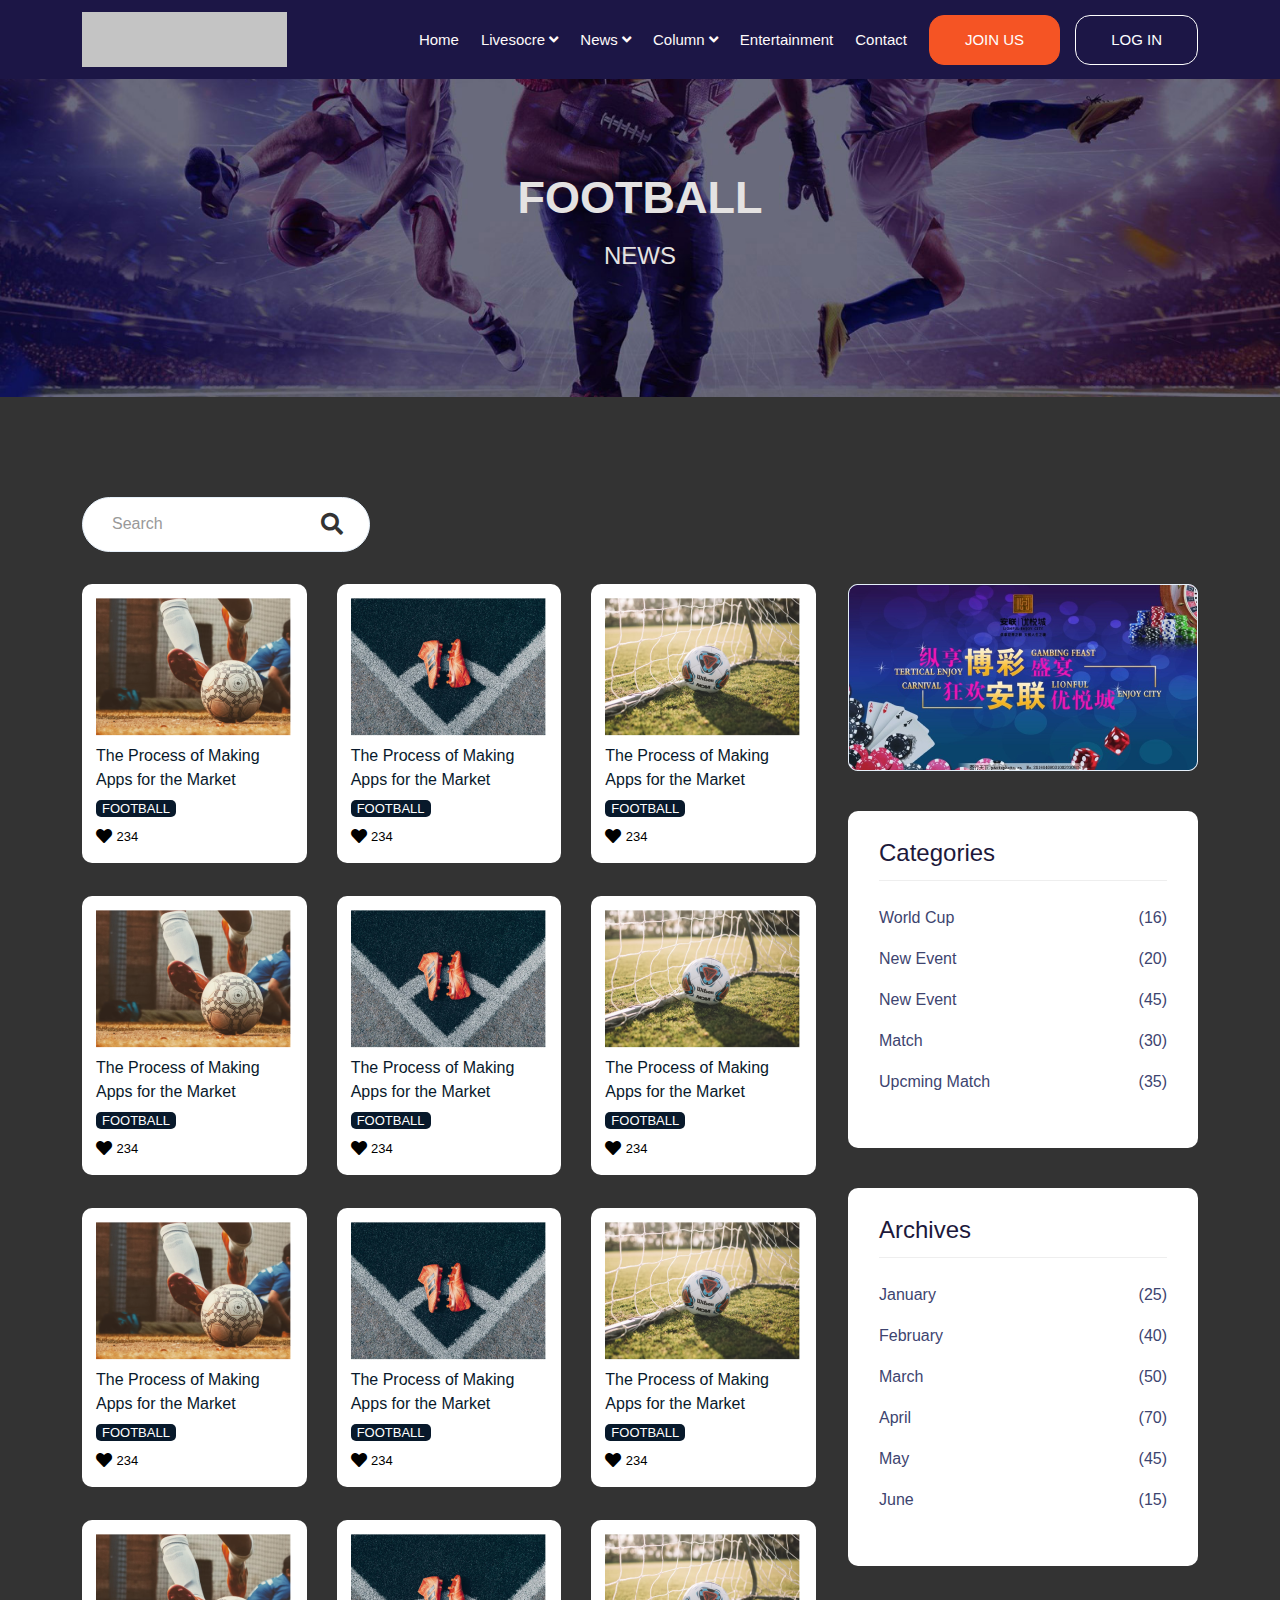
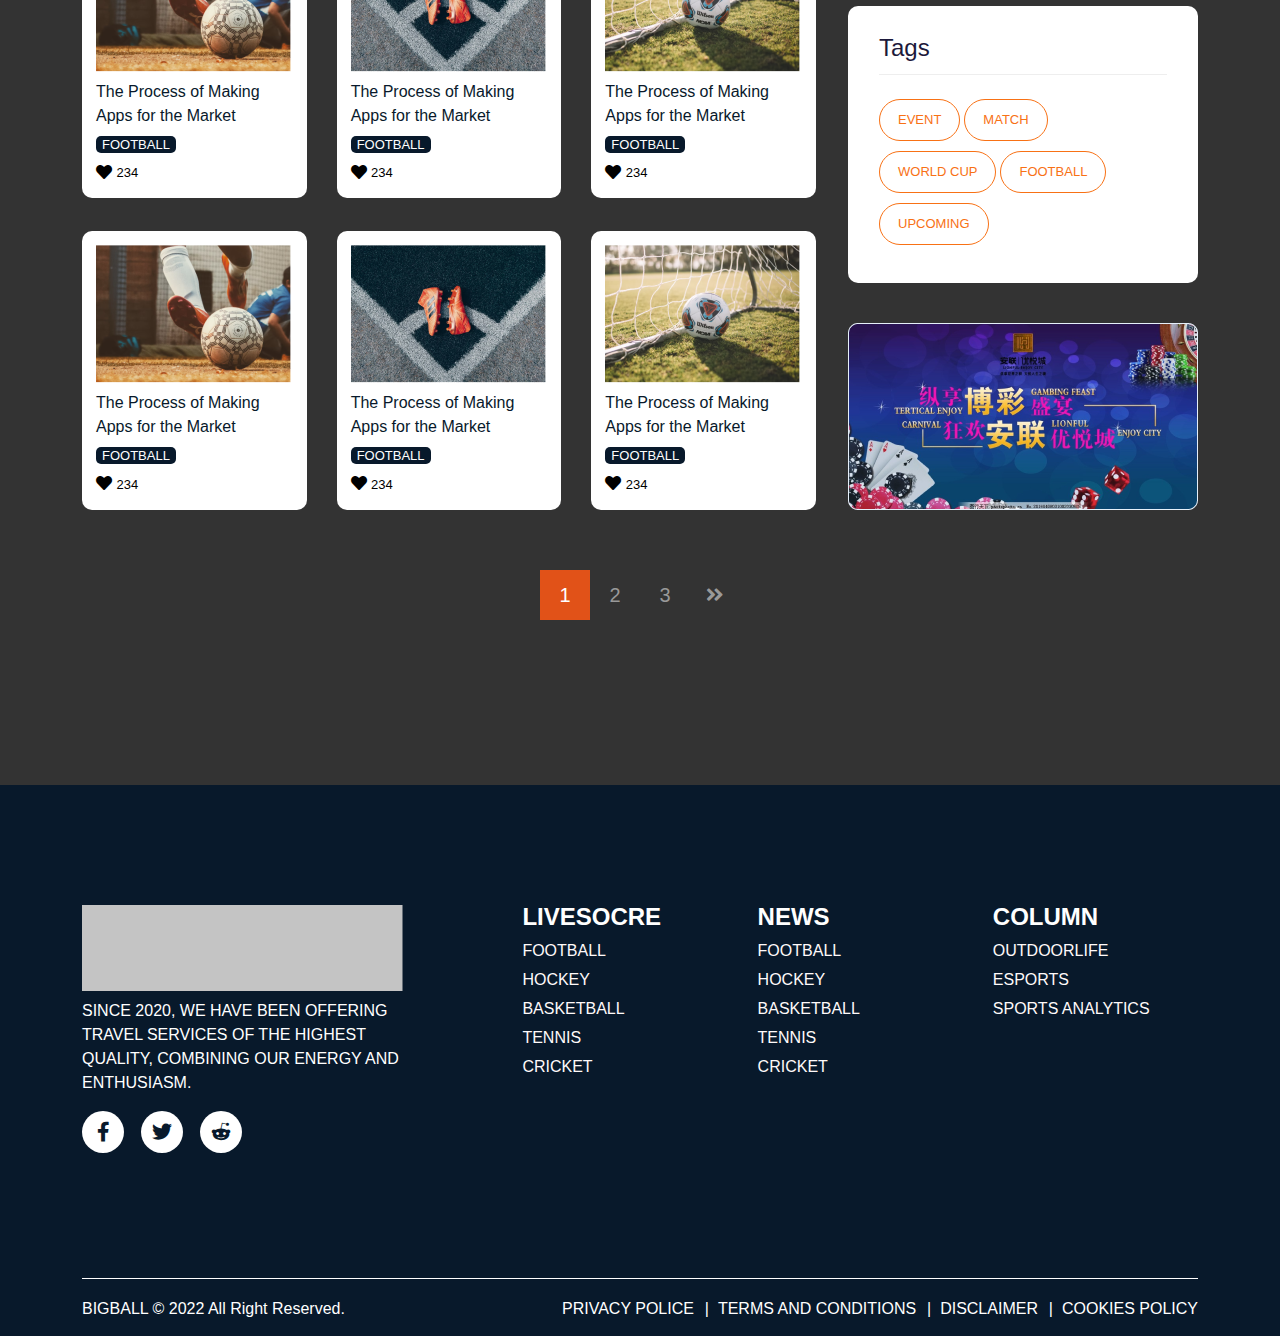
<file: news.html>
<!DOCTYPE html>
<html lang="en-us">
  <head>
    <meta charset="utf-8" />
    <title>Bigballs | News</title>
    <meta name="description" content="" />
    <meta name="viewport" content="width=device-width, initial-scale=1" />

    <!-- favicion -->
    <link rel="shortcut icon" href="assets/images" type="image/x-icon" />

    <link rel="stylesheet" href="assets/scss/css/bootstrap.css" />
    <link rel="stylesheet" href="assets/css/fontawesom.min.css" />
    <link rel="stylesheet" href="assets/css/owl.carousel.min.css" />
    <link rel="stylesheet" href="assets/css/owl.theme.default.min.css" />

    <!-- google fonts -->
    <link
      href="https://fonts.googleapis.com/css2?family=Oxygen:wght@300;400;700&display=swap"
      rel="stylesheet"
    />

    <link rel="stylesheet" href="assets/css/normalize.css" />
    <link rel="stylesheet" href="assets/css/style.css" />
    <link rel="stylesheet" href="assets/css/responsive.css" />
  </head>

  <body>
    <!--===========================================
	 				Start Header Area
	 ============================================-->
    <header class="Header_area py-12">
      <div class="container">
        <div class="row align-items-center justify-content-between">
          <div class="col-md-2 col-lg-3">
            <div class="logo">
              <a href="index.html"
                ><img src="assets/images/logo.png" alt="logo"
              /></a>
            </div>
          </div>
          <div class="col-md-10 col-lg-9">
            <nav class="header_menu d-flex justify-content-end">
              <ul class="d-flex align-items-center text-capitalize">
                <li><a href="index.html">home</a></li>
                <li>
                  <a href="javascript:void(0)"
                    >Livesocre <i class="fas fa-angle-down"></i>
                  </a>
                  <ul class="dorpdown_item">
                    <li><a href="#">item1</a></li>
                    <li><a href="#">item2</a></li>
                    <li><a href="#">item3</a></li>
                  </ul>
                </li>
                <li>
                  <a href="news.html">News <i class="fas fa-angle-down"></i></a>

                  <ul class="dorpdown_item">
                    <li><a href="#">item1</a></li>
                    <li><a href="#">item2</a></li>
                    <li><a href="#">item3</a></li>
                  </ul>
                </li>
                <li>
                  <a href="#">Column <i class="fas fa-angle-down"></i></a>

                  <ul class="dorpdown_item">
                    <li><a href="#">item1</a></li>
                    <li><a href="#">item2</a></li>
                    <li><a href="#">item3</a></li>
                  </ul>
                </li>
                <li><a href="promotion-pro.html">Entertainment</a></li>
                <li><a href="contact.html">Contact</a></li>
              </ul>
              <ul class="join_login_btn d-flex text-uppercase">
                <li><a href="#">JOIN US</a></li>
                <li><a href="#">LOG IN</a></li>
              </ul>
            </nav>
          </div>
        </div>
      </div>
    </header>
    <!--===========================================
	 				End Header Area 
	 ===========================================-->

    <!--===========================================
	 				Start Project Title Area
	 ===========================================-->
    <section
      class="project_title_area"
      style="
        background: url('assets/images/pj-title-bg.png') no-repeat scroll 0 0 /
          cover;
        padding-top: 102px;
        padding-bottom: 125px;
      "
    >
      <div class="container">
        <div class="row">
          <div class="col-md-12 col-lg-12">
            <h2 class="project-title text-uppercase text-center">FOOTBALL</h2>
            <h4 class="project_page_name text-uppercase text-center">NEWS</h4>
          </div>
        </div>
      </div>
    </section>
    <!--===========================================
	 				End Project Title Area 
	 ===========================================-->

    <!--===========================================
	 				 Start News Main contain 
	 ===========================================-->
    <section
      class="news_main_contain_area"
      style="
        background: var(--gray_color);
        padding-top: 100px;
        padding-bottom: 165px;
      "
    >
      <div class="container">
        <div class="row">
          <div class="col-md-12" style="margin-bottom: 32px">
            <div
              class="news_search_area"
              style="
                max-width: 288px;
                width: 100%;
                background: #fff;
                border: 1px solid #e6f0fa;
                padding: 12px 26px 12px 29px;
                border-radius: 30px;
              "
            >
              <form
                class="top-search d-flex align-items-center justify-content-between"
              >
                <input
                  type="search"
                  placeholder="Search"
                  class=""
                  style="
                    border: none;
                    outline: none !important;
                    line-height: 28.8px;
                    flex: calc(100% - 35px);
                  "
                />
                <button
                  type="submit"
                  style="
                    border: none;
                    outline: none !important;
                    background: #fff;
                  "
                >
                  <i
                    class="fas fa-search"
                    style="font-size: 22px; color: #333333; transition: 0.3s"
                  ></i>
                </button>
              </form>
            </div>
          </div>
        </div>
        <div class="row">
          <div class="col-md-12">
            <div class="news-post_content d-flex" style="column-gap: 32px">
              <!-- post_items -->
              <div
                class="news_all_items"
                style="
                  flex: calc(100% - 350px);
                  display: grid;
                  grid-template-columns: 1fr 1fr 1fr;
                  grid-column-gap: 30px;
                  row-gap: 33px;
                "
              >
                <!-- post-single-items -->
                <div
                  class="news_single_items"
                  style="
                    background: var(--primary_color);
                    padding: 14px 14px 12px;
                    border-radius: 10px;
                  "
                >
                  <!-- post image -->
                  <div class="post_image">
                    <img src="assets/images/football/ft-1.png" alt="image" />
                  </div>
                  <!-- post desc -->
                  <div
                    class="post_description"
                    style="margin-top: 8px; color: var(--footer_color)"
                  >
                    The Process of Making Apps for the Market
                  </div>
                  <!-- post cat -->
                  <div class="post_category text-uppercase">
                    <a
                      href="#"
                      class="d-inline-block"
                      style="
                        font-size: 13px;
                        line-height: 13px;
                        background: var(--footer_color);
                        color: var(--primary_color);
                        padding: 2px 6px;
                        border-radius: 5px;
                        margin-top: 8px;
                      "
                      >FOOTBALL</a
                    >
                  </div>
                  <!-- post react -->
                  <div
                    class="post_love_react d-flex align-items-center justify-content-start"
                    style="margin-top: 5px"
                  >
                    <span
                      ><i
                        class="fas fa-heart"
                        style="color: #000; line-height: 13px"
                      ></i></span
                    >&nbsp;
                    <span
                      style="color: #000; font-size: 13px; line-height: 13px"
                      >234</span
                    >
                  </div>
                </div>
                <!-- post-single-items -->
                <div
                  class="news_single_items"
                  style="
                    background: var(--primary_color);
                    padding: 14px 14px 12px;
                    border-radius: 10px;
                  "
                >
                  <!-- post image -->
                  <div class="post_image">
                    <img src="assets/images/football/ft-2.png" alt="image" />
                  </div>
                  <!-- post desc -->
                  <div
                    class="post_description"
                    style="margin-top: 8px; color: var(--footer_color)"
                  >
                    The Process of Making Apps for the Market
                  </div>
                  <!-- post cat -->
                  <div class="post_category text-uppercase">
                    <a
                      href="#"
                      class="d-inline-block"
                      style="
                        font-size: 13px;
                        line-height: 13px;
                        background: var(--footer_color);
                        color: var(--primary_color);
                        padding: 2px 6px;
                        border-radius: 5px;
                        margin-top: 8px;
                      "
                      >FOOTBALL</a
                    >
                  </div>
                  <!-- post react -->
                  <div
                    class="post_love_react d-flex align-items-center justify-content-start"
                    style="margin-top: 5px"
                  >
                    <span
                      ><i
                        class="fas fa-heart"
                        style="color: #000; line-height: 13px"
                      ></i></span
                    >&nbsp;
                    <span
                      style="color: #000; font-size: 13px; line-height: 13px"
                      >234</span
                    >
                  </div>
                </div>
                <!-- post-single-items -->
                <div
                  class="news_single_items"
                  style="
                    background: var(--primary_color);
                    padding: 14px 14px 12px;
                    border-radius: 10px;
                  "
                >
                  <!-- post image -->
                  <div class="post_image">
                    <img src="assets/images/football/ft-3.png" alt="image" />
                  </div>
                  <!-- post desc -->
                  <div
                    class="post_description"
                    style="margin-top: 8px; color: var(--footer_color)"
                  >
                    The Process of Making Apps for the Market
                  </div>
                  <!-- post cat -->
                  <div class="post_category text-uppercase">
                    <a
                      href="#"
                      class="d-inline-block"
                      style="
                        font-size: 13px;
                        line-height: 13px;
                        background: var(--footer_color);
                        color: var(--primary_color);
                        padding: 2px 6px;
                        border-radius: 5px;
                        margin-top: 8px;
                      "
                      >FOOTBALL</a
                    >
                  </div>
                  <!-- post react -->
                  <div
                    class="post_love_react d-flex align-items-center justify-content-start"
                    style="margin-top: 5px"
                  >
                    <span
                      ><i
                        class="fas fa-heart"
                        style="color: #000; line-height: 13px"
                      ></i></span
                    >&nbsp;
                    <span
                      style="color: #000; font-size: 13px; line-height: 13px"
                      >234</span
                    >
                  </div>
                </div>
                <!-- post-single-items -->
                <div
                  class="news_single_items"
                  style="
                    background: var(--primary_color);
                    padding: 14px 14px 12px;
                    border-radius: 10px;
                  "
                >
                  <!-- post image -->
                  <div class="post_image">
                    <img src="assets/images/football/ft-1.png" alt="image" />
                  </div>
                  <!-- post desc -->
                  <div
                    class="post_description"
                    style="margin-top: 8px; color: var(--footer_color)"
                  >
                    The Process of Making Apps for the Market
                  </div>
                  <!-- post cat -->
                  <div class="post_category text-uppercase">
                    <a
                      href="#"
                      class="d-inline-block"
                      style="
                        font-size: 13px;
                        line-height: 13px;
                        background: var(--footer_color);
                        color: var(--primary_color);
                        padding: 2px 6px;
                        border-radius: 5px;
                        margin-top: 8px;
                      "
                      >FOOTBALL</a
                    >
                  </div>
                  <!-- post react -->
                  <div
                    class="post_love_react d-flex align-items-center justify-content-start"
                    style="margin-top: 5px"
                  >
                    <span
                      ><i
                        class="fas fa-heart"
                        style="color: #000; line-height: 13px"
                      ></i></span
                    >&nbsp;
                    <span
                      style="color: #000; font-size: 13px; line-height: 13px"
                      >234</span
                    >
                  </div>
                </div>
                <!-- post-single-items -->
                <div
                  class="news_single_items"
                  style="
                    background: var(--primary_color);
                    padding: 14px 14px 12px;
                    border-radius: 10px;
                  "
                >
                  <!-- post image -->
                  <div class="post_image">
                    <img src="assets/images/football/ft-2.png" alt="image" />
                  </div>
                  <!-- post desc -->
                  <div
                    class="post_description"
                    style="margin-top: 8px; color: var(--footer_color)"
                  >
                    The Process of Making Apps for the Market
                  </div>
                  <!-- post cat -->
                  <div class="post_category text-uppercase">
                    <a
                      href="#"
                      class="d-inline-block"
                      style="
                        font-size: 13px;
                        line-height: 13px;
                        background: var(--footer_color);
                        color: var(--primary_color);
                        padding: 2px 6px;
                        border-radius: 5px;
                        margin-top: 8px;
                      "
                      >FOOTBALL</a
                    >
                  </div>
                  <!-- post react -->
                  <div
                    class="post_love_react d-flex align-items-center justify-content-start"
                    style="margin-top: 5px"
                  >
                    <span
                      ><i
                        class="fas fa-heart"
                        style="color: #000; line-height: 13px"
                      ></i></span
                    >&nbsp;
                    <span
                      style="color: #000; font-size: 13px; line-height: 13px"
                      >234</span
                    >
                  </div>
                </div>
                <!-- post-single-items -->
                <div
                  class="news_single_items"
                  style="
                    background: var(--primary_color);
                    padding: 14px 14px 12px;
                    border-radius: 10px;
                  "
                >
                  <!-- post image -->
                  <div class="post_image">
                    <img src="assets/images/football/ft-3.png" alt="image" />
                  </div>
                  <!-- post desc -->
                  <div
                    class="post_description"
                    style="margin-top: 8px; color: var(--footer_color)"
                  >
                    The Process of Making Apps for the Market
                  </div>
                  <!-- post cat -->
                  <div class="post_category text-uppercase">
                    <a
                      href="#"
                      class="d-inline-block"
                      style="
                        font-size: 13px;
                        line-height: 13px;
                        background: var(--footer_color);
                        color: var(--primary_color);
                        padding: 2px 6px;
                        border-radius: 5px;
                        margin-top: 8px;
                      "
                      >FOOTBALL</a
                    >
                  </div>
                  <!-- post react -->
                  <div
                    class="post_love_react d-flex align-items-center justify-content-start"
                    style="margin-top: 5px"
                  >
                    <span
                      ><i
                        class="fas fa-heart"
                        style="color: #000; line-height: 13px"
                      ></i></span
                    >&nbsp;
                    <span
                      style="color: #000; font-size: 13px; line-height: 13px"
                      >234</span
                    >
                  </div>
                </div>
                <!-- post-single-items -->
                <div
                  class="news_single_items"
                  style="
                    background: var(--primary_color);
                    padding: 14px 14px 12px;
                    border-radius: 10px;
                  "
                >
                  <!-- post image -->
                  <div class="post_image">
                    <img src="assets/images/football/ft-1.png" alt="image" />
                  </div>
                  <!-- post desc -->
                  <div
                    class="post_description"
                    style="margin-top: 8px; color: var(--footer_color)"
                  >
                    The Process of Making Apps for the Market
                  </div>
                  <!-- post cat -->
                  <div class="post_category text-uppercase">
                    <a
                      href="#"
                      class="d-inline-block"
                      style="
                        font-size: 13px;
                        line-height: 13px;
                        background: var(--footer_color);
                        color: var(--primary_color);
                        padding: 2px 6px;
                        border-radius: 5px;
                        margin-top: 8px;
                      "
                      >FOOTBALL</a
                    >
                  </div>
                  <!-- post react -->
                  <div
                    class="post_love_react d-flex align-items-center justify-content-start"
                    style="margin-top: 5px"
                  >
                    <span
                      ><i
                        class="fas fa-heart"
                        style="color: #000; line-height: 13px"
                      ></i></span
                    >&nbsp;
                    <span
                      style="color: #000; font-size: 13px; line-height: 13px"
                      >234</span
                    >
                  </div>
                </div>
                <!-- post-single-items -->
                <div
                  class="news_single_items"
                  style="
                    background: var(--primary_color);
                    padding: 14px 14px 12px;
                    border-radius: 10px;
                  "
                >
                  <!-- post image -->
                  <div class="post_image">
                    <img src="assets/images/football/ft-2.png" alt="image" />
                  </div>
                  <!-- post desc -->
                  <div
                    class="post_description"
                    style="margin-top: 8px; color: var(--footer_color)"
                  >
                    The Process of Making Apps for the Market
                  </div>
                  <!-- post cat -->
                  <div class="post_category text-uppercase">
                    <a
                      href="#"
                      class="d-inline-block"
                      style="
                        font-size: 13px;
                        line-height: 13px;
                        background: var(--footer_color);
                        color: var(--primary_color);
                        padding: 2px 6px;
                        border-radius: 5px;
                        margin-top: 8px;
                      "
                      >FOOTBALL</a
                    >
                  </div>
                  <!-- post react -->
                  <div
                    class="post_love_react d-flex align-items-center justify-content-start"
                    style="margin-top: 5px"
                  >
                    <span
                      ><i
                        class="fas fa-heart"
                        style="color: #000; line-height: 13px"
                      ></i></span
                    >&nbsp;
                    <span
                      style="color: #000; font-size: 13px; line-height: 13px"
                      >234</span
                    >
                  </div>
                </div>
                <!-- post-single-items -->
                <div
                  class="news_single_items"
                  style="
                    background: var(--primary_color);
                    padding: 14px 14px 12px;
                    border-radius: 10px;
                  "
                >
                  <!-- post image -->
                  <div class="post_image">
                    <img src="assets/images/football/ft-3.png" alt="image" />
                  </div>
                  <!-- post desc -->
                  <div
                    class="post_description"
                    style="margin-top: 8px; color: var(--footer_color)"
                  >
                    The Process of Making Apps for the Market
                  </div>
                  <!-- post cat -->
                  <div class="post_category text-uppercase">
                    <a
                      href="#"
                      class="d-inline-block"
                      style="
                        font-size: 13px;
                        line-height: 13px;
                        background: var(--footer_color);
                        color: var(--primary_color);
                        padding: 2px 6px;
                        border-radius: 5px;
                        margin-top: 8px;
                      "
                      >FOOTBALL</a
                    >
                  </div>
                  <!-- post react -->
                  <div
                    class="post_love_react d-flex align-items-center justify-content-start"
                    style="margin-top: 5px"
                  >
                    <span
                      ><i
                        class="fas fa-heart"
                        style="color: #000; line-height: 13px"
                      ></i></span
                    >&nbsp;
                    <span
                      style="color: #000; font-size: 13px; line-height: 13px"
                      >234</span
                    >
                  </div>
                </div>
                <!-- post-single-items -->
                <div
                  class="news_single_items"
                  style="
                    background: var(--primary_color);
                    padding: 14px 14px 12px;
                    border-radius: 10px;
                  "
                >
                  <!-- post image -->
                  <div class="post_image">
                    <img src="assets/images/football/ft-1.png" alt="image" />
                  </div>
                  <!-- post desc -->
                  <div
                    class="post_description"
                    style="margin-top: 8px; color: var(--footer_color)"
                  >
                    The Process of Making Apps for the Market
                  </div>
                  <!-- post cat -->
                  <div class="post_category text-uppercase">
                    <a
                      href="#"
                      class="d-inline-block"
                      style="
                        font-size: 13px;
                        line-height: 13px;
                        background: var(--footer_color);
                        color: var(--primary_color);
                        padding: 2px 6px;
                        border-radius: 5px;
                        margin-top: 8px;
                      "
                      >FOOTBALL</a
                    >
                  </div>
                  <!-- post react -->
                  <div
                    class="post_love_react d-flex align-items-center justify-content-start"
                    style="margin-top: 5px"
                  >
                    <span
                      ><i
                        class="fas fa-heart"
                        style="color: #000; line-height: 13px"
                      ></i></span
                    >&nbsp;
                    <span
                      style="color: #000; font-size: 13px; line-height: 13px"
                      >234</span
                    >
                  </div>
                </div>
                <!-- post-single-items -->
                <div
                  class="news_single_items"
                  style="
                    background: var(--primary_color);
                    padding: 14px 14px 12px;
                    border-radius: 10px;
                  "
                >
                  <!-- post image -->
                  <div class="post_image">
                    <img src="assets/images/football/ft-2.png" alt="image" />
                  </div>
                  <!-- post desc -->
                  <div
                    class="post_description"
                    style="margin-top: 8px; color: var(--footer_color)"
                  >
                    The Process of Making Apps for the Market
                  </div>
                  <!-- post cat -->
                  <div class="post_category text-uppercase">
                    <a
                      href="#"
                      class="d-inline-block"
                      style="
                        font-size: 13px;
                        line-height: 13px;
                        background: var(--footer_color);
                        color: var(--primary_color);
                        padding: 2px 6px;
                        border-radius: 5px;
                        margin-top: 8px;
                      "
                      >FOOTBALL</a
                    >
                  </div>
                  <!-- post react -->
                  <div
                    class="post_love_react d-flex align-items-center justify-content-start"
                    style="margin-top: 5px"
                  >
                    <span
                      ><i
                        class="fas fa-heart"
                        style="color: #000; line-height: 13px"
                      ></i></span
                    >&nbsp;
                    <span
                      style="color: #000; font-size: 13px; line-height: 13px"
                      >234</span
                    >
                  </div>
                </div>
                <!-- post-single-items -->
                <div
                  class="news_single_items"
                  style="
                    background: var(--primary_color);
                    padding: 14px 14px 12px;
                    border-radius: 10px;
                  "
                >
                  <!-- post image -->
                  <div class="post_image">
                    <img src="assets/images/football/ft-3.png" alt="image" />
                  </div>
                  <!-- post desc -->
                  <div
                    class="post_description"
                    style="margin-top: 8px; color: var(--footer_color)"
                  >
                    The Process of Making Apps for the Market
                  </div>
                  <!-- post cat -->
                  <div class="post_category text-uppercase">
                    <a
                      href="#"
                      class="d-inline-block"
                      style="
                        font-size: 13px;
                        line-height: 13px;
                        background: var(--footer_color);
                        color: var(--primary_color);
                        padding: 2px 6px;
                        border-radius: 5px;
                        margin-top: 8px;
                      "
                      >FOOTBALL</a
                    >
                  </div>
                  <!-- post react -->
                  <div
                    class="post_love_react d-flex align-items-center justify-content-start"
                    style="margin-top: 5px"
                  >
                    <span
                      ><i
                        class="fas fa-heart"
                        style="color: #000; line-height: 13px"
                      ></i></span
                    >&nbsp;
                    <span
                      style="color: #000; font-size: 13px; line-height: 13px"
                      >234</span
                    >
                  </div>
                </div>
                <!-- post-single-items -->
                <div
                  class="news_single_items"
                  style="
                    background: var(--primary_color);
                    padding: 14px 14px 12px;
                    border-radius: 10px;
                  "
                >
                  <!-- post image -->
                  <div class="post_image">
                    <img src="assets/images/football/ft-1.png" alt="image" />
                  </div>
                  <!-- post desc -->
                  <div
                    class="post_description"
                    style="margin-top: 8px; color: var(--footer_color)"
                  >
                    The Process of Making Apps for the Market
                  </div>
                  <!-- post cat -->
                  <div class="post_category text-uppercase">
                    <a
                      href="#"
                      class="d-inline-block"
                      style="
                        font-size: 13px;
                        line-height: 13px;
                        background: var(--footer_color);
                        color: var(--primary_color);
                        padding: 2px 6px;
                        border-radius: 5px;
                        margin-top: 8px;
                      "
                      >FOOTBALL</a
                    >
                  </div>
                  <!-- post react -->
                  <div
                    class="post_love_react d-flex align-items-center justify-content-start"
                    style="margin-top: 5px"
                  >
                    <span
                      ><i
                        class="fas fa-heart"
                        style="color: #000; line-height: 13px"
                      ></i></span
                    >&nbsp;
                    <span
                      style="color: #000; font-size: 13px; line-height: 13px"
                      >234</span
                    >
                  </div>
                </div>
                <!-- post-single-items -->
                <div
                  class="news_single_items"
                  style="
                    background: var(--primary_color);
                    padding: 14px 14px 12px;
                    border-radius: 10px;
                  "
                >
                  <!-- post image -->
                  <div class="post_image">
                    <img src="assets/images/football/ft-2.png" alt="image" />
                  </div>
                  <!-- post desc -->
                  <div
                    class="post_description"
                    style="margin-top: 8px; color: var(--footer_color)"
                  >
                    The Process of Making Apps for the Market
                  </div>
                  <!-- post cat -->
                  <div class="post_category text-uppercase">
                    <a
                      href="#"
                      class="d-inline-block"
                      style="
                        font-size: 13px;
                        line-height: 13px;
                        background: var(--footer_color);
                        color: var(--primary_color);
                        padding: 2px 6px;
                        border-radius: 5px;
                        margin-top: 8px;
                      "
                      >FOOTBALL</a
                    >
                  </div>
                  <!-- post react -->
                  <div
                    class="post_love_react d-flex align-items-center justify-content-start"
                    style="margin-top: 5px"
                  >
                    <span
                      ><i
                        class="fas fa-heart"
                        style="color: #000; line-height: 13px"
                      ></i></span
                    >&nbsp;
                    <span
                      style="color: #000; font-size: 13px; line-height: 13px"
                      >234</span
                    >
                  </div>
                </div>
                <!-- post-single-items -->
                <div
                  class="news_single_items"
                  style="
                    background: var(--primary_color);
                    padding: 14px 14px 12px;
                    border-radius: 10px;
                  "
                >
                  <!-- post image -->
                  <div class="post_image">
                    <img src="assets/images/football/ft-3.png" alt="image" />
                  </div>
                  <!-- post desc -->
                  <div
                    class="post_description"
                    style="margin-top: 8px; color: var(--footer_color)"
                  >
                    The Process of Making Apps for the Market
                  </div>
                  <!-- post cat -->
                  <div class="post_category text-uppercase">
                    <a
                      href="#"
                      class="d-inline-block"
                      style="
                        font-size: 13px;
                        line-height: 13px;
                        background: var(--footer_color);
                        color: var(--primary_color);
                        padding: 2px 6px;
                        border-radius: 5px;
                        margin-top: 8px;
                      "
                      >FOOTBALL</a
                    >
                  </div>
                  <!-- post react -->
                  <div
                    class="post_love_react d-flex align-items-center justify-content-start"
                    style="margin-top: 5px"
                  >
                    <span
                      ><i
                        class="fas fa-heart"
                        style="color: #000; line-height: 13px"
                      ></i></span
                    >&nbsp;
                    <span
                      style="color: #000; font-size: 13px; line-height: 13px"
                      >234</span
                    >
                  </div>
                </div>
              </div>

              <!-- sidebar -->
              <div
                class="post_sidebar_items"
                style="max-width: 350px; width: 100%"
              >
                <!-- card-image -->
                <div class="sidebar-card_img">
                  <img src="assets/images/sidebar_card.png" alt="image" />
                </div>
                <!-- categori -->
                <div
                  class="sidebar_categori"
                  style="
                    padding: 28px 31px;
                    background: var(--primary_color);
                    border-radius: 10px;
                    margin-top: 40px;
                  "
                >
                  <h2
                    style="
                      padding-bottom: 12px;
                      border-bottom: 1px solid #eeeeee;
                      margin-bottom: 24px;
                      font-size: 24px;
                      line-height: 28.8px;
                      color: #1d193b;
                    "
                  >
                    Categories
                  </h2>
                  <ul>
                    <li><span>World Cup</span> <span> (16)</span></li>
                    <li><span>New Event</span> <span> (20)</span></li>
                    <li><span>New Event</span> <span> (45)</span></li>
                    <li><span>Match</span> <span> (30)</span></li>
                    <li><span>Upcming Match</span> <span> (35)</span></li>
                  </ul>
                </div>
                <!-- Archives -->
                <div
                  class="sidebar_archive"
                  style="
                    padding: 28px 31px;
                    background: var(--primary_color);
                    border-radius: 10px;
                    margin-top: 40px;
                  "
                >
                  <h2
                    style="
                      padding-bottom: 12px;
                      border-bottom: 1px solid #eeeeee;
                      margin-bottom: 24px;
                      font-size: 24px;
                      line-height: 28.8px;
                      color: #1d193b;
                    "
                  >
                    Archives
                  </h2>
                  <ul>
                    <li><span>January</span> <span> (25)</span></li>
                    <li><span>February</span> <span> (40)</span></li>
                    <li><span>March</span> <span> (50)</span></li>
                    <li><span>April</span> <span> (70)</span></li>
                    <li><span>May</span> <span> (45)</span></li>
                    <li><span>June</span> <span> (15)</span></li>
                  </ul>
                </div>
                <!-- Tag -->
                <div
                  class="sidebar_tags"
                  style="
                    padding: 28px 31px;
                    background: var(--primary_color);
                    border-radius: 10px;
                    margin-top: 40px;
                  "
                >
                  <h2
                    style="
                      padding-bottom: 12px;
                      border-bottom: 1px solid #eeeeee;
                      margin-bottom: 24px;
                      font-size: 24px;
                      line-height: 28.8px;
                      color: #1d193b;
                    "
                  >
                    Tags
                  </h2>
                  <ul>
                    <li><a href="#">event</a></li>
                    <li><a href="#">match</a></li>
                    <li><a href="#">world cup</a></li>
                    <li><a href="#">football</a></li>
                    <li><a href="#">upcoming</a></li>
                  </ul>
                </div>

                <div class="sidebar-card_img" style="margin-top: 40px">
                  <img src="assets/images/sidebar_card.png" alt="image" />
                </div>
              </div>
            </div>
          </div>
          <div class="col-md-12">
            <div class="pagination" style="margin-top: 60px">
              <ul
                class="d-flex justify-content-center align-items-center m-auto text-center"
              >
                <li><a href="#" class="active">1</a></li>
                <li><a href="#" class="">2</a></li>
                <li><a href="#" class="">3</a></li>
                <li>
                  <a href="#"><i class="fas fa-angle-double-right"></i></a>
                </li>
              </ul>
            </div>
          </div>
        </div>
      </div>
    </section>
    <!--===========================================
	 				 End News Main contain 
	 ===========================================-->

    <!--===========================================
	 				Start Socket Area 
	 ===========================================-->
    <footer class="footer_top_area">
      <div class="container">
        <div class="footer_top_section f_t_with_custom">
          <!-- single_items -->
          <div class="footer_top_single_item">
            <div class="footer_logo">
              <a href="index.html"
                ><img src="assets/images/footer-logo.png" alt="footer-logo"
              /></a>
            </div>
            <p class="mt-2 text-uppercase">
              Since 2020, we have been offering travel services of the highest
              quality, combining our energy and enthusiasm.
            </p>
            <div class="social_icon mt-3">
              <ul>
                <li>
                  <a href="#"><i class="fab fa-facebook-f"></i></a>
                </li>
                <li>
                  <a href="#"><i class="fab fa-twitter"></i></a>
                </li>
                <li>
                  <a href="#"><i class="fab fa-reddit-alien"></i></a>
                </li>
              </ul>
            </div>
          </div>
          <!-- single_items -->
          <div class="footer_top_single_item">
            <h2 class="text-uppercase">Livesocre</h2>
            <ul class="text-uppercase">
              <li><a href="#">Football</a></li>
              <li><a href="#">Hockey</a></li>
              <li><a href="#">Basketball</a></li>
              <li><a href="#">Tennis </a></li>
              <li><a href="#">Cricket</a></li>
            </ul>
          </div>
          <!-- single_items -->
          <div class="footer_top_single_item">
            <h2 class="text-uppercase">NEWS</h2>
            <ul class="text-uppercase">
              <li><a href="#">Football</a></li>
              <li><a href="#">Hockey</a></li>
              <li><a href="#">Basketball</a></li>
              <li><a href="#">Tennis</a></li>
              <li><a href="#">Cricket</a></li>
            </ul>
          </div>
          <!-- </div> -->
          <!-- single_items -->
          <div class="footer_top_single_item">
            <h2 class="text-uppercase">column</h2>
            <ul class="text-uppercase">
              <li><a href="#">outdoorlife</a></li>
              <li><a href="#">esports</a></li>
              <li><a href="#">sports analytics</a></li>
            </ul>
          </div>
        </div>

        <!-- socket-area -->
        <div class="row socket_area">
          <div class="col-md-12">
            <div class="socket_border_top"></div>
          </div>
          <div class="col-md-4 col-lg-4">
            <p class="copy_right">BIGBALL © 2022 All Right Reserved.</p>
          </div>
          <div class="col-md-8 col-lg-8">
            <div class="socket_menu">
              <ul>
                <li><a href="#">privacy police</a></li>
                <li><a href="#">Terms and Conditions</a></li>
                <li><a href="#">Disclaimer</a></li>
                <li><a href="#">Cookies Policy</a></li>
              </ul>
            </div>
          </div>
        </div>
      </div>
    </footer>
    <!--===========================================
     End Socket Area 
  ===========================================-->

    <!-- script file -->
    <script src="assets/js/jquery.min.js"></script>
    <script src="assets/js/popper.min.js"></script>
    <script src="assets/js/bootstrap.min.js"></script>
    <script src="https://cdn.jsdelivr.net/npm/bootstrap@5.1.3/dist/js/bootstrap.bundle.min.js"></script>
    <script src="assets/js/fontawesome.min.js"></script>
    <script src="assets/js/owl.carousel.min.js"></script>
    <script src="assets/js/scripts.js"></script>
  </body>
</html>
</file>
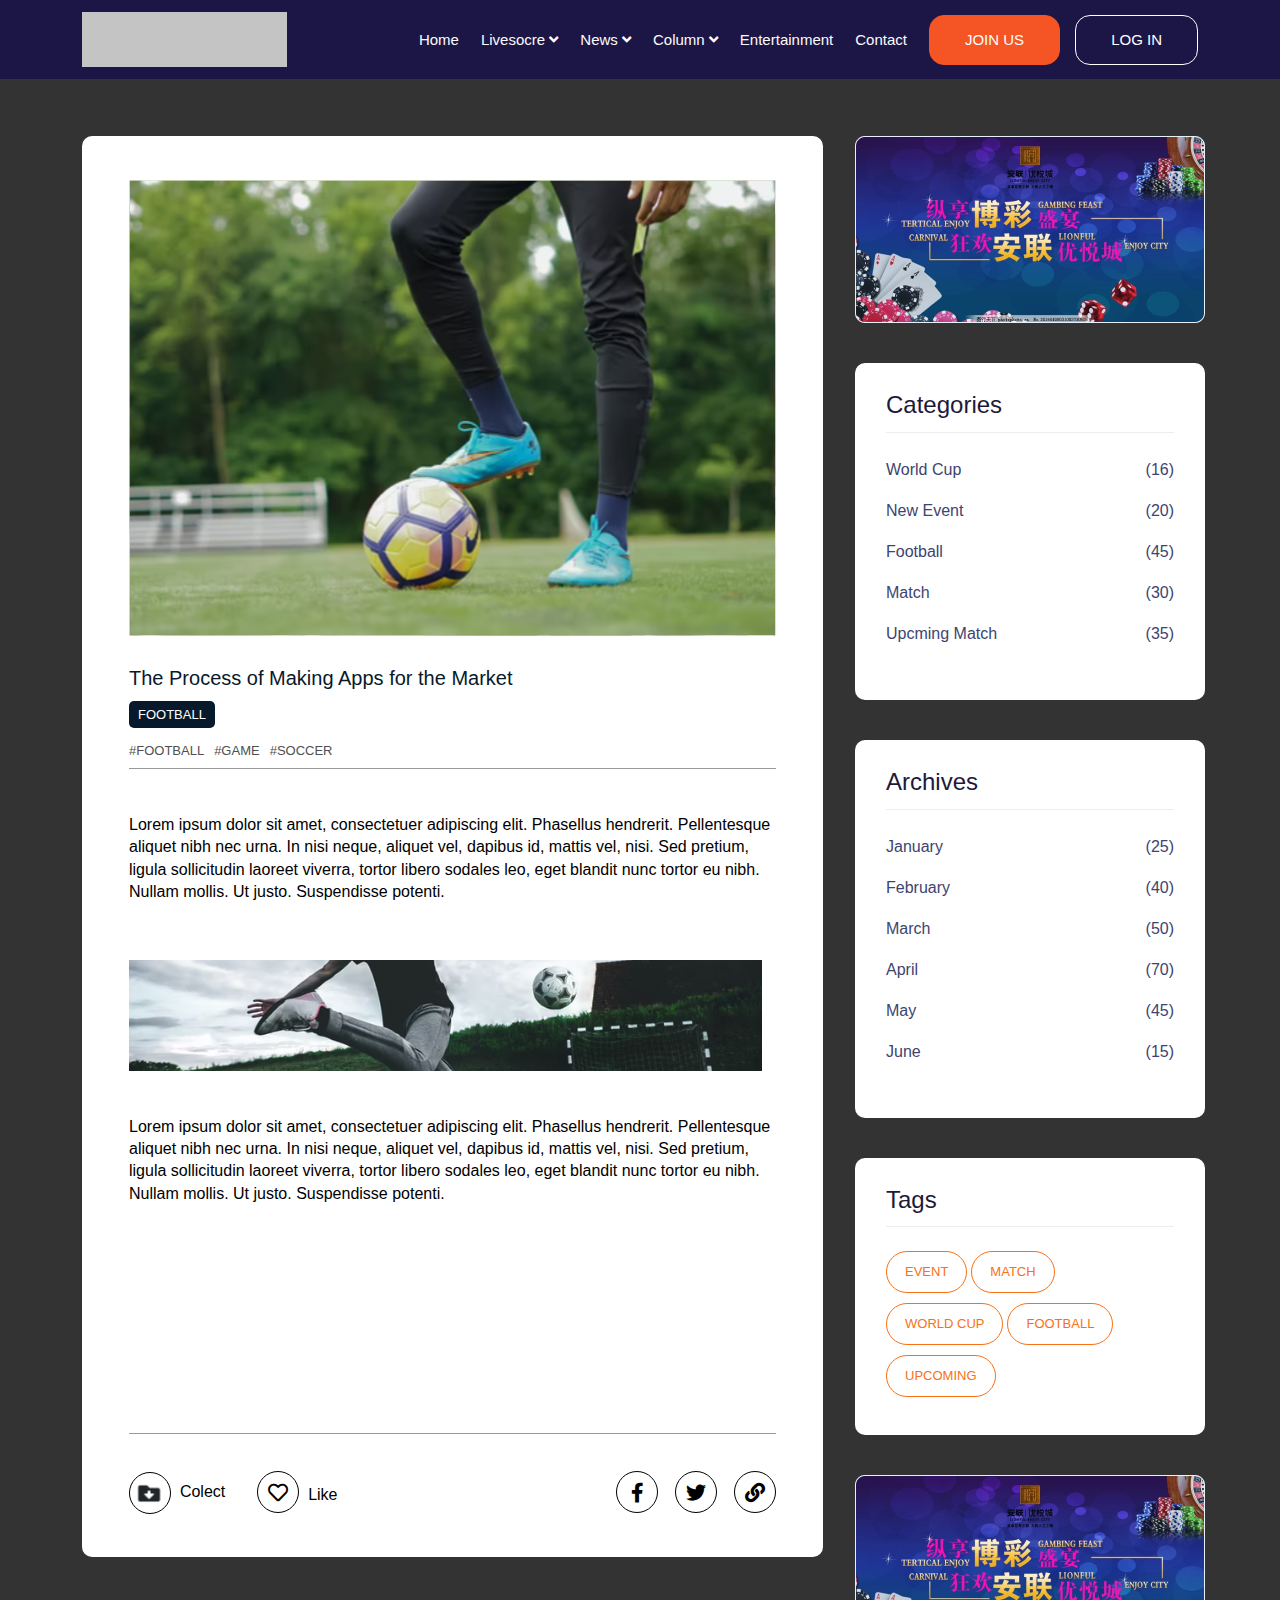
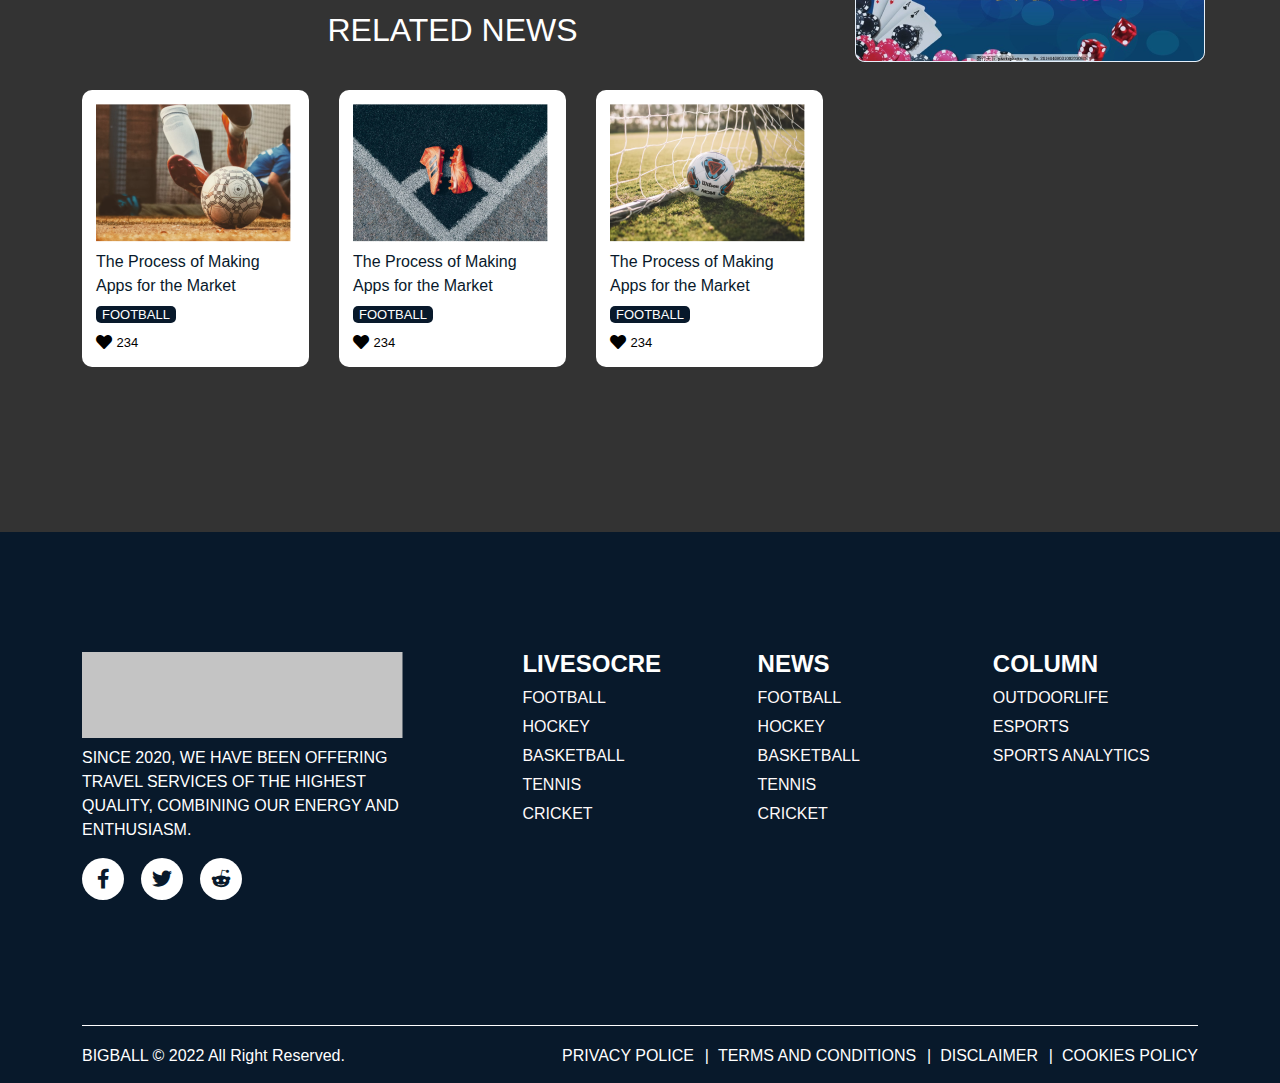
<file: post.html>
<!DOCTYPE html>
<html lang="en-us">
  <head>
    <meta charset="utf-8" />
    <title>Bigballs | Post</title>
    <meta name="description" content="" />
    <meta name="viewport" content="width=device-width, initial-scale=1" />

    <!-- favicion -->
    <link rel="shortcut icon" href="assets/images" type="image/x-icon" />

    <link rel="stylesheet" href="assets/scss/css/bootstrap.css" />
    <link rel="stylesheet" href="assets/css/fontawesom.min.css" />
    <link rel="stylesheet" href="assets/css/owl.carousel.min.css" />
    <link rel="stylesheet" href="assets/css/owl.theme.default.min.css" />

    <!-- google fonts -->
    <link
      href="https://fonts.googleapis.com/css2?family=Oxygen:wght@300;400;700&display=swap"
      rel="stylesheet"
    />

    <link rel="stylesheet" href="assets/css/normalize.css" />
    <link rel="stylesheet" href="assets/css/style.css" />
    <link rel="stylesheet" href="assets/css/responsive.css" />
  </head>

  <body>
    <!--===========================================
	 				Start Header Area
	 ============================================-->
    <header class="Header_area py-12">
      <div class="container">
        <div class="row align-items-center justify-content-between">
          <div class="col-md-2 col-lg-3">
            <div class="logo">
              <a href="index.html"
                ><img src="assets/images/logo.png" alt="logo"
              /></a>
            </div>
          </div>
          <div class="col-md-10 col-lg-9">
            <nav class="header_menu d-flex justify-content-end">
              <ul class="d-flex align-items-center text-capitalize">
                <li><a href="index.html">home</a></li>
                <li>
                  <a href="javascript:void(0)"
                    >Livesocre <i class="fas fa-angle-down"></i>
                  </a>
                  <ul class="dorpdown_item">
                    <li><a href="#">item1</a></li>
                    <li><a href="#">item2</a></li>
                    <li><a href="#">item3</a></li>
                  </ul>
                </li>
                <li>
                  <a href="news.html">News <i class="fas fa-angle-down"></i></a>

                  <ul class="dorpdown_item">
                    <li><a href="#">item1</a></li>
                    <li><a href="#">item2</a></li>
                    <li><a href="#">item3</a></li>
                  </ul>
                </li>
                <li>
                  <a href="#">Column <i class="fas fa-angle-down"></i></a>

                  <ul class="dorpdown_item">
                    <li><a href="#">item1</a></li>
                    <li><a href="#">item2</a></li>
                    <li><a href="#">item3</a></li>
                  </ul>
                </li>
                <li><a href="promotion-pro.html">Entertainment</a></li>
                <li><a href="contact.html">Contact</a></li>
              </ul>
              <ul class="join_login_btn d-flex text-uppercase">
                <li><a href="#">JOIN US</a></li>
                <li><a href="#">LOG IN</a></li>
              </ul>
            </nav>
          </div>
        </div>
      </div>
    </header>
    <!--===========================================
	 				End Header Area 
	 ===========================================-->

    <!--===========================================
	 				 Start News Main contain 
	 ===========================================-->
    <section
      class="news_main_contain_area"
      style="
        background: var(--gray_color);
        padding-top: 57px;
        padding-bottom: 165px;
      "
    >
      <div class="container">
        <div class="row">
          <div class="col-md-12">
            <div class="news-post_content d-flex" style="column-gap: 32px">
              <!-- post_items -->
              <div
                class="news_all_items"
                style="flex: calc(100% - 350px); row-gap: 33px"
              >
                <!-- single-post-details -->
                <div
                  class="single_post_details"
                  style="
                    background: var(--primary_color);
                    padding: 44px 47px 41px;
                    border-radius: 10px;
                  "
                >
                  <!-- single post image -->
                  <div class="single_post_image">
                    <img src="assets/images/post/p-1.svg" alt="image" />
                  </div>
                  <!-- single-post-title -->
                  <div class="single_post_title" style="margin-top: 27px">
                    <a
                      href="#"
                      style="
                        color: var(--footer_color);
                        font-size: 20px;
                        line-height: 30px;
                      "
                      >The Process of Making Apps for the Market</a
                    >
                  </div>
                  <!-- post cat -->
                  <div class="post_category text-uppercase">
                    <a
                      href="#"
                      class="d-inline-block"
                      style="
                        font-size: 13px;
                        line-height: 13px;
                        background: var(--footer_color);
                        color: var(--primary_color);
                        padding: 7px 9px;
                        border-radius: 5px;
                        margin-top: 8px;
                      "
                      >FOOTBALL</a
                    >
                  </div>

                  <!-- post # tag -->
                  <div
                    class="single_post_has_tag"
                    style="border-bottom: 1px solid #999999"
                  >
                    <ul>
                      <li><a href="#">#FOOTBALL</a></li>
                      <li><a href="#">#GAME</a></li>
                      <li><a href="#">#SOCCER</a></li>
                    </ul>
                  </div>

                  <!-- single post desc -->
                  <div class="single_post_desc">
                    <p class="text">
                      Lorem ipsum dolor sit amet, consectetuer adipiscing elit.
                      Phasellus hendrerit. Pellentesque aliquet nibh nec urna.
                      In nisi neque, aliquet vel, dapibus id, mattis vel, nisi.
                      Sed pretium, ligula sollicitudin laoreet viverra, tortor
                      libero sodales leo, eget blandit nunc tortor eu nibh.
                      Nullam mollis. Ut justo. Suspendisse potenti.
                    </p>
                    <p>
                      <img
                        src="assets/images/post/p-desc-1.svg"
                        alt="img"
                        style="margin-top: 41px"
                      />
                    </p>
                    <p class="text">
                      Lorem ipsum dolor sit amet, consectetuer adipiscing elit.
                      Phasellus hendrerit. Pellentesque aliquet nibh nec urna.
                      In nisi neque, aliquet vel, dapibus id, mattis vel, nisi.
                      Sed pretium, ligula sollicitudin laoreet viverra, tortor
                      libero sodales leo, eget blandit nunc tortor eu nibh.
                      Nullam mollis. Ut justo. Suspendisse potenti.
                    </p>

                    <div
                      class="social_share_link d-flex justify-content-between align-items-center"
                      style="padding-top: 37px"
                    >
                      <ul>
                        <li>
                          <a href="#"
                            ><img
                              src="assets/images/colect.svg"
                              alt="icon"
                            />&nbsp;&nbsp;Colect</a
                          >
                        </li>
                        <li>
                          <a href="#"
                            ><i class="far fa-heart"></i>&nbsp;&nbsp;Like</a
                          >
                        </li>
                      </ul>

                      <ul>
                        <li>
                          <a href="#"><i class="fab fa-facebook-f"></i></a>
                        </li>
                        <li>
                          <a href="#"><i class="fab fa-twitter"></i></a>
                        </li>
                        <li>
                          <a href="#"><i class="fas fa-link"></i></a>
                        </li>
                      </ul>
                    </div>
                  </div>
                </div>
                <!-- related post -->
                <h2
                  class="related-news text-uppercase text-center"
                  style="
                    margin-top: 54px;
                    margin-bottom: 40px;
                    color: var(--primary_color);
                  "
                >
                  RELATED NEWS
                </h2>
                <div
                  class="relatex_post"
                  style="
                    display: grid;
                    grid-template-columns: 1fr 1fr 1fr;
                    grid-column-gap: 30px;
                  "
                >
                  <!-- post-single-items -->
                  <div
                    class="news_single_items"
                    style="
                      background: var(--primary_color);
                      padding: 14px 14px 12px;
                      border-radius: 10px;
                    "
                  >
                    <!-- post image -->
                    <div class="post_image">
                      <img src="assets/images/football/ft-1.png" alt="image" />
                    </div>
                    <!-- post title -->
                    <div class="post_title" style="margin-top: 8px">
                      <a href="#" style="color: var(--footer_color)"
                        >The Process of Making Apps for the Market</a
                      >
                    </div>
                    <!-- post cat -->
                    <div class="post_category text-uppercase">
                      <a
                        href="#"
                        class="d-inline-block"
                        style="
                          font-size: 13px;
                          line-height: 13px;
                          background: var(--footer_color);
                          color: var(--primary_color);
                          padding: 2px 6px;
                          border-radius: 5px;
                          margin-top: 8px;
                        "
                        >FOOTBALL</a
                      >
                    </div>
                    <!-- post react -->
                    <div
                      class="post_love_react d-flex align-items-center justify-content-start"
                      style="margin-top: 5px"
                    >
                      <span
                        ><i
                          class="fas fa-heart"
                          style="color: #000; line-height: 13px"
                        ></i></span
                      >&nbsp;
                      <span
                        style="color: #000; font-size: 13px; line-height: 13px"
                        >234</span
                      >
                    </div>
                  </div>
                  <!-- post-single-items -->
                  <div
                    class="news_single_items"
                    style="
                      background: var(--primary_color);
                      padding: 14px 14px 12px;
                      border-radius: 10px;
                    "
                  >
                    <!-- post image -->
                    <div class="post_image">
                      <img src="assets/images/football/ft-2.png" alt="image" />
                    </div>
                    <!-- post title -->
                    <div class="post_title" style="margin-top: 8px">
                      <a href="#" style="color: var(--footer_color)"
                        >The Process of Making Apps for the Market</a
                      >
                    </div>
                    <!-- post cat -->
                    <div class="post_category text-uppercase">
                      <a
                        href="#"
                        class="d-inline-block"
                        style="
                          font-size: 13px;
                          line-height: 13px;
                          background: var(--footer_color);
                          color: var(--primary_color);
                          padding: 2px 6px;
                          border-radius: 5px;
                          margin-top: 8px;
                        "
                        >FOOTBALL</a
                      >
                    </div>
                    <!-- post react -->
                    <div
                      class="post_love_react d-flex align-items-center justify-content-start"
                      style="margin-top: 5px"
                    >
                      <span
                        ><i
                          class="fas fa-heart"
                          style="color: #000; line-height: 13px"
                        ></i></span
                      >&nbsp;
                      <span
                        style="color: #000; font-size: 13px; line-height: 13px"
                        >234</span
                      >
                    </div>
                  </div>
                  <!-- post-single-items -->
                  <div
                    class="news_single_items"
                    style="
                      background: var(--primary_color);
                      padding: 14px 14px 12px;
                      border-radius: 10px;
                    "
                  >
                    <!-- post image -->
                    <div class="post_image">
                      <img src="assets/images/football/ft-3.png" alt="image" />
                    </div>
                    <!-- post title -->
                    <div class="post_title" style="margin-top: 8px">
                      <a href="#" style="color: var(--footer_color)"
                        >The Process of Making Apps for the Market</a
                      >
                    </div>
                    <!-- post cat -->
                    <div class="post_category text-uppercase">
                      <a
                        href="#"
                        class="d-inline-block"
                        style="
                          font-size: 13px;
                          line-height: 13px;
                          background: var(--footer_color);
                          color: var(--primary_color);
                          padding: 2px 6px;
                          border-radius: 5px;
                          margin-top: 8px;
                        "
                        >FOOTBALL</a
                      >
                    </div>
                    <!-- post react -->
                    <div
                      class="post_love_react d-flex align-items-center justify-content-start"
                      style="margin-top: 5px"
                    >
                      <span
                        ><i
                          class="fas fa-heart"
                          style="color: #000; line-height: 13px"
                        ></i></span
                      >&nbsp;
                      <span
                        style="color: #000; font-size: 13px; line-height: 13px"
                        >234</span
                      >
                    </div>
                  </div>
                </div>
              </div>

              <!-- sidebar -->
              <div
                class="post_sidebar_items"
                style="max-width: 350px; width: 100%"
              >
                <!-- card-image -->
                <div class="sidebar-card_img">
                  <img src="assets/images/sidebar_card.png" alt="image" />
                </div>
                <!-- categori -->
                <div
                  class="sidebar_categori"
                  style="
                    padding: 28px 31px;
                    background: var(--primary_color);
                    border-radius: 10px;
                    margin-top: 40px;
                  "
                >
                  <h2
                    style="
                      padding-bottom: 12px;
                      border-bottom: 1px solid #eeeeee;
                      margin-bottom: 24px;
                      font-size: 24px;
                      line-height: 28.8px;
                      color: #1d193b;
                    "
                  >
                    Categories
                  </h2>
                  <ul>
                    <li><span>World Cup</span> <span> (16)</span></li>
                    <li><span>New Event</span> <span> (20)</span></li>
                    <li><span>Football</span> <span> (45)</span></li>
                    <li><span>Match</span> <span> (30)</span></li>
                    <li><span>Upcming Match</span> <span> (35)</span></li>
                  </ul>
                </div>
                <!-- Archives -->
                <div
                  class="sidebar_archive"
                  style="
                    padding: 28px 31px;
                    background: var(--primary_color);
                    border-radius: 10px;
                    margin-top: 40px;
                  "
                >
                  <h2
                    style="
                      padding-bottom: 12px;
                      border-bottom: 1px solid #eeeeee;
                      margin-bottom: 24px;
                      font-size: 24px;
                      line-height: 28.8px;
                      color: #1d193b;
                    "
                  >
                    Archives
                  </h2>
                  <ul>
                    <li><span>January</span> <span> (25)</span></li>
                    <li><span>February</span> <span> (40)</span></li>
                    <li><span>March</span> <span> (50)</span></li>
                    <li><span>April</span> <span> (70)</span></li>
                    <li><span>May</span> <span> (45)</span></li>
                    <li><span>June</span> <span> (15)</span></li>
                  </ul>
                </div>
                <!-- Tag -->
                <div
                  class="sidebar_tags"
                  style="
                    padding: 28px 31px;
                    background: var(--primary_color);
                    border-radius: 10px;
                    margin-top: 40px;
                  "
                >
                  <h2
                    style="
                      padding-bottom: 12px;
                      border-bottom: 1px solid #eeeeee;
                      margin-bottom: 24px;
                      font-size: 24px;
                      line-height: 28.8px;
                      color: #1d193b;
                    "
                  >
                    Tags
                  </h2>
                  <ul>
                    <li><a href="#">event</a></li>
                    <li><a href="#">match</a></li>
                    <li><a href="#">world cup</a></li>
                    <li><a href="#">football</a></li>
                    <li><a href="#">upcoming</a></li>
                  </ul>
                </div>

                <div class="sidebar-card_img" style="margin-top: 40px">
                  <img src="assets/images/sidebar_card.png" alt="image" />
                </div>
              </div>
            </div>
          </div>
        </div>
      </div>
    </section>
    <!--===========================================
	 				 End News Main contain 
	 ===========================================-->

    <!--===========================================
	 				Start Socket Area 
	 ===========================================-->
    <footer class="footer_top_area">
      <div class="container">
        <div class="footer_top_section f_t_with_custom">
          <!-- single_items -->
          <div class="footer_top_single_item">
            <div class="footer_logo">
              <a href="index.html"
                ><img src="assets/images/footer-logo.png" alt="footer-logo"
              /></a>
            </div>
            <p class="mt-2 text-uppercase">
              Since 2020, we have been offering travel services of the highest
              quality, combining our energy and enthusiasm.
            </p>
            <div class="social_icon mt-3">
              <ul>
                <li>
                  <a href="#"><i class="fab fa-facebook-f"></i></a>
                </li>
                <li>
                  <a href="#"><i class="fab fa-twitter"></i></a>
                </li>
                <li>
                  <a href="#"><i class="fab fa-reddit-alien"></i></a>
                </li>
              </ul>
            </div>
          </div>
          <!-- single_items -->
          <div class="footer_top_single_item">
            <h2 class="text-uppercase">Livesocre</h2>
            <ul class="text-uppercase">
              <li><a href="#">Football</a></li>
              <li><a href="#">Hockey</a></li>
              <li><a href="#">Basketball</a></li>
              <li><a href="#">Tennis </a></li>
              <li><a href="#">Cricket</a></li>
            </ul>
          </div>
          <!-- single_items -->
          <div class="footer_top_single_item">
            <h2 class="text-uppercase">NEWS</h2>
            <ul class="text-uppercase">
              <li><a href="#">Football</a></li>
              <li><a href="#">Hockey</a></li>
              <li><a href="#">Basketball</a></li>
              <li><a href="#">Tennis</a></li>
              <li><a href="#">Cricket</a></li>
            </ul>
          </div>
          <!-- </div> -->
          <!-- single_items -->
          <div class="footer_top_single_item">
            <h2 class="text-uppercase">column</h2>
            <ul class="text-uppercase">
              <li><a href="#">outdoorlife</a></li>
              <li><a href="#">esports</a></li>
              <li><a href="#">sports analytics</a></li>
            </ul>
          </div>
        </div>

        <!-- socket-area -->
        <div class="row socket_area">
          <div class="col-md-12">
            <div class="socket_border_top"></div>
          </div>
          <div class="col-md-4 col-lg-4">
            <p class="copy_right">BIGBALL © 2022 All Right Reserved.</p>
          </div>
          <div class="col-md-8 col-lg-8">
            <div class="socket_menu">
              <ul>
                <li><a href="#">privacy police</a></li>
                <li><a href="#">Terms and Conditions</a></li>
                <li><a href="#">Disclaimer</a></li>
                <li><a href="#">Cookies Policy</a></li>
              </ul>
            </div>
          </div>
        </div>
      </div>
    </footer>
    <!--===========================================
		 End Socket Area 
	===========================================-->

    <!-- script file -->
    <script src="assets/js/jquery.min.js"></script>
    <script src="assets/js/popper.min.js"></script>
    <script src="assets/js/bootstrap.min.js"></script>
    <script src="https://cdn.jsdelivr.net/npm/bootstrap@5.1.3/dist/js/bootstrap.bundle.min.js"></script>
    <script src="assets/js/fontawesome.min.js"></script>
    <script src="assets/js/owl.carousel.min.js"></script>
    <script src="assets/js/scripts.js"></script>
  </body>
</html>
</file>
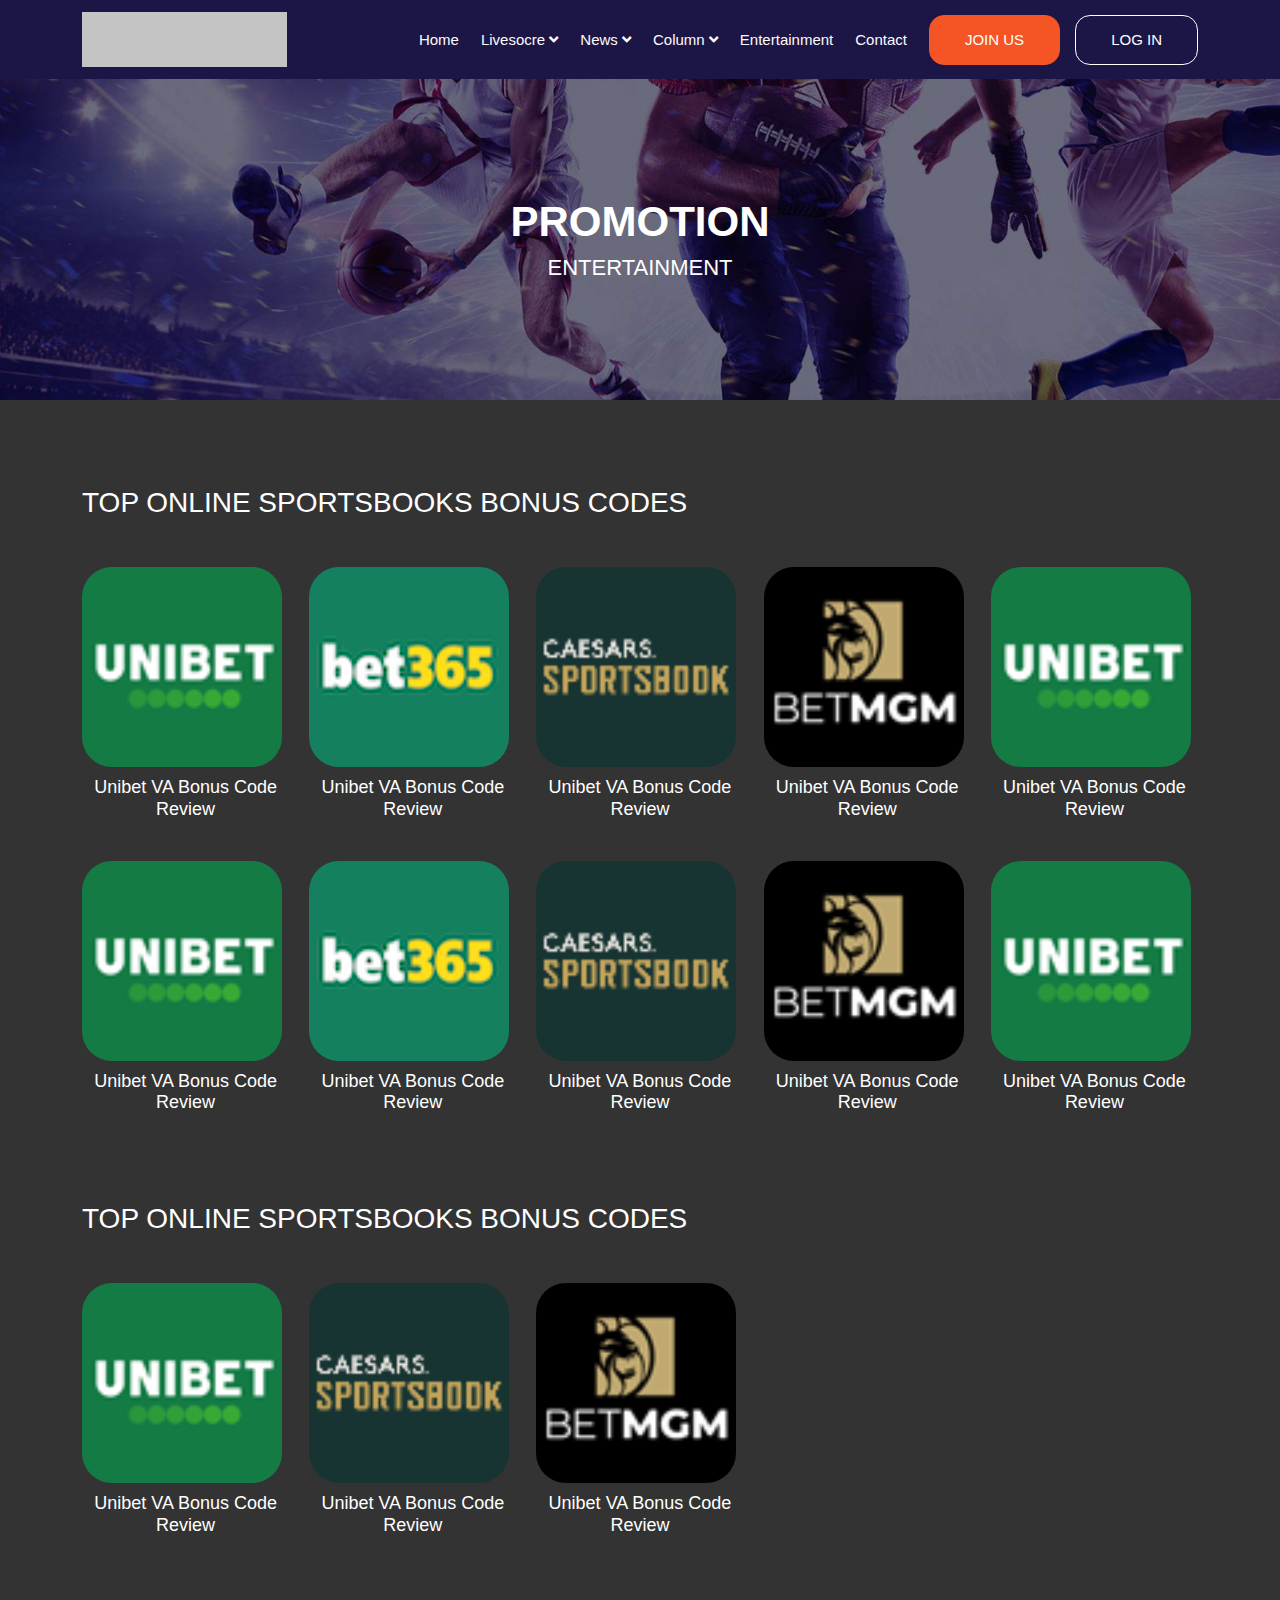
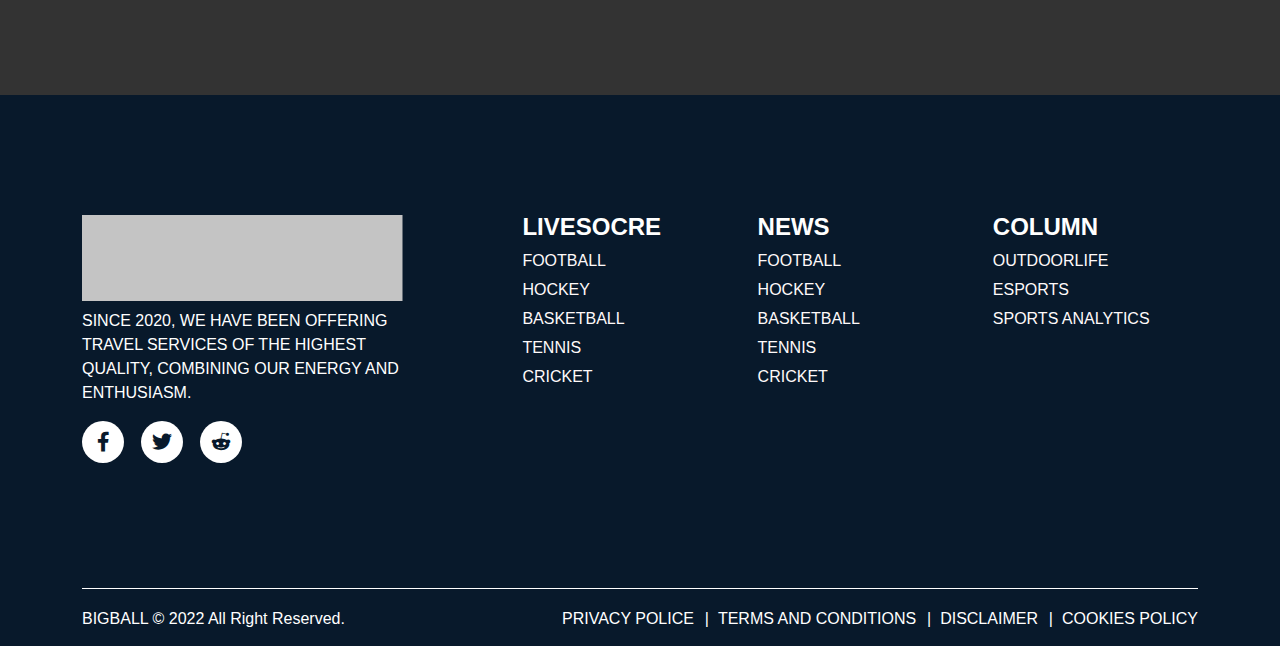
<file: promot.html>
<!DOCTYPE html>
<html lang="en-us">
  <head>
    <meta charset="utf-8" />
    <title>Bigballs | Promot</title>
    <meta name="description" content="" />
    <meta name="viewport" content="width=device-width, initial-scale=1" />

    <!-- favicion -->
    <link rel="shortcut icon" href="assets/images" type="image/x-icon" />

    <link rel="stylesheet" href="assets/scss/css/bootstrap.css" />
    <link rel="stylesheet" href="assets/css/fontawesom.min.css" />
    <link rel="stylesheet" href="assets/css/owl.carousel.min.css" />
    <link rel="stylesheet" href="assets/css/owl.theme.default.min.css" />

    <!-- google fonts -->
    <link
      href="https://fonts.googleapis.com/css2?family=Oxygen:wght@300;400;700&display=swap"
      rel="stylesheet"
    />

    <link rel="stylesheet" href="assets/css/normalize.css" />
    <link rel="stylesheet" href="assets/css/style.css" />
    <link rel="stylesheet" href="assets/css/responsive.css" />
  </head>

  <body>
    <!--===========================================
	 				Start Header Area
	 ============================================-->
    <header class="Header_area py-12">
      <div class="container">
        <div class="row align-items-center justify-content-between">
          <div class="col-md-2 col-lg-3">
            <div class="logo">
              <a href="index.html"
                ><img src="assets/images/logo.png" alt="logo"
              /></a>
            </div>
          </div>
          <div class="col-md-10 col-lg-9">
            <nav class="header_menu d-flex justify-content-end">
              <ul class="d-flex align-items-center text-capitalize">
                <li><a href="index.html">home</a></li>
                <li>
                  <a href="javascript:void(0)"
                    >Livesocre <i class="fas fa-angle-down"></i>
                  </a>
                  <ul class="dorpdown_item">
                    <li><a href="#">item1</a></li>
                    <li><a href="#">item2</a></li>
                    <li><a href="#">item3</a></li>
                  </ul>
                </li>
                <li>
                  <a href="news.html">News <i class="fas fa-angle-down"></i></a>

                  <ul class="dorpdown_item">
                    <li><a href="#">item1</a></li>
                    <li><a href="#">item2</a></li>
                    <li><a href="#">item3</a></li>
                  </ul>
                </li>
                <li>
                  <a href="#">Column <i class="fas fa-angle-down"></i></a>

                  <ul class="dorpdown_item">
                    <li><a href="#">item1</a></li>
                    <li><a href="#">item2</a></li>
                    <li><a href="#">item3</a></li>
                  </ul>
                </li>
                <li><a href="promotion-pro.html">Entertainment</a></li>
                <li><a href="contact.html">Contact</a></li>
              </ul>
              <ul class="join_login_btn d-flex text-uppercase">
                <li><a href="#">JOIN US</a></li>
                <li><a href="#">LOG IN</a></li>
              </ul>
            </nav>
          </div>
        </div>
      </div>
    </header>
    <!--===========================================
	 				End Header Area 
	 ===========================================-->
    <section class="promot_page section-paddin">
      <div class="container">
        <div class="row text-center py-5">
          <div class="col-md-12">
            <h2 class="page_title pb-2">PROMOTION</h2>
            <h3 class="page_subtitle">ENTERTAINMENT</h3>
          </div>
        </div>
      </div>
    </section>
    <!-- PROMOT PAGE BODY CONTENT -->
    <section class="promot-body-content section-paddin">
      <div class="container">
        <div class="row mb-5 mt-3">
          <div class="col-md-12">
            <div class="promot-content">
              <div class="row">
                <div class="col-md-12">
                  <h3 class="promot_item_title text-white pb-5">
                    TOP ONLINE SPORTSBOOKS BONUS CODES
                  </h3>
                </div>
              </div>
              <div class="promot_items">
                <div class="single_promot_item">
                  <img src="assets/images/promot/1.svg" alt="img" />
                  <h3 class="promot_single_sub_title">
                    Unibet VA Bonus Code Review
                  </h3>
                </div>
                <div class="single_promot_item">
                  <img src="assets/images/promot/2.svg" alt="img" />
                  <h3 class="promot_single_sub_title">
                    Unibet VA Bonus Code Review
                  </h3>
                </div>
                <div class="single_promot_item">
                  <img src="assets/images/promot/3.svg" alt="img" />
                  <h3 class="promot_single_sub_title">
                    Unibet VA Bonus Code Review
                  </h3>
                </div>
                <div class="single_promot_item">
                  <img src="assets/images/promot/4.svg" alt="img" />
                  <h3 class="promot_single_sub_title">
                    Unibet VA Bonus Code Review
                  </h3>
                </div>
                <div class="single_promot_item">
                  <img src="assets/images/promot/1.svg" alt="img" />
                  <h3 class="promot_single_sub_title">
                    Unibet VA Bonus Code Review
                  </h3>
                </div>
              </div>
              <div class="promot_items">
                <div class="single_promot_item">
                  <img src="assets/images/promot/1.svg" alt="img" />
                  <h3 class="promot_single_sub_title">
                    Unibet VA Bonus Code Review
                  </h3>
                </div>
                <div class="single_promot_item">
                  <img src="assets/images/promot/2.svg" alt="img" />
                  <h3 class="promot_single_sub_title">
                    Unibet VA Bonus Code Review
                  </h3>
                </div>
                <div class="single_promot_item">
                  <img src="assets/images/promot/3.svg" alt="img" />
                  <h3 class="promot_single_sub_title">
                    Unibet VA Bonus Code Review
                  </h3>
                </div>
                <div class="single_promot_item">
                  <img src="assets/images/promot/4.svg" alt="img" />
                  <h3 class="promot_single_sub_title">
                    Unibet VA Bonus Code Review
                  </h3>
                </div>
                <div class="single_promot_item">
                  <img src="assets/images/promot/1.svg" alt="img" />
                  <h3 class="promot_single_sub_title">
                    Unibet VA Bonus Code Review
                  </h3>
                </div>
              </div>
            </div>
          </div>
        </div>
        <div class="row mb-5 mt-3">
          <div class="col-md-12">
            <div class="promot-content">
              <div class="row">
                <div class="col-md-12">
                  <h3 class="promot_item_title text-white pb-5">
                    TOP ONLINE SPORTSBOOKS BONUS CODES
                  </h3>
                </div>
              </div>
              <div class="promot_items">
                <div class="single_promot_item">
                  <img src="assets/images/promot/1.svg" alt="img" />
                  <h3 class="promot_single_sub_title">
                    Unibet VA Bonus Code Review
                  </h3>
                </div>
                <div class="single_promot_item">
                  <img src="assets/images/promot/3.svg" alt="img" />
                  <h3 class="promot_single_sub_title">
                    Unibet VA Bonus Code Review
                  </h3>
                </div>
                <div class="single_promot_item">
                  <img src="assets/images/promot/4.svg" alt="img" />
                  <h3 class="promot_single_sub_title">
                    Unibet VA Bonus Code Review
                  </h3>
                </div>
              </div>
            </div>
          </div>
        </div>
      </div>
    </section>
    <!-- PROMOT PAGE BODY CONTENT -->
    <!--===========================================
	 				Start Socket Area 
	 ===========================================-->
    <footer class="footer_top_area">
      <div class="container">
        <div class="footer_top_section f_t_with_custom">
          <!-- single_items -->
          <div class="footer_top_single_item">
            <div class="footer_logo">
              <a href="index.html"
                ><img src="assets/images/footer-logo.png" alt="footer-logo"
              /></a>
            </div>
            <p class="mt-2 text-uppercase">
              Since 2020, we have been offering travel services of the highest
              quality, combining our energy and enthusiasm.
            </p>
            <div class="social_icon mt-3">
              <ul>
                <li>
                  <a href="#"><i class="fab fa-facebook-f"></i></a>
                </li>
                <li>
                  <a href="#"><i class="fab fa-twitter"></i></a>
                </li>
                <li>
                  <a href="#"><i class="fab fa-reddit-alien"></i></a>
                </li>
              </ul>
            </div>
          </div>
          <!-- single_items -->
          <div class="footer_top_single_item">
            <h2 class="text-uppercase">Livesocre</h2>
            <ul class="text-uppercase">
              <li><a href="#">Football</a></li>
              <li><a href="#">Hockey</a></li>
              <li><a href="#">Basketball</a></li>
              <li><a href="#">Tennis </a></li>
              <li><a href="#">Cricket</a></li>
            </ul>
          </div>
          <!-- single_items -->
          <div class="footer_top_single_item">
            <h2 class="text-uppercase">NEWS</h2>
            <ul class="text-uppercase">
              <li><a href="#">Football</a></li>
              <li><a href="#">Hockey</a></li>
              <li><a href="#">Basketball</a></li>
              <li><a href="#">Tennis</a></li>
              <li><a href="#">Cricket</a></li>
            </ul>
          </div>
          <!-- </div> -->
          <!-- single_items -->
          <div class="footer_top_single_item">
            <h2 class="text-uppercase">column</h2>
            <ul class="text-uppercase">
              <li><a href="#">outdoorlife</a></li>
              <li><a href="#">esports</a></li>
              <li><a href="#">sports analytics</a></li>
            </ul>
          </div>
        </div>

        <!-- socket-area -->
        <div class="row socket_area">
          <div class="col-md-12">
            <div class="socket_border_top"></div>
          </div>
          <div class="col-md-4 col-lg-4">
            <p class="copy_right">BIGBALL © 2022 All Right Reserved.</p>
          </div>
          <div class="col-md-8 col-lg-8">
            <div class="socket_menu">
              <ul>
                <li><a href="#">privacy police</a></li>
                <li><a href="#">Terms and Conditions</a></li>
                <li><a href="#">Disclaimer</a></li>
                <li><a href="#">Cookies Policy</a></li>
              </ul>
            </div>
          </div>
        </div>
      </div>
    </footer>
    <!--===========================================
         End Socket Area 
 ===========================================-->

    <!-- script file -->
    <script src="assets/js/jquery.min.js"></script>
    <script src="assets/js/popper.min.js"></script>
    <script src="assets/js/bootstrap.min.js"></script>
    <script src="https://cdn.jsdelivr.net/npm/bootstrap@5.1.3/dist/js/bootstrap.bundle.min.js"></script>
    <script src="assets/js/fontawesome.min.js"></script>
    <script src="assets/js/owl.carousel.min.js"></script>
    <script src="assets/js/scripts.js"></script>
  </body>
</html>
</file>
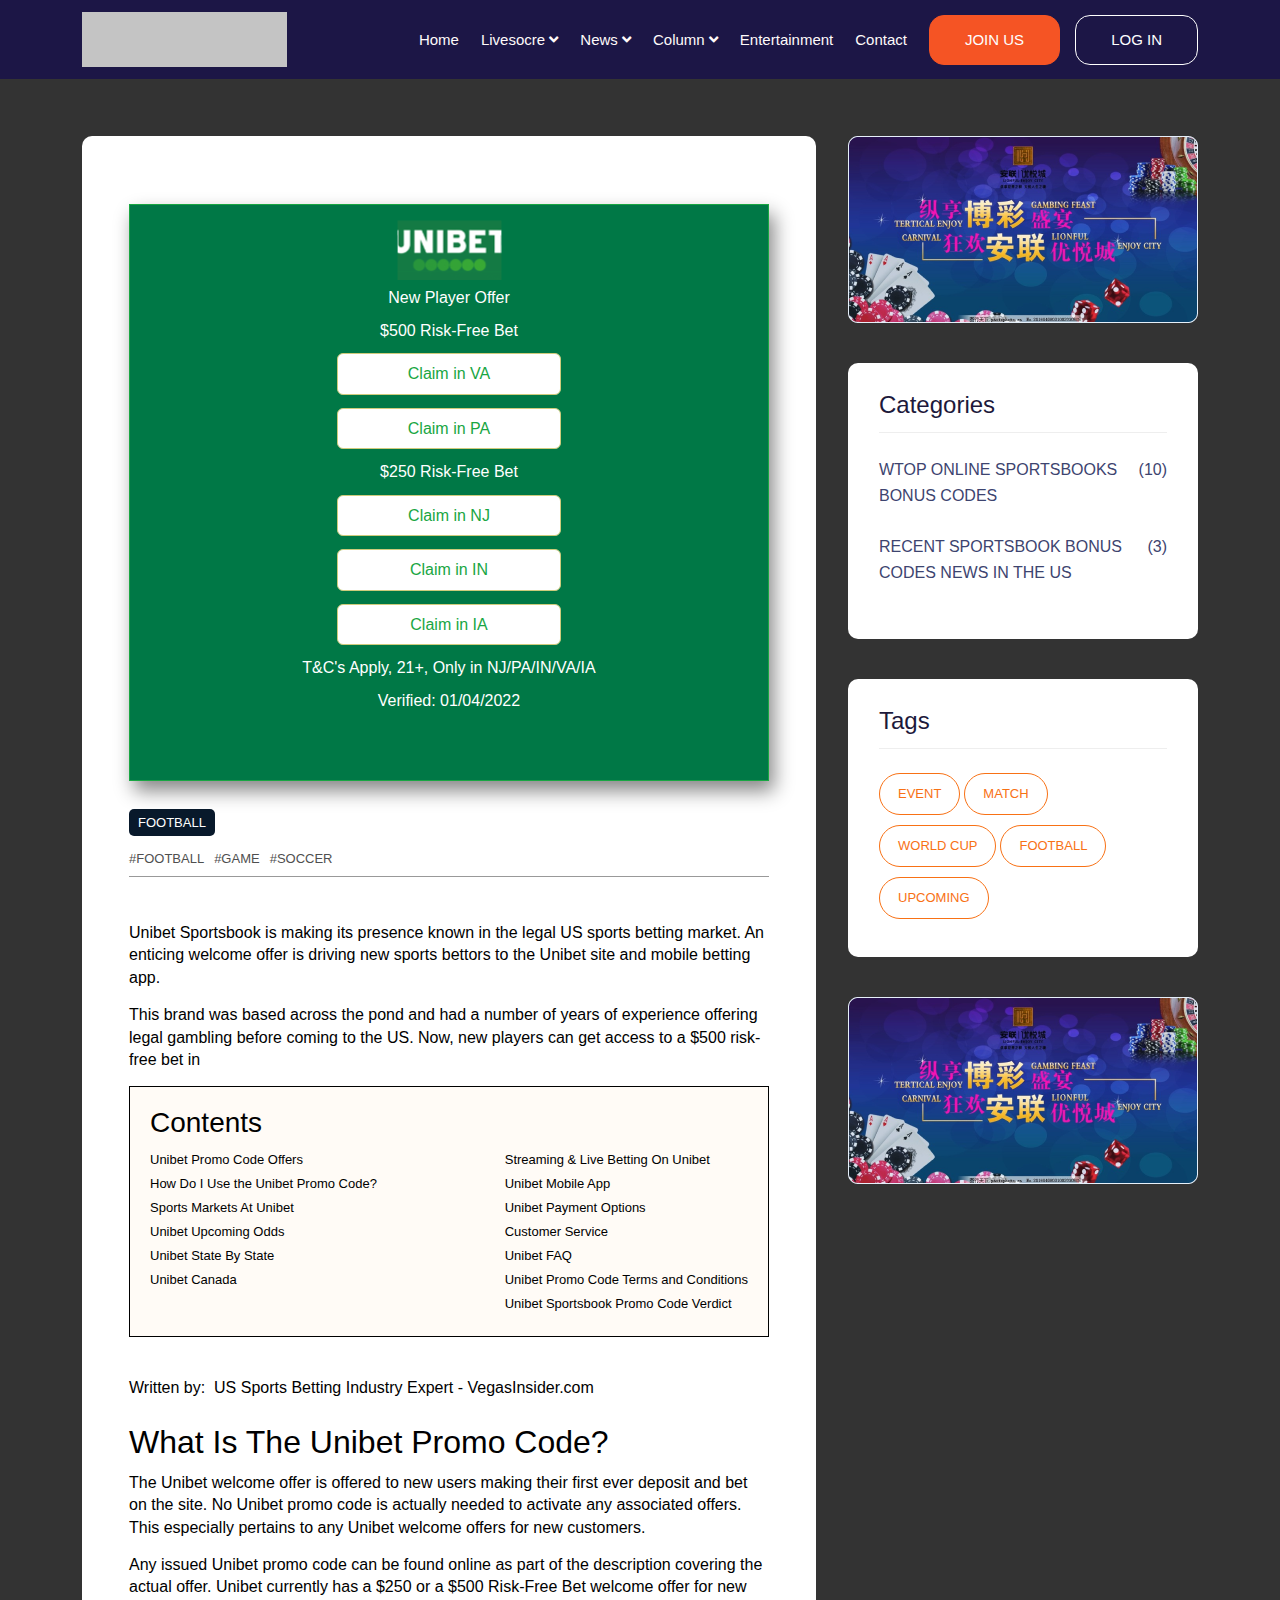
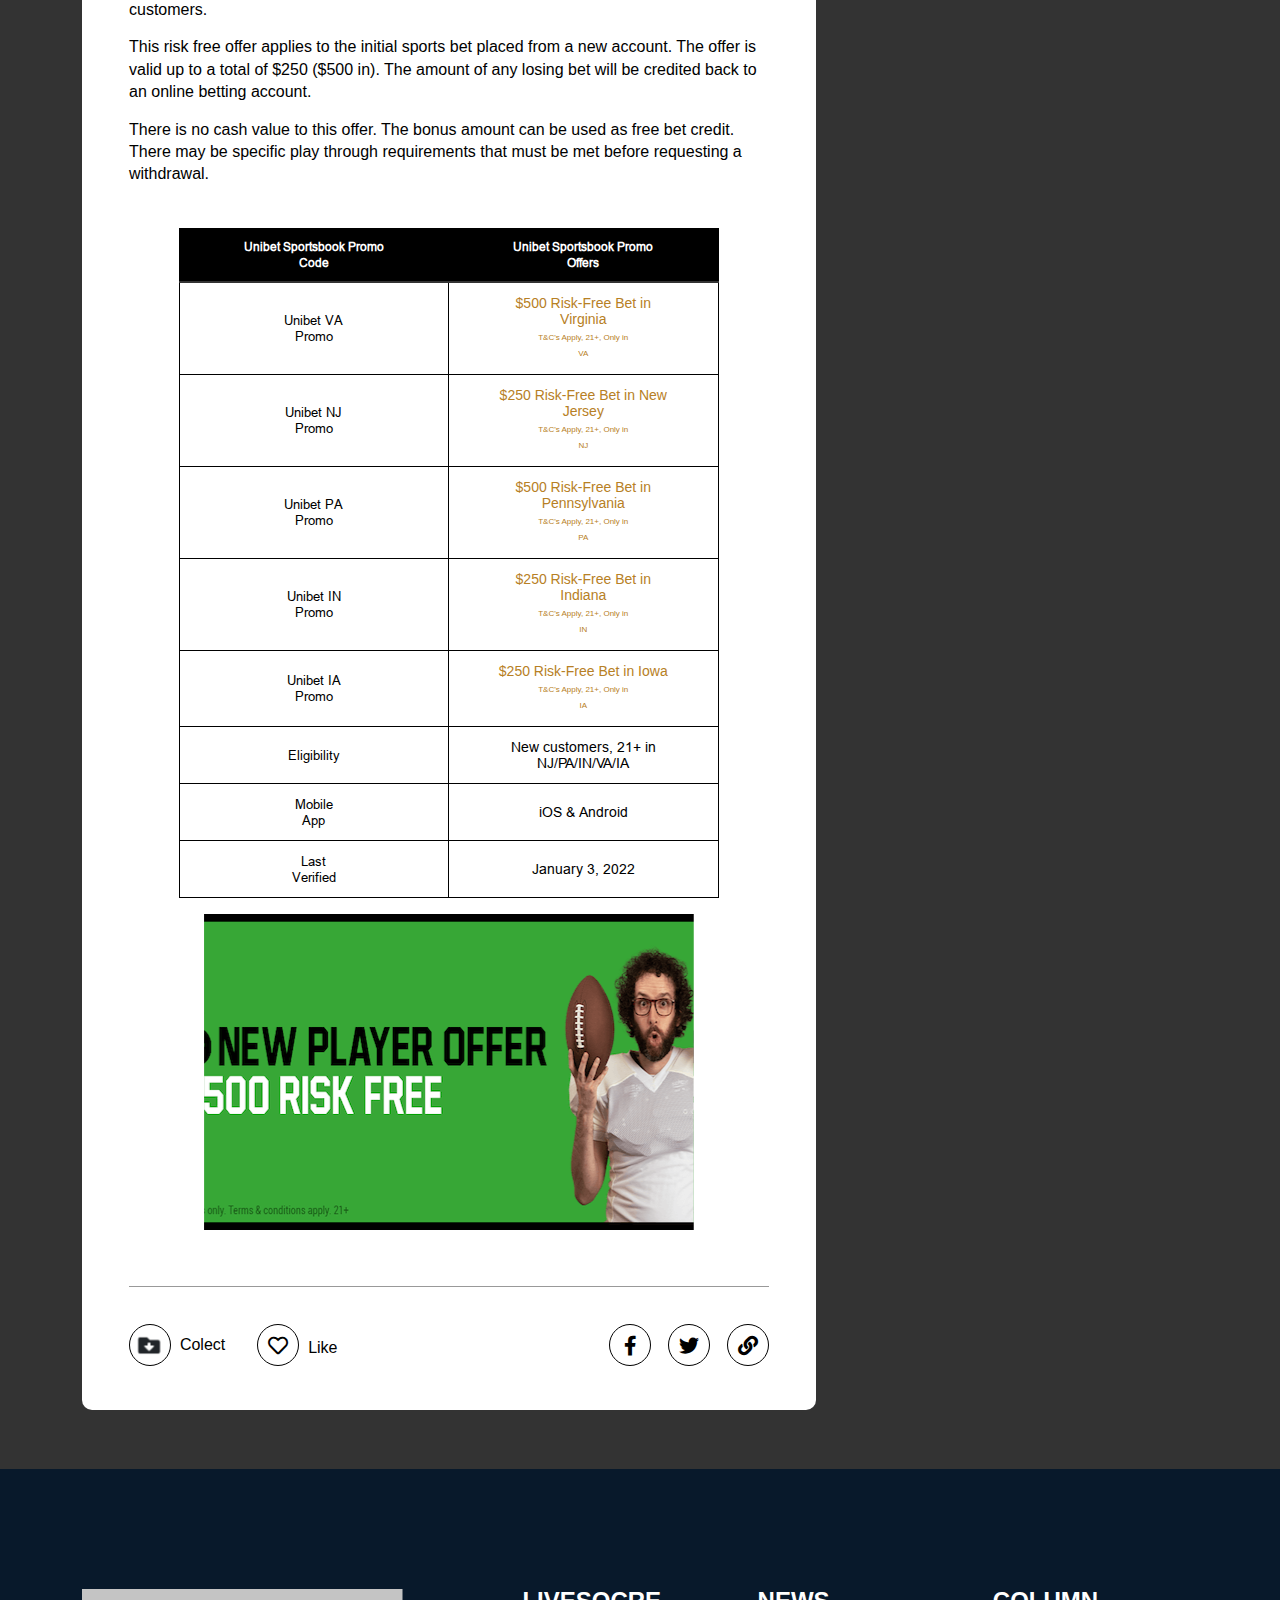
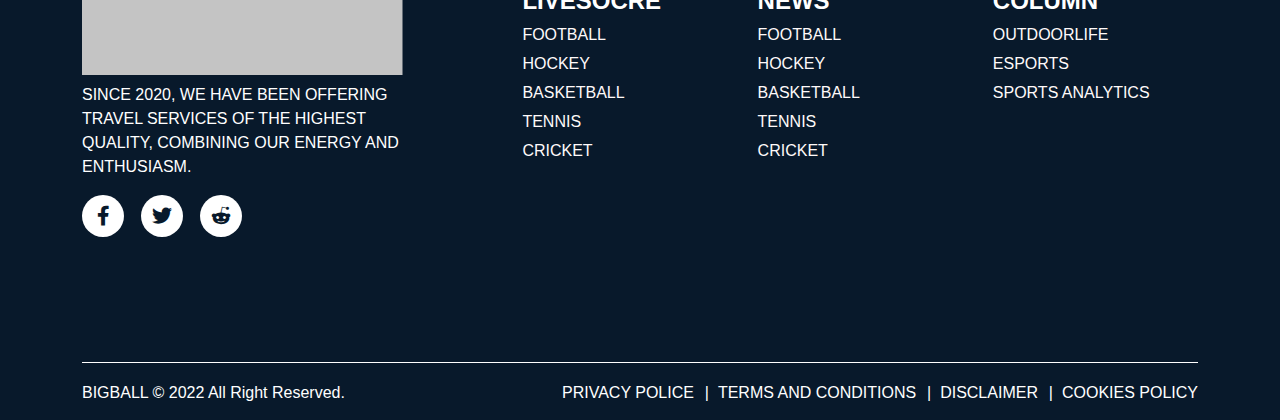
<file: promotion-pro.html>
<!DOCTYPE html>
<html lang="en-us">
  <head>
    <meta charset="utf-8" />
    <title>Bigballs | Promotion-pro</title>
    <meta name="description" content="" />
    <meta name="viewport" content="width=device-width, initial-scale=1" />

    <!-- favicion -->
    <link rel="shortcut icon" href="assets/images" type="image/x-icon" />

    <link rel="stylesheet" href="assets/scss/css/bootstrap.css" />
    <link rel="stylesheet" href="assets/css/fontawesom.min.css" />
    <link rel="stylesheet" href="assets/css/owl.carousel.min.css" />
    <link rel="stylesheet" href="assets/css/owl.theme.default.min.css" />

    <!-- google fonts -->
    <link
      href="https://fonts.googleapis.com/css2?family=Oxygen:wght@300;400;700&display=swap"
      rel="stylesheet"
    />

    <link rel="stylesheet" href="assets/css/normalize.css" />
    <link rel="stylesheet" href="assets/css/style.css" />
    <link rel="stylesheet" href="assets/css/responsive.css" />
  </head>

  <body>
    <!--===========================================
	 				Start Header Area
	 ============================================-->
    <header class="Header_area py-12">
      <div class="container">
        <div class="row align-items-center justify-content-between">
          <div class="col-md-2 col-lg-3">
            <div class="logo">
              <a href="index.html"
                ><img src="assets/images/logo.png" alt="logo"
              /></a>
            </div>
          </div>
          <div class="col-md-10 col-lg-9">
            <nav class="header_menu d-flex justify-content-end">
              <ul class="d-flex align-items-center text-capitalize">
                <li><a href="index.html">home</a></li>
                <li>
                  <a href="javascript:void(0)"
                    >Livesocre <i class="fas fa-angle-down"></i>
                  </a>
                  <ul class="dorpdown_item">
                    <li><a href="#">item1</a></li>
                    <li><a href="#">item2</a></li>
                    <li><a href="#">item3</a></li>
                  </ul>
                </li>
                <li>
                  <a href="news.html">News <i class="fas fa-angle-down"></i></a>

                  <ul class="dorpdown_item">
                    <li><a href="#">item1</a></li>
                    <li><a href="#">item2</a></li>
                    <li><a href="#">item3</a></li>
                  </ul>
                </li>
                <li>
                  <a href="#">Column <i class="fas fa-angle-down"></i></a>

                  <ul class="dorpdown_item">
                    <li><a href="#">item1</a></li>
                    <li><a href="#">item2</a></li>
                    <li><a href="#">item3</a></li>
                  </ul>
                </li>
                <li><a href="promotion-pro.html">Entertainment</a></li>
                <li><a href="contact.html">Contact</a></li>
              </ul>
              <ul class="join_login_btn d-flex text-uppercase">
                <li><a href="#">JOIN US</a></li>
                <li><a href="#">LOG IN</a></li>
              </ul>
            </nav>
          </div>
        </div>
      </div>
    </header>
    <!--===========================================
	 				End Header Area 
	 ===========================================-->

    <!--===========================================
	 	 Start Entertainment-3 Main contain 
	 ===========================================-->
    <section
      class="news_main_contain_area"
      style="
        background: var(--gray_color);
        padding-top: 57px;
        padding-bottom: 59px;
      "
    >
      <div class="container">
        <div class="row">
          <div class="col-md-12">
            <div class="news-post_content d-flex" style="column-gap: 32px">
              <!-- post_items -->
              <div
                class="news_all_items"
                style="flex: calc(100% - 350px); row-gap: 33px"
              >
                <!-- single-post-details -->
                <div
                  class="single_post_details"
                  style="
                    background: var(--primary_color);
                    padding: 44px 47px 41px;
                    border-radius: 10px;
                  "
                >
                  <div
                    class="jnibet_area"
                    style="
                      background: var(--green_color);
                      padding: 15px 0 70px;
                      box-shadow: 5px 10px 18px 0px #888888;
                      margin-top: 24px;
                      border: 1px solid #19a643;
                      margin-bottom: 20px;
                    "
                  >
                    <div class="janibet_logo text-center">
                      <img src="assets/images/jnibet-logo.svg" alt="logo" />
                    </div>
                    <ul class="text-center single_casino_menu">
                      <li>New Player Offer</li>
                      <li>$500 Risk-Free Bet</li>
                      <li><a href="#">Claim in VA</a></li>
                      <li><a href="#">Claim in PA</a></li>
                      <li>$250 Risk-Free Bet</li>
                      <li><a href="#">Claim in NJ</a></li>
                      <li><a href="#">Claim in IN</a></li>
                      <li><a href="#">Claim in IA</a></li>
                      <li>T&C's Apply, 21+, Only in NJ/PA/IN/VA/IA</li>
                      <li>Verified: 01/04/2022</li>
                    </ul>
                    <p></p>
                    <p></p>
                  </div>
                  <!-- post cat -->
                  <div class="post_category text-uppercase">
                    <a
                      href="#"
                      class="d-inline-block"
                      style="
                        font-size: 13px;
                        line-height: 13px;
                        background: var(--footer_color);
                        color: var(--primary_color);
                        padding: 7px 9px;
                        border-radius: 5px;
                        margin-top: 8px;
                      "
                      >FOOTBALL</a
                    >
                  </div>

                  <!-- post # tag -->
                  <div
                    class="single_post_has_tag"
                    style="border-bottom: 1px solid #999999"
                  >
                    <ul>
                      <li><a href="#">#FOOTBALL</a></li>
                      <li><a href="#">#GAME</a></li>
                      <li><a href="#">#SOCCER</a></li>
                    </ul>
                  </div>

                  <!-- single post desc -->
                  <div class="single_post_desc">
                    <p class="text">
                      Unibet Sportsbook is making its presence known in the
                      legal US sports betting market. An enticing welcome offer
                      is driving new sports bettors to the Unibet site and
                      mobile betting app.
                    </p>
                    <p class="text" style="margin-top: 0px">
                      This brand was based across the pond and had a number of
                      years of experience offering legal gambling before coming
                      to the US. Now, new players can get access to a $500
                      risk-free bet in
                    </p>

                    <div
                      class="Contents_list"
                      style="
                        border: 1px solid var(--black_color);
                        background: var(--white_gray);
                        padding: 20px;
                        margin-top: 15px;
                      "
                    >
                      <h3
                        style="
                          font-size: 28px;
                          line-height: 31px;
                          color: #000;
                          font-family: 'Saira Condensed', sans-serif;
                          margin-bottom: 10px;
                        "
                      >
                        Contents
                      </h3>
                      <div
                        class="content_list_items d-flex justify-content-between"
                      >
                        <ul>
                          <li>Unibet Promo Code Offers</li>
                          <li>How Do I Use the Unibet Promo Code?</li>
                          <li>Sports Markets At Unibet</li>
                          <li>Unibet Upcoming Odds</li>
                          <li>Unibet State By State</li>
                          <li>Unibet Canada</li>
                        </ul>
                        <ul>
                          <li>Streaming & Live Betting On Unibet</li>
                          <li>Unibet Mobile App</li>
                          <li>Unibet Payment Options</li>
                          <li>Customer Service</li>
                          <li>Unibet FAQ</li>
                          <li>Unibet Promo Code Terms and Conditions</li>
                          <li>Unibet Sportsbook Promo Code Verdict</li>
                        </ul>
                      </div>
                    </div>
                    <p style="margin-top: 40px; color: #000000">
                      <span style="color: #000">Written by: &nbsp;</span
                      ><span style="color: #000"
                        >US Sports Betting Industry Expert -
                        VegasInsider.com</span
                      >
                    </p>

                    <!-- promo code desc -->
                    <div class="promo_code_desc">
                      <h1
                        style="
                          color: #000000;
                          font-size: 32px;
                          line-height: 35px;
                          font-family: 'Saira Condensed', sans-serif;
                          margin-top: 25px;
                          margin-bottom: 12px;
                        "
                      >
                        What Is The Unibet Promo Code?
                      </h1>
                      <p>
                        The Unibet welcome offer is offered to new users making
                        their first ever deposit and bet on the site. No Unibet
                        promo code is actually needed to activate any associated
                        offers. This especially pertains to any Unibet welcome
                        offers for new customers.
                      </p>
                      <p>
                        Any issued Unibet promo code can be found online as part
                        of the description covering the actual offer. Unibet
                        currently has a $250 or a $500 Risk-Free Bet welcome
                        offer for new customers.
                      </p>
                      <p>
                        This risk free offer applies to the initial sports bet
                        placed from a new account. The offer is valid up to a
                        total of $250 ($500 in). The amount of any losing bet
                        will be credited back to an online betting account.
                      </p>
                      <p>
                        There is no cash value to this offer. The bonus amount
                        can be used as free bet credit. There may be specific
                        play through requirements that must be met before
                        requesting a withdrawal.
                      </p>
                    </div>

                    <div
                      class="unibet-Sportsbook_table"
                      style="
                        max-width: 540px;
                        width: 100%;
                        margin: 0 auto;
                        margin-top: 42px;
                      "
                    >
                      <table class="table" id="dataTable" width="100%">
                        <thead>
                          <tr style="background: #000">
                            <th>Unibet Sportsbook Promo Code</th>
                            <th>Unibet Sportsbook Promo Offers</th>
                          </tr>
                        </thead>
                        <tbody>
                          <!-- row 1 -->
                          <tr>
                            <td>
                              Unibet VA <br />
                              Promo
                            </td>
                            <td>
                              <span>$500 Risk-Free Bet in Virginia</span>
                              <span>T&C's Apply, 21+, Only in VA</span>
                            </td>
                          </tr>
                          <!-- row 2 -->
                          <tr>
                            <td>Unibet NJ <br />Promo</td>
                            <td>
                              <span>$250 Risk-Free Bet in New Jersey</span>
                              <span>T&C's Apply, 21+, Only in NJ</span>
                            </td>
                          </tr>
                          <!-- row 3 -->
                          <tr>
                            <td>Unibet PA <br />Promo</td>
                            <td>
                              <span>$500 Risk-Free Bet in Pennsylvania</span>
                              <span>T&C's Apply, 21+, Only in PA</span>
                            </td>
                          </tr>
                          <!-- row 4 -->
                          <tr>
                            <td>Unibet IN <br />Promo</td>
                            <td>
                              <span>$250 Risk-Free Bet in Indiana</span>
                              <span>T&C's Apply, 21+, Only in IN</span>
                            </td>
                          </tr>
                          <!-- row 5 -->
                          <tr>
                            <td>Unibet IA <br />Promo</td>
                            <td>
                              <span>$250 Risk-Free Bet in Iowa</span>
                              <span>T&C's Apply, 21+, Only in IA</span>
                            </td>
                          </tr>
                          <!-- row 6 -->
                          <tr>
                            <td>Eligibility</td>
                            <td>
                              <span
                                style="
                                  font-size: 14px;
                                  line-height: 16px;
                                  color: #000;
                                  font-family: 'Arial';
                                  max-width: 185px;
                                  width: 100%;
                                "
                                >New customers, 21+ in NJ/PA/IN/VA/IA</span
                              >
                            </td>
                          </tr>
                          <!-- row 7 -->
                          <tr>
                            <td>Mobile <br />App</td>
                            <td>
                              <span
                                style="
                                  font-size: 14px;
                                  line-height: 16px;
                                  color: #000;
                                  font-family: 'Arial';
                                  max-width: 185px;
                                  width: 100%;
                                "
                                >iOS & Android</span
                              >
                            </td>
                          </tr>
                          <!-- row 8 -->
                          <tr>
                            <td>Last <br />Verified</td>
                            <td>
                              <span
                                style="
                                  font-size: 14px;
                                  line-height: 16px;
                                  color: #000;
                                  font-family: 'Arial';
                                  max-width: 185px;
                                  width: 100%;
                                "
                                >January 3, 2022</span
                              >
                            </td>
                          </tr>
                        </tbody>
                      </table>
                    </div>

                    <div
                      class="ent_3_img"
                      style="max-width: 490px; width: 100%; margin: 0 auto"
                    >
                      <img src="assets/images/ent-3-img.svg" alt="image" />
                    </div>

                    <div
                      class="social_share_link d-flex justify-content-between align-items-center"
                      style="padding-top: 37px; margin-top: 56px"
                    >
                      <ul>
                        <li>
                          <a href="#"
                            ><img
                              src="assets/images/colect.svg"
                              alt="icon"
                            />&nbsp;&nbsp;Colect</a
                          >
                        </li>
                        <li>
                          <a href="#"
                            ><i class="far fa-heart"></i>&nbsp;&nbsp;Like</a
                          >
                        </li>
                      </ul>

                      <ul>
                        <li>
                          <a href="#"><i class="fab fa-facebook-f"></i></a>
                        </li>
                        <li>
                          <a href="#"><i class="fab fa-twitter"></i></a>
                        </li>
                        <li>
                          <a href="#"><i class="fas fa-link"></i></a>
                        </li>
                      </ul>
                    </div>
                  </div>
                </div>
              </div>

              <!-- sidebar -->
              <div
                class="post_sidebar_items"
                style="max-width: 350px; width: 100%"
              >
                <!-- card-image -->
                <div class="sidebar-card_img">
                  <img src="assets/images/sidebar_card.png" alt="image" />
                </div>
                <!-- categori -->
                <div
                  class="sidebar_categori"
                  style="
                    padding: 28px 31px;
                    background: var(--primary_color);
                    border-radius: 10px;
                    margin-top: 40px;
                  "
                >
                  <h2
                    style="
                      padding-bottom: 12px;
                      border-bottom: 1px solid #eeeeee;
                      margin-bottom: 24px;
                      font-size: 24px;
                      line-height: 28.8px;
                      color: #1d193b;
                    "
                  >
                    Categories
                  </h2>
                  <ul>
                    <li style="align-items: start; margin-bottom: 25px">
                      <span>WTOP ONLINE SPORTSBOOKS BONUS CODES</span>
                      <span> (10)</span>
                    </li>
                    <li style="align-items: start; margin-bottom: 25px">
                      <span>RECENT SPORTSBOOK BONUS CODES NEWS IN THE US</span>
                      <span> (3)</span>
                    </li>
                  </ul>
                </div>
                <!-- Tag -->
                <div
                  class="sidebar_tags"
                  style="
                    padding: 28px 31px;
                    background: var(--primary_color);
                    border-radius: 10px;
                    margin-top: 40px;
                  "
                >
                  <h2
                    style="
                      padding-bottom: 12px;
                      border-bottom: 1px solid #eeeeee;
                      margin-bottom: 24px;
                      font-size: 24px;
                      line-height: 28.8px;
                      color: #1d193b;
                    "
                  >
                    Tags
                  </h2>
                  <ul>
                    <li><a href="#">event</a></li>
                    <li><a href="#">match</a></li>
                    <li><a href="#">world cup</a></li>
                    <li><a href="#">football</a></li>
                    <li><a href="#">upcoming</a></li>
                  </ul>
                </div>

                <div class="sidebar-card_img" style="margin-top: 40px">
                  <img src="assets/images/sidebar_card.png" alt="image" />
                </div>
              </div>
            </div>
          </div>
        </div>
      </div>
    </section>
    <!--===========================================
	 	End Entertainment-3 Main contain 
	 ===========================================-->

    <!--===========================================
	 				Start Socket Area 
	 ===========================================-->
    <footer class="footer_top_area">
      <div class="container">
        <div class="footer_top_section f_t_with_custom">
          <!-- single_items -->
          <div class="footer_top_single_item">
            <div class="footer_logo">
              <a href="index.html"
                ><img src="assets/images/footer-logo.png" alt="footer-logo"
              /></a>
            </div>
            <p class="mt-2 text-uppercase">
              Since 2020, we have been offering travel services of the highest
              quality, combining our energy and enthusiasm.
            </p>
            <div class="social_icon mt-3">
              <ul>
                <li>
                  <a href="#"><i class="fab fa-facebook-f"></i></a>
                </li>
                <li>
                  <a href="#"><i class="fab fa-twitter"></i></a>
                </li>
                <li>
                  <a href="#"><i class="fab fa-reddit-alien"></i></a>
                </li>
              </ul>
            </div>
          </div>
          <!-- single_items -->
          <div class="footer_top_single_item">
            <h2 class="text-uppercase">Livesocre</h2>
            <ul class="text-uppercase">
              <li><a href="#">Football</a></li>
              <li><a href="#">Hockey</a></li>
              <li><a href="#">Basketball</a></li>
              <li><a href="#">Tennis </a></li>
              <li><a href="#">Cricket</a></li>
            </ul>
          </div>
          <!-- single_items -->
          <div class="footer_top_single_item">
            <h2 class="text-uppercase">NEWS</h2>
            <ul class="text-uppercase">
              <li><a href="#">Football</a></li>
              <li><a href="#">Hockey</a></li>
              <li><a href="#">Basketball</a></li>
              <li><a href="#">Tennis</a></li>
              <li><a href="#">Cricket</a></li>
            </ul>
          </div>
          <!-- </div> -->
          <!-- single_items -->
          <div class="footer_top_single_item">
            <h2 class="text-uppercase">column</h2>
            <ul class="text-uppercase">
              <li><a href="#">outdoorlife</a></li>
              <li><a href="#">esports</a></li>
              <li><a href="#">sports analytics</a></li>
            </ul>
          </div>
        </div>

        <!-- socket-area -->
        <div class="row socket_area">
          <div class="col-md-12">
            <div class="socket_border_top"></div>
          </div>
          <div class="col-md-4 col-lg-4">
            <p class="copy_right">BIGBALL © 2022 All Right Reserved.</p>
          </div>
          <div class="col-md-8 col-lg-8">
            <div class="socket_menu">
              <ul>
                <li><a href="#">privacy police</a></li>
                <li><a href="#">Terms and Conditions</a></li>
                <li><a href="#">Disclaimer</a></li>
                <li><a href="#">Cookies Policy</a></li>
              </ul>
            </div>
          </div>
        </div>
      </div>
    </footer>
    <!--===========================================
		 End Socket Area 
	===========================================-->

    <!-- script file -->
    <script src="assets/js/jquery.min.js"></script>
    <script src="assets/js/popper.min.js"></script>
    <script src="assets/js/bootstrap.min.js"></script>
    <script src="https://cdn.jsdelivr.net/npm/bootstrap@5.1.3/dist/js/bootstrap.bundle.min.js"></script>
    <script src="assets/js/fontawesome.min.js"></script>
    <script src="assets/js/owl.carousel.min.js"></script>
    <script src="assets/js/scripts.js"></script>
  </body>
</html>
</file>
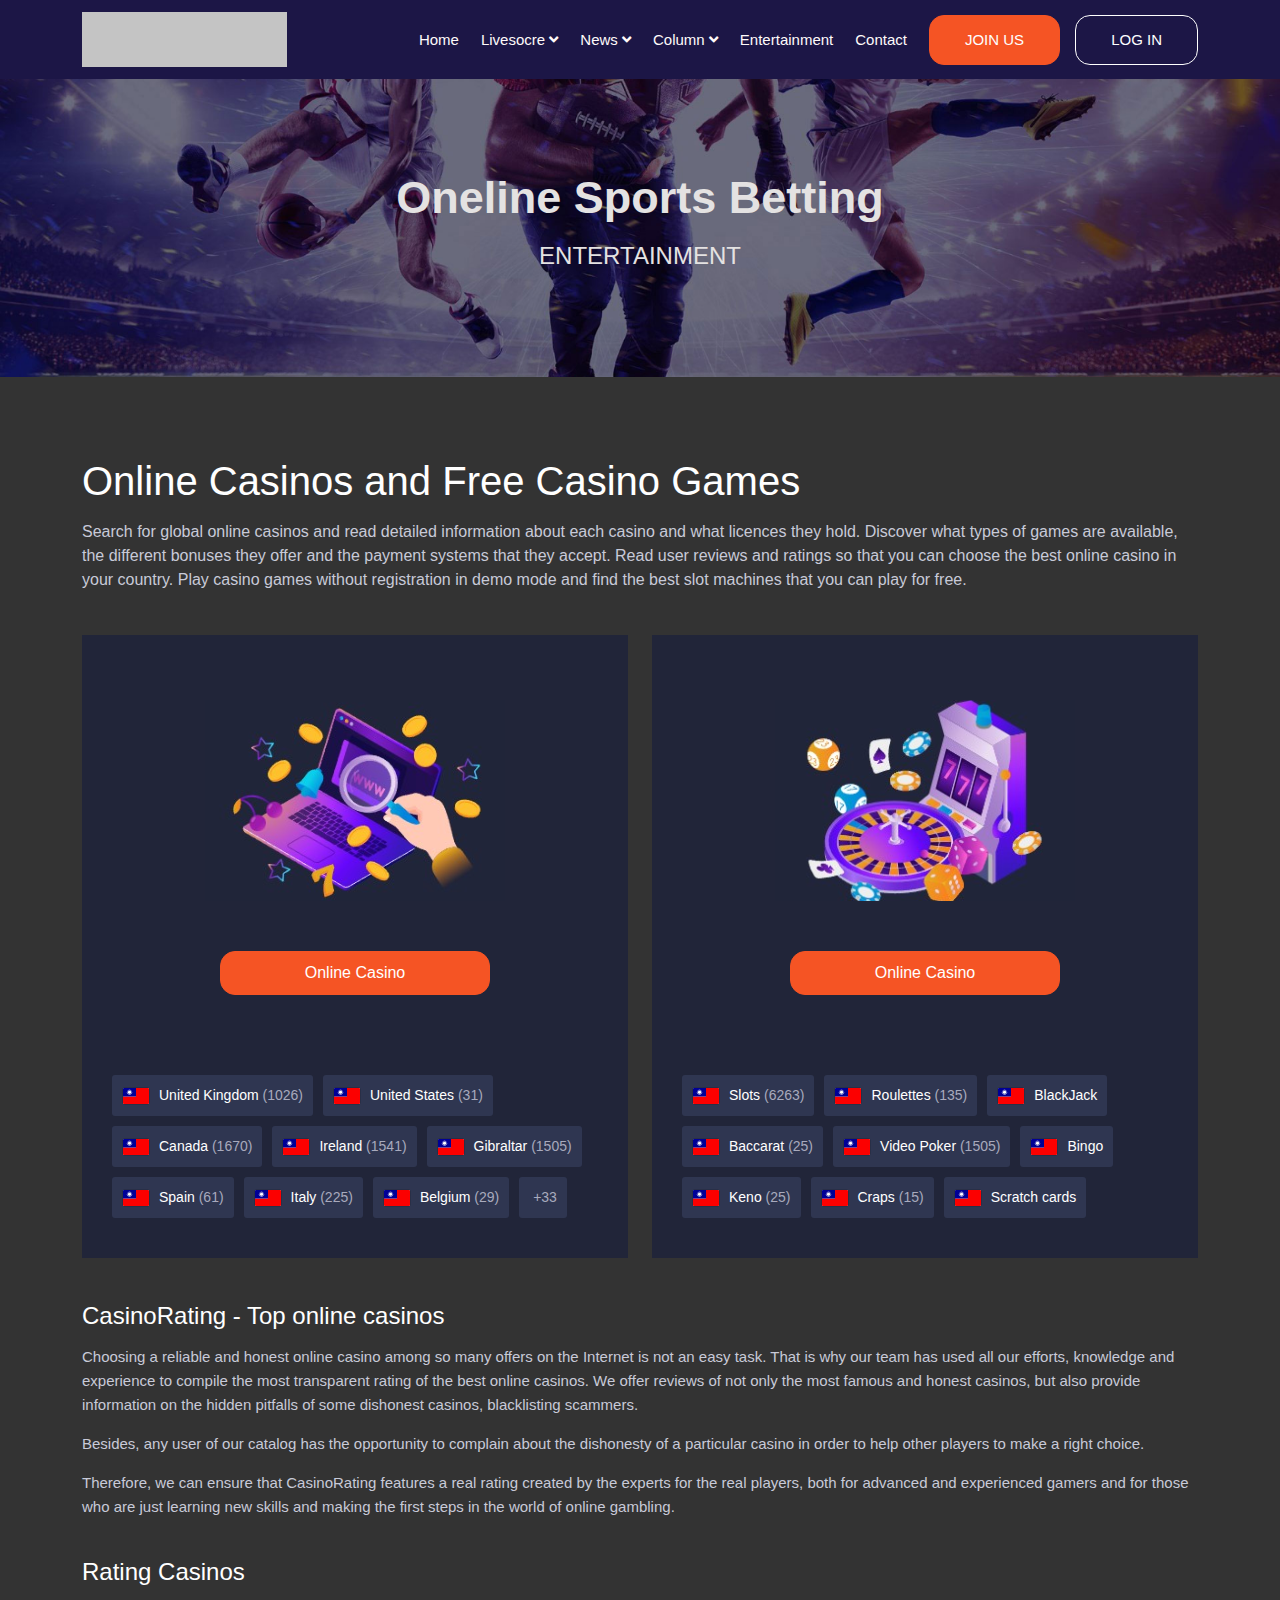
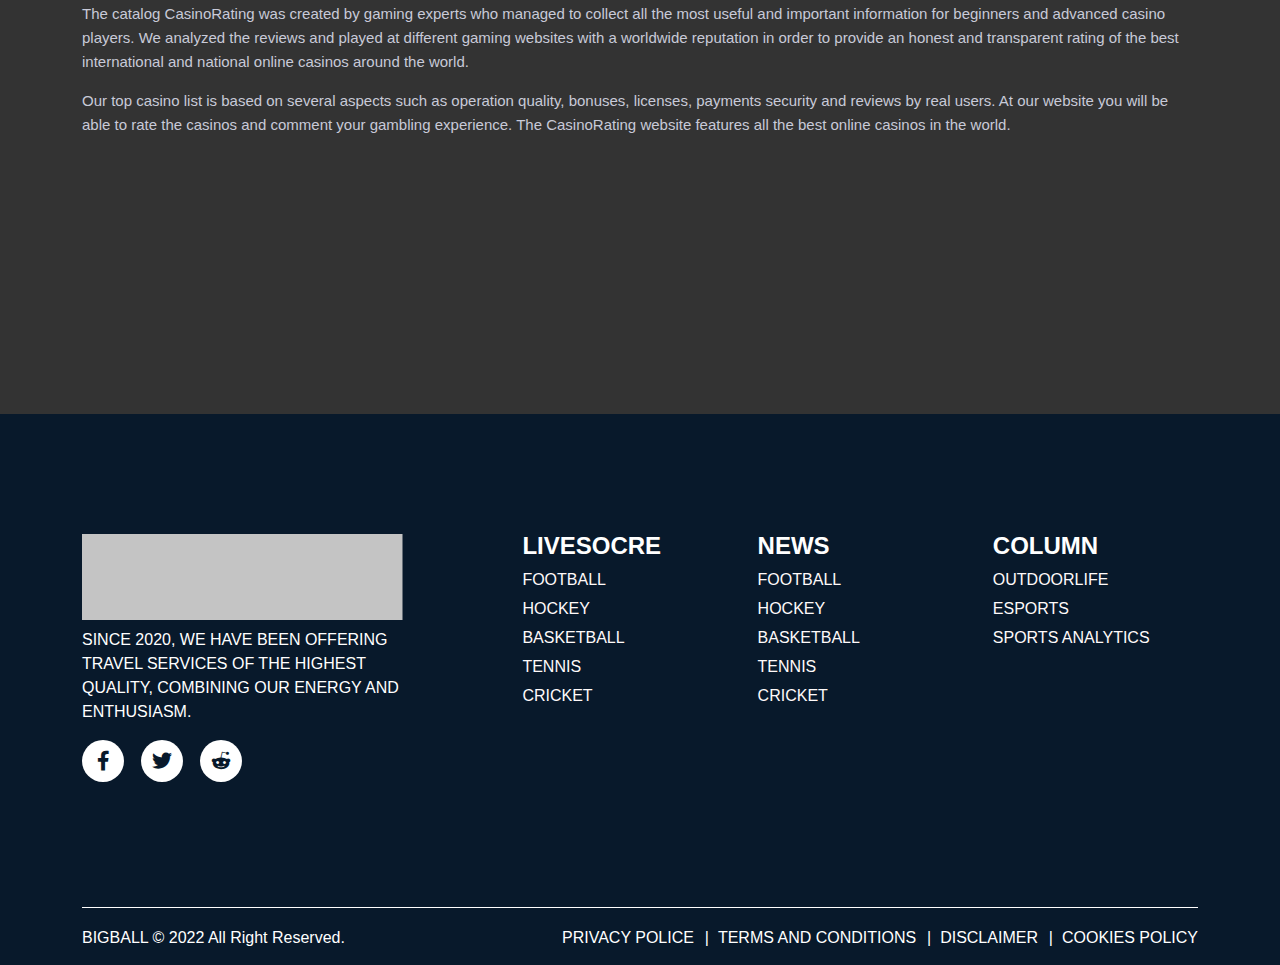
<file: sports_betting.html>
<!DOCTYPE html>
<html lang="en-us">
  <head>
    <meta charset="utf-8" />
    <title>Bigballs | Contact</title>
    <meta name="description" content="" />
    <meta name="viewport" content="width=device-width, initial-scale=1" />

    <!-- favicion -->
    <link rel="shortcut icon" href="assets/images" type="image/x-icon" />

    <link rel="stylesheet" href="assets/scss/css/bootstrap.css" />
    <link rel="stylesheet" href="assets/css/fontawesom.min.css" />
    <link rel="stylesheet" href="assets/css/owl.carousel.min.css" />
    <link rel="stylesheet" href="assets/css/owl.theme.default.min.css" />

    <!-- google fonts -->
    <link
      href="https://fonts.googleapis.com/css2?family=Oxygen:wght@300;400;700&display=swap"
      rel="stylesheet"
    />

    <link rel="stylesheet" href="assets/css/normalize.css" />
    <link rel="stylesheet" href="assets/css/style.css" />
    <link rel="stylesheet" href="assets/css/responsive.css" />
  </head>

  <body>
    <!--===========================================
	 				Start Header Area
	 ============================================-->
    <header class="Header_area py-12">
      <div class="container">
        <div class="row align-items-center justify-content-between">
          <div class="col-md-2 col-lg-3">
            <div class="logo">
              <a href="index.html"
                ><img src="assets/images/logo.png" alt="logo"
              /></a>
            </div>
          </div>
          <div class="col-md-10 col-lg-9">
            <nav class="header_menu d-flex justify-content-end">
              <ul class="d-flex align-items-center text-capitalize">
                <li><a href="index.html">home</a></li>
                <li>
                  <a href="javascript:void(0)"
                    >Livesocre <i class="fas fa-angle-down"></i>
                  </a>
                  <ul class="dorpdown_item">
                    <li><a href="#">item1</a></li>
                    <li><a href="#">item2</a></li>
                    <li><a href="#">item3</a></li>
                  </ul>
                </li>
                <li>
                  <a href="news.html">News <i class="fas fa-angle-down"></i></a>

                  <ul class="dorpdown_item">
                    <li><a href="#">item1</a></li>
                    <li><a href="#">item2</a></li>
                    <li><a href="#">item3</a></li>
                  </ul>
                </li>
                <li>
                  <a href="#">Column <i class="fas fa-angle-down"></i></a>

                  <ul class="dorpdown_item">
                    <li><a href="#">item1</a></li>
                    <li><a href="#">item2</a></li>
                    <li><a href="#">item3</a></li>
                  </ul>
                </li>
                <li><a href="promotion-pro.html">Entertainment</a></li>
                <li><a href="contact.html">Contact</a></li>
              </ul>
              <ul class="join_login_btn d-flex text-uppercase">
                <li><a href="#">JOIN US</a></li>
                <li><a href="#">LOG IN</a></li>
              </ul>
            </nav>
          </div>
        </div>
      </div>
    </header>
    <!--===========================================
	 				End Header Area 
	 ===========================================-->

    <!--===========================================
	 				Start Project Title Area
	 ===========================================-->
    <section
      class="project_title_area"
      style="
        background: url('assets/images/pj-title-bg.png') no-repeat scroll 0 0 /
          cover;
        padding-top: 102px;
        padding-bottom: 105px;
      "
    >
      <div class="container">
        <div class="row">
          <div class="col-md-12 col-lg-12">
            <h2 class="project-title text-center">Oneline Sports Betting</h2>
            <h4 class="project_page_name text-uppercase text-center">
              ENTERTAINMENT
            </h4>
          </div>
        </div>
      </div>
    </section>
    <!--===========================================
	 				End Project Title Area 
	 ===========================================-->

    <!--===========================================
	 			Start Sport_betting main Area 
	 ===========================================-->
    <div
      class="online_free_casino_game"
      style="
        background: var(--gray_color);
        padding-top: 77px;
        padding-bottom: 262px;
      "
    >
      <div class="container">
        <div class="row">
          <div class="col-md-12">
            <div class="free_casino_game">
              <h1
                style="
                  font-size: 40px;
                  line-height: 54px;
                  color: #fff;
                  margin-bottom: 12px;
                "
              >
                Online Casinos and Free Casino Games
              </h1>
              <p style="color: #c8cad8">
                Search for global online casinos and read detailed information
                about each casino and what licences they hold. Discover what
                types of games are available, the different bonuses they offer
                and the payment systems that they accept. Read user reviews and
                ratings so that you can choose the best online casino in your
                country. Play casino games without registration in demo mode and
                find the best slot machines that you can play for free.
              </p>
            </div>
          </div>
        </div>
        <!-- onlin game chart -->
        <div class="row">
          <div class="col-md-6">
            <div
              class="online_game_chaart"
              style="
                background: #212539;
                padding: 65px 30px 30px;
                margin-top: 43px;
              "
            >
              <div class="on_game_img text-center">
                <img
                  src="assets/images/online_casion_img.svg"
                  alt="image"
                  style="width: 300px; height: auto; margin-bottom: 50px"
                />
              </div>
              <div class="on_game_btn text-center">
                <button
                  type="submit"
                  style="
                    max-width: 270px;
                    width: 100%;
                    border-radius: 15px;
                    background: #f55424;
                    color: #fff;
                    padding: 12px 30px;
                    border: 1px solid #f55424;
                    margin-bottom: 80px;
                  "
                >
                  Online Casino
                </button>
              </div>
              <div class="on_game_list" style="">
                <ul class="d-flex flex-wrap" style="column-gap: 10px">
                  <li
                    style="
                      display: flex;
                      align-items: center;
                      flex-wrap: wrap;
                      margin-bottom: 10px;
                    "
                  >
                    <a
                      href="#"
                      style="
                        padding: 10px 10px;
                        border-radius: 3px;
                        background: #2f3651;
                        display: inline-block;
                        display: flex;
                        align-items: center;
                      "
                    >
                      <span
                        ><img
                          src="assets/images/flags/us-fl.svg"
                          alt="flage"
                          style="width: 28px; height: 18px; margin-right: 9px"
                      /></span>
                      <span>United Kingdom</span>
                      <span style="color: #a8aabd">&nbsp;(1026)</span>
                    </a>
                  </li>
                  <li
                    style="
                      display: flex;
                      align-items: center;
                      flex-wrap: wrap;
                      margin-bottom: 10px;
                    "
                  >
                    <a
                      href="#"
                      style="
                        padding: 10px 10px;
                        border-radius: 3px;
                        background: #2f3651;
                        display: inline-block;
                        display: flex;
                        align-items: center;
                      "
                    >
                      <span
                        ><img
                          src="assets/images/flags/us-fl.svg"
                          alt="flage"
                          style="width: 28px; height: 18px; margin-right: 9px"
                      /></span>
                      <span>United States</span>
                      <span style="color: #a8aabd">&nbsp;(31)</span>
                    </a>
                  </li>
                  <li
                    style="
                      display: flex;
                      align-items: center;
                      flex-wrap: wrap;
                      margin-bottom: 10px;
                    "
                  >
                    <a
                      href="#"
                      style="
                        padding: 10px 10px;
                        border-radius: 3px;
                        background: #2f3651;
                        display: inline-block;
                        display: flex;
                        align-items: center;
                      "
                    >
                      <span
                        ><img
                          src="assets/images/flags/us-fl.svg"
                          alt="flage"
                          style="width: 28px; height: 18px; margin-right: 9px"
                      /></span>
                      <span>Canada</span>
                      <span style="color: #a8aabd">&nbsp;(1670)</span>
                    </a>
                  </li>
                  <li
                    style="
                      display: flex;
                      align-items: center;
                      flex-wrap: wrap;
                      margin-bottom: 10px;
                    "
                  >
                    <a
                      href="#"
                      style="
                        padding: 10px 10px;
                        border-radius: 3px;
                        background: #2f3651;
                        display: inline-block;
                        display: flex;
                        align-items: center;
                      "
                    >
                      <span
                        ><img
                          src="assets/images/flags/us-fl.svg"
                          alt="flage"
                          style="width: 28px; height: 18px; margin-right: 9px"
                      /></span>
                      <span>Ireland</span>
                      <span style="color: #a8aabd">&nbsp;(1541)</span>
                    </a>
                  </li>
                  <li
                    style="
                      display: flex;
                      align-items: center;
                      flex-wrap: wrap;
                      margin-bottom: 10px;
                    "
                  >
                    <a
                      href="#"
                      style="
                        padding: 10px 10px;
                        border-radius: 3px;
                        background: #2f3651;
                        display: inline-block;
                        display: flex;
                        align-items: center;
                      "
                    >
                      <span
                        ><img
                          src="assets/images/flags/us-fl.svg"
                          alt="flage"
                          style="width: 28px; height: 18px; margin-right: 9px"
                      /></span>
                      <span>Gibraltar</span>
                      <span style="color: #a8aabd">&nbsp;(1505)</span>
                    </a>
                  </li>
                  <li
                    style="
                      display: flex;
                      align-items: center;
                      flex-wrap: wrap;
                      margin-bottom: 10px;
                    "
                  >
                    <a
                      href="#"
                      style="
                        padding: 10px 10px;
                        border-radius: 3px;
                        background: #2f3651;
                        display: inline-block;
                        display: flex;
                        align-items: center;
                      "
                    >
                      <span
                        ><img
                          src="assets/images/flags/us-fl.svg"
                          alt="flage"
                          style="width: 28px; height: 18px; margin-right: 9px"
                      /></span>
                      <span>Spain</span>
                      <span style="color: #a8aabd">&nbsp;(61)</span>
                    </a>
                  </li>
                  <li
                    style="
                      display: flex;
                      align-items: center;
                      flex-wrap: wrap;
                      margin-bottom: 10px;
                    "
                  >
                    <a
                      href="#"
                      style="
                        padding: 10px 10px;
                        border-radius: 3px;
                        background: #2f3651;
                        display: inline-block;
                        display: flex;
                        align-items: center;
                      "
                    >
                      <span
                        ><img
                          src="assets/images/flags/us-fl.svg"
                          alt="flage"
                          style="width: 28px; height: 18px; margin-right: 9px"
                      /></span>
                      <span>Italy</span>
                      <span style="color: #a8aabd">&nbsp;(225)</span>
                    </a>
                  </li>
                  <li
                    style="
                      display: flex;
                      align-items: center;
                      flex-wrap: wrap;
                      margin-bottom: 10px;
                    "
                  >
                    <a
                      href="#"
                      style="
                        padding: 10px 10px;
                        border-radius: 3px;
                        background: #2f3651;
                        display: inline-block;
                        display: flex;
                        align-items: center;
                      "
                    >
                      <span
                        ><img
                          src="assets/images/flags/us-fl.svg"
                          alt="flage"
                          style="width: 28px; height: 18px; margin-right: 9px"
                      /></span>
                      <span>Belgium</span>
                      <span style="color: #a8aabd">&nbsp;(29)</span>
                    </a>
                  </li>
                  <li
                    style="
                      display: flex;
                      align-items: center;
                      flex-wrap: wrap;
                      margin-bottom: 10px;
                    "
                  >
                    <a
                      href="#"
                      style="
                        padding: 10px 10px;
                        border-radius: 3px;
                        background: #2f3651;
                        display: inline-block;
                        display: flex;
                        align-items: center;
                      "
                    >
                      <span style="color: #a8aabd">&nbsp;+33</span>
                    </a>
                  </li>
                </ul>
              </div>
            </div>
          </div>
          <div class="col-md-6">
            <div
              class="online_game_chaart"
              style="
                background: #212539;
                padding: 65px 30px 30px;
                margin-top: 43px;
              "
            >
              <div class="on_game_img text-center">
                <img
                  src="assets/images/online_casion_img-2.svg"
                  alt="image"
                  style="width: 300px; height: auto; margin-bottom: 50px"
                />
              </div>
              <div class="on_game_btn text-center">
                <button
                  type="submit"
                  style="
                    max-width: 270px;
                    width: 100%;
                    border-radius: 15px;
                    background: #f55424;
                    color: #fff;
                    padding: 12px 30px;
                    border: 1px solid #f55424;
                    margin-bottom: 80px;
                  "
                >
                  Online Casino
                </button>
              </div>
              <div class="on_game_list" style="">
                <ul class="d-flex flex-wrap" style="column-gap: 10px">
                  <li
                    style="
                      display: flex;
                      align-items: center;
                      flex-wrap: wrap;
                      margin-bottom: 10px;
                    "
                  >
                    <a
                      href="#"
                      style="
                        padding: 10px 10px;
                        border-radius: 3px;
                        background: #2f3651;
                        display: inline-block;
                        display: flex;
                        align-items: center;
                      "
                    >
                      <span
                        ><img
                          src="assets/images/flags/us-fl.svg"
                          alt="flage"
                          style="width: 28px; height: 18px; margin-right: 9px"
                      /></span>
                      <span>Slots</span>
                      <span style="color: #a8aabd">&nbsp;(6263)</span>
                    </a>
                  </li>
                  <li
                    style="
                      display: flex;
                      align-items: center;
                      flex-wrap: wrap;
                      margin-bottom: 10px;
                    "
                  >
                    <a
                      href="#"
                      style="
                        padding: 10px 10px;
                        border-radius: 3px;
                        background: #2f3651;
                        display: inline-block;
                        display: flex;
                        align-items: center;
                      "
                    >
                      <span
                        ><img
                          src="assets/images/flags/us-fl.svg"
                          alt="flage"
                          style="width: 28px; height: 18px; margin-right: 9px"
                      /></span>
                      <span>Roulettes </span>
                      <span style="color: #a8aabd">&nbsp;(135)</span>
                    </a>
                  </li>
                  <li
                    style="
                      display: flex;
                      align-items: center;
                      flex-wrap: wrap;
                      margin-bottom: 10px;
                    "
                  >
                    <a
                      href="#"
                      style="
                        padding: 10px 10px;
                        border-radius: 3px;
                        background: #2f3651;
                        display: inline-block;
                        display: flex;
                        align-items: center;
                      "
                    >
                      <span
                        ><img
                          src="assets/images/flags/us-fl.svg"
                          alt="flage"
                          style="width: 28px; height: 18px; margin-right: 9px"
                      /></span>
                      <span>BlackJack</span>
                    </a>
                  </li>
                  <li
                    style="
                      display: flex;
                      align-items: center;
                      flex-wrap: wrap;
                      margin-bottom: 10px;
                    "
                  >
                    <a
                      href="#"
                      style="
                        padding: 10px 10px;
                        border-radius: 3px;
                        background: #2f3651;
                        display: inline-block;
                        display: flex;
                        align-items: center;
                      "
                    >
                      <span
                        ><img
                          src="assets/images/flags/us-fl.svg"
                          alt="flage"
                          style="width: 28px; height: 18px; margin-right: 9px"
                      /></span>
                      <span>Baccarat</span>
                      <span style="color: #a8aabd">&nbsp;(25)</span>
                    </a>
                  </li>
                  <li
                    style="
                      display: flex;
                      align-items: center;
                      flex-wrap: wrap;
                      margin-bottom: 10px;
                    "
                  >
                    <a
                      href="#"
                      style="
                        padding: 10px 10px;
                        border-radius: 3px;
                        background: #2f3651;
                        display: inline-block;
                        display: flex;
                        align-items: center;
                      "
                    >
                      <span
                        ><img
                          src="assets/images/flags/us-fl.svg"
                          alt="flage"
                          style="width: 28px; height: 18px; margin-right: 9px"
                      /></span>
                      <span>Video Poker</span>
                      <span style="color: #a8aabd">&nbsp;(1505)</span>
                    </a>
                  </li>
                  <li
                    style="
                      display: flex;
                      align-items: center;
                      flex-wrap: wrap;
                      margin-bottom: 10px;
                    "
                  >
                    <a
                      href="#"
                      style="
                        padding: 10px 10px;
                        border-radius: 3px;
                        background: #2f3651;
                        display: inline-block;
                        display: flex;
                        align-items: center;
                      "
                    >
                      <span
                        ><img
                          src="assets/images/flags/us-fl.svg"
                          alt="flage"
                          style="width: 28px; height: 18px; margin-right: 9px"
                      /></span>
                      <span>Bingo</span>
                    </a>
                  </li>
                  <li
                    style="
                      display: flex;
                      align-items: center;
                      flex-wrap: wrap;
                      margin-bottom: 10px;
                    "
                  >
                    <a
                      href="#"
                      style="
                        padding: 10px 10px;
                        border-radius: 3px;
                        background: #2f3651;
                        display: inline-block;
                        display: flex;
                        align-items: center;
                      "
                    >
                      <span
                        ><img
                          src="assets/images/flags/us-fl.svg"
                          alt="flage"
                          style="width: 28px; height: 18px; margin-right: 9px"
                      /></span>
                      <span>Keno</span>
                      <span style="color: #a8aabd">&nbsp;(25)</span>
                    </a>
                  </li>
                  <li
                    style="
                      display: flex;
                      align-items: center;
                      flex-wrap: wrap;
                      margin-bottom: 10px;
                    "
                  >
                    <a
                      href="#"
                      style="
                        padding: 10px 10px;
                        border-radius: 3px;
                        background: #2f3651;
                        display: inline-block;
                        display: flex;
                        align-items: center;
                      "
                    >
                      <span
                        ><img
                          src="assets/images/flags/us-fl.svg"
                          alt="flage"
                          style="width: 28px; height: 18px; margin-right: 9px"
                      /></span>
                      <span>Craps</span>
                      <span style="color: #a8aabd">&nbsp;(15)</span>
                    </a>
                  </li>
                  <li
                    style="
                      display: flex;
                      align-items: center;
                      flex-wrap: wrap;
                      margin-bottom: 10px;
                    "
                  >
                    <a
                      href="#"
                      style="
                        padding: 10px 10px;
                        border-radius: 3px;
                        background: #2f3651;
                        display: inline-block;
                        display: flex;
                        align-items: center;
                      "
                    >
                      <span
                        ><img
                          src="assets/images/flags/us-fl.svg"
                          alt="flage"
                          style="width: 28px; height: 18px; margin-right: 9px"
                      /></span>
                      <span>Scratch cards</span>
                    </a>
                  </li>
                </ul>
              </div>
            </div>
          </div>
        </div>
        <!-- top online casino desc -->
        <div class="row">
          <div class="col-md-12">
            <div class="top_online_casino_desc">
              <div class="top_online_casionoRating">
                <h2
                  style="
                    font-size: 24px;
                    line-height: 33.8px;
                    color: #fff;
                    margin-top: 41px;
                    margin-bottom: 12px;
                  "
                >
                  CasinoRating - Top online casinos
                </h2>
                <p>
                  Choosing a reliable and honest online casino among so many
                  offers on the Internet is not an easy task. That is why our
                  team has used all our efforts, knowledge and experience to
                  compile the most transparent rating of the best online
                  casinos. We offer reviews of not only the most famous and
                  honest casinos, but also provide information on the hidden
                  pitfalls of some dishonest casinos, blacklisting scammers.
                </p>
                <p>
                  Besides, any user of our catalog has the opportunity to
                  complain about the dishonesty of a particular casino in order
                  to help other players to make a right choice.
                </p>
                <p>
                  Therefore, we can ensure that CasinoRating features a real
                  rating created by the experts for the real players, both for
                  advanced and experienced gamers and for those who are just
                  learning new skills and making the first steps in the world of
                  online gambling.
                </p>
              </div>

              <div class="top_online_Ratingcasiono">
                <h2
                  style="
                    font-size: 24px;
                    line-height: 33.8px;
                    color: #fff;
                    margin-top: 36px;
                    margin-bottom: 13px;
                  "
                >
                  Rating Casinos
                </h2>
                <p>
                  The catalog CasinoRating was created by gaming experts who
                  managed to collect all the most useful and important
                  information for beginners and advanced casino players. We
                  analyzed the reviews and played at different gaming websites
                  with a worldwide reputation in order to provide an honest and
                  transparent rating of the best international and national
                  online casinos around the world.
                </p>
                <p>
                  Our top casino list is based on several aspects such as
                  operation quality, bonuses, licenses, payments security and
                  reviews by real users. At our website you will be able to rate
                  the casinos and comment your gambling experience. The
                  CasinoRating website features all the best online casinos in
                  the world.
                </p>
              </div>
            </div>
          </div>
        </div>
      </div>
    </div>

    <!--===========================================
	 			End Sport_betting main Area 	 
	===========================================-->

    <!--===========================================
	 				Start Socket Area 
	 ===========================================-->
    <footer class="footer_top_area">
      <div class="container">
        <div class="footer_top_section f_t_with_custom">
          <!-- single_items -->
          <div class="footer_top_single_item">
            <div class="footer_logo">
              <a href="index.html"
                ><img src="assets/images/footer-logo.png" alt="footer-logo"
              /></a>
            </div>
            <p class="mt-2 text-uppercase">
              Since 2020, we have been offering travel services of the highest
              quality, combining our energy and enthusiasm.
            </p>
            <div class="social_icon mt-3">
              <ul>
                <li>
                  <a href="#"><i class="fab fa-facebook-f"></i></a>
                </li>
                <li>
                  <a href="#"><i class="fab fa-twitter"></i></a>
                </li>
                <li>
                  <a href="#"><i class="fab fa-reddit-alien"></i></a>
                </li>
              </ul>
            </div>
          </div>
          <!-- single_items -->
          <div class="footer_top_single_item">
            <h2 class="text-uppercase">Livesocre</h2>
            <ul class="text-uppercase">
              <li><a href="#">Football</a></li>
              <li><a href="#">Hockey</a></li>
              <li><a href="#">Basketball</a></li>
              <li><a href="#">Tennis </a></li>
              <li><a href="#">Cricket</a></li>
            </ul>
          </div>
          <!-- single_items -->
          <div class="footer_top_single_item">
            <h2 class="text-uppercase">NEWS</h2>
            <ul class="text-uppercase">
              <li><a href="#">Football</a></li>
              <li><a href="#">Hockey</a></li>
              <li><a href="#">Basketball</a></li>
              <li><a href="#">Tennis</a></li>
              <li><a href="#">Cricket</a></li>
            </ul>
          </div>
          <!-- </div> -->
          <!-- single_items -->
          <div class="footer_top_single_item">
            <h2 class="text-uppercase">column</h2>
            <ul class="text-uppercase">
              <li><a href="#">outdoorlife</a></li>
              <li><a href="#">esports</a></li>
              <li><a href="#">sports analytics</a></li>
            </ul>
          </div>
        </div>

        <!-- socket-area -->
        <div class="row socket_area">
          <div class="col-md-12">
            <div class="socket_border_top"></div>
          </div>
          <div class="col-md-4 col-lg-4">
            <p class="copy_right">BIGBALL © 2022 All Right Reserved.</p>
          </div>
          <div class="col-md-8 col-lg-8">
            <div class="socket_menu">
              <ul>
                <li><a href="#">privacy police</a></li>
                <li><a href="#">Terms and Conditions</a></li>
                <li><a href="#">Disclaimer</a></li>
                <li><a href="#">Cookies Policy</a></li>
              </ul>
            </div>
          </div>
        </div>
      </div>
    </footer>
    <!--===========================================
		 End Socket Area 
	===========================================-->

    <!-- script file -->
    <script src="assets/js/jquery.min.js"></script>
    <script src="assets/js/popper.min.js"></script>
    <script src="assets/js/bootstrap.min.js"></script>
    <script src="https://cdn.jsdelivr.net/npm/bootstrap@5.1.3/dist/js/bootstrap.bundle.min.js"></script>
    <script src="assets/js/fontawesome.min.js"></script>
    <script src="assets/js/owl.carousel.min.js"></script>
    <script src="assets/js/scripts.js"></script>
  </body>
</html>
</file>
<file: assets/css/style.css>
/*========================================
				Global Css 
========================================*/
* {
  margin: 0;
  padding: 0;
}

/*------ Google fonts ------*/
@import url("https://fonts.googleapis.com/css2?family=Montserrat:wght@400;500;600;700&family=Open+Sans:wght@400;500;600;700&family=Saira+Condensed:wght@400;500;600;700&display=swap");

/* roboto */
@import url("https://fonts.googleapis.com/css2?family=Roboto:wght@400;500;700&display=swap");
/* arial */
@font-face {
  font-family: "Arial";
  src: url("../fonts/Arial/Arial.woff") format("woff2"),
    url("../fonts/Arial/Arial.ttf") format("ttf");
}
/* tahoma */
@font-face {
  font-family: "tahoma";
  src: url("../fonts/Tahoma/tahoma.ttf") format("ttf"),
    url("../fonts/Tahoma/tahoma.woff") format("woff");
}

body {
  font-size: 16px;
  font-weight: 400;
  line-height: 24px;
  font-family: "Open Sans", sans-serif;
  /* 
	font-family: 'Montserrat', sans-serif;
	font-family: 'Saira Condensed', sans-serif; 
	font-family: 'Roboto', sans-serif;
    font-family: 'tahoma';
*/
}

/* color  */
:root {
  --primary_color: #ffffff;
  --Primary_color: #1a172c;
  --secondary_color: #f55424;
  --header_color: #1c1646;
  --footer_color: #08192b;
  --gray_color: #333333;
  --green_color: #007846;
  --white_gray: #fffbf6;
  --black_color: #000000;
  --bredecum_color: #212539;
  --link_color: #378efa;
  --frame_th_color: #a8aabd;
}

ul,
p {
  margin: 0;
  padding: 0;
}
h1,
h2,
h3,
h4,
h5,
h6 {
  margin: 0;
  padding: 0;
}
li {
  list-style: none;
}
a {
  text-decoration: none;
}
p,
ul,
a,
li,
span,
b {
  color: var(--primary_color);
}

/* padding global custom class */
.py-12 {
  padding-top: 12px;
  padding-bottom: 12px;
}

/*========================================================
	-------------	Header Style  	------------------
=========================================================*/
.Header_area {
  background: var(--header_color);
}
.header_menu ul > li {
  position: relative;
  transition: 0.3s;
}
.header_menu ul > li i {
  transition: 0.3s;
}
.header_menu ul li {
  margin-left: 11px;
  margin-right: 11px;
  cursor: pointer;
}
.header_menu ul li a {
  display: inline-block;
  color: #fffafa;
  font-size: 16px;
  line-height: 24px;
  padding: 8px 0;
}
.header_menu ul li a:hover {
  color: var(--secondary_color);
}
.header_menu ul > li i {
  line-height: 24px;
}
.header_menu ul > li:hover i {
  transform: rotate(180deg);
}
.header_menu ul li ul li {
  cursor: pointer;
}
ul.join_login_btn li a {
  padding: 12px 35px;
  color: #fefefe;
}
ul.join_login_btn li {
  margin-right: 15px;
  border-radius: 15px;
  border: 1px solid var(--primary_color);
  transition: 0.3s;
}
ul.join_login_btn li:first-child {
  background: var(--secondary_color);
  border-color: var(--secondary_color);
}
ul.join_login_btn li:first-child:hover {
  border-color: var(--primary_color);
  background: transparent;
}
ul.join_login_btn li:last-child {
  margin-right: 0px;
  margin-left: 0;
}
ul.join_login_btn li:last-child:hover {
  border-color: var(--secondary_color);
  background: var(--secondary_color);
}
ul.join_login_btn li:hover a {
  color: #fff;
}

/* dropdown */
.dorpdown_item {
  position: absolute;
  top: 60px;
  left: 0;
  width: 260px;
  background: var(--header_color);
  border-radius: 5px;
  padding: 0 10px 15px;
  box-shadow: 0px 7px 15px #00000080;
  transition: 0.4s;
  visibility: hidden;
  opacity: 0;
  z-index: 999;
}
.header_menu ul > li:hover .dorpdown_item {
  visibility: visible;
  opacity: 1;
  top: 50px;
}

/*============================================================= 
	-----------------	Project Title area  -----------------
=============================================================*/
h2.project-title {
  font-size: 45px;
  line-height: 33.6px;
  font-weight: 600;
  color: #e4e2e2;
  margin-bottom: 24px;
}
h4.project_page_name {
  color: #e4e2e2;
  font-size: 24px;
  line-height: 33.6px;
  font-weight: 400;
}

/*=============================== live score PAGE STYLE ===============================*/

/*============================================================= 
	-------------	Live score contain area --------------
=============================================================*/
.live_soprt_series_header .filter_option {
  flex: 0 0 105px;
  border: 1px #cccccc;
}
.live_soprt_series_header ul {
  flex: 0 0 50%;
}

.live_soprt_series_header .filter_option .select-styled {
  background: #dddddd;
  color: #4d4d4d;
  font-size: 10px;
  line-height: 16px;
  padding: 5px 15px 5px 10px;
  font-family: "tahoma";
}
.live_soprt_series_header .filter_option .select {
  height: 24px;
}
.live_soprt_series_header option {
  font-family: "tahoma";
}
.live_soprt_series_header .select-options li {
  font-family: "tahoma";
  font-size: 12px;
  font-weight: 400;
  line-height: 16px;
  padding: 6px 0;
  background: #fdfdfdbd;
  color: #000;
}
.live_soprt_series_header .select-styled.active:after {
  top: 6px;
  border-color: transparent transparent #060606 transparent;
}
.live_soprt_series_header .select-styled:after {
  content: "";
  width: 0;
  height: 0;
  border: 4px solid transparent;
  border-color: #000000 transparent transparent transparent;
  position: absolute;
  top: 11px;
  right: 6px;
}
.live_score_series_title span {
  font-size: 14px;
  font-weight: 400;
  line-height: 22px;
  font-family: "tahoma";
}
.live_score_count li span {
  font-size: 12px;
  line-height: 14.48px;
  font-family: "tahoma";
  color: #4d4d4d;
}
.live_match_Cricket ul {
  flex: 0 0 50%;
}

/*============================================================= 
	-------------	News Main contain area --------------
=============================================================*/

.news_search_area ::placeholder {
  color: #999999;
}
.news_search_area button i:hover {
  color: #33333380 !important;
}

.sidebar_categori ul li,
.sidebar_archive ul li {
  line-height: 26px;
  display: flex;
  justify-content: space-between;
  align-items: center;
  margin-bottom: 15px;
}
.sidebar_categori ul li:last-child,
.sidebar_archive ul li:last-child {
  margin-bottom: 25px;
}
.sidebar_categori ul li span,
.sidebar_archive ul li span {
  color: #3d446f;
}

.sidebar_tags ul {
  display: flex;
  justify-content: flex-start;
  align-items: center;
  flex-wrap: wrap;
}
.sidebar_tags ul li {
  margin-bottom: 10px;
}
.sidebar_tags ul li a {
  font-size: 13px;
  line-height: 26px;
  text-transform: uppercase;
  color: #f87115;
  padding: 7px 18px;
  border: 1px solid #f87115;
  margin-right: 4px;
  border-radius: 30px;
  display: inline-block;
}
.sidebar_tags ul li:last-child a {
  margin-right: 0px;
}
.pagination ul li a,
.pagination ul li a i {
  color: #999999;
  font-size: 20px;
  line-height: 50px;
  width: 50px;
  height: 50px;
  display: inline-block;
  transition: 0.3s;
}
.pagination ul li a:hover,
.pagination ul li a.active,
.pagination ul li a:hover i {
  color: #fff;
  background: #e15218;
}

/*=============================== Entertainment-3 PAGE STYLE ===============================*/

/*============================================================= 
	-------------	Entertainment-3 contain area --------------
=============================================================*/
.single_casino_menu li {
  font-size: 16px;
  line-height: 19.5px;
  margin-bottom: 13px;
}
.single_casino_menu li:first-child {
  margin-top: 8px;
}
.single_casino_menu li:last-child {
  margin-bottom: 0px;
}
.single_casino_menu li a {
  padding: 10px 15px;
  display: inline-block;
  max-width: 224px;
  width: 100%;
  border: 1px solid #cecb7c;
  background: var(--primary_color);
  color: #19a643;
  border-radius: 6px;
}

/* content_list_items */
.content_list_items ul li {
  font-size: 13px;
  line-height: 24px;
  color: #000;
}
.promo_code_desc p,
.single_post_desc p {
  margin-bottom: 15px;
  line-height: 22.4px;
  font-family: "Montserrat", sans-serif;
}

/* Sportsbook_table */
.unibet-Sportsbook_table .table {
  vertical-align: middle !important;
}
.unibet-Sportsbook_table .table > tbody > tr td,
.unibet-Sportsbook_table .table > thead > tr th {
  border: 1px solid #000;
  text-align: center;
}
.unibet-Sportsbook_table .table > thead > tr th {
  color: #fff;
  padding: 10px 50px;
  text-align: center;
  font-size: 12px;
  line-height: 16px;
  font-family: "Arial";
}
.unibet-Sportsbook_table .table > tbody > tr td {
  padding: 12px 15px;
}
.unibet-Sportsbook_table .table > tbody > tr td:first-child {
  font-size: 13px;
  line-height: 16px;
  color: #000;
  text-align: center;
  font-family: "Arial";
}
.unibet-Sportsbook_table .table > tbody > tr td span {
  display: block;
}
.unibet-Sportsbook_table .table > tbody > tr td:last-child span:first-child {
  font-size: 14px;
  line-height: 16px;
  color: #b78025;
  font-family: "Montserrat", sans-serif;
  max-width: 185px;
  width: 100%;
  margin: 0 auto;
  margin-bottom: 3px;
}
.unibet-Sportsbook_table .table > tbody > tr td:last-child span:last-child {
  font-size: 8px;
  line-height: 16px;
  color: #b78025;
  font-family: "Montserrat", sans-serif;
  max-width: 94px;
  width: 94px;
  margin: 0 auto;
}

/*=============================== POST PAGE STYLE ===============================*/

/*============================================================= 
	-------------	POST Main contain area --------------
=============================================================*/

.single_post_has_tag ul {
  display: flex;
  justify-content: flex-start;
  align-items: center;
  padding: 10px 0 6px;
}
.single_post_has_tag ul li:not(:last-child) {
  margin-right: 10px;
}
.single_post_has_tag ul li a {
  font-size: 13px;
  text-transform: uppercase;
  line-height: 13px;
  color: #4f4f4f;
  padding: 5px 0;
}
.single_post_desc p {
  color: #000;
}
.single_post_desc p.text {
  margin-top: 45px;
}
.social_share_link {
  margin-top: 228px;
  border-top: 1px solid #999999;
}
.social_share_link ul {
  display: flex;
}
.social_share_link ul li a {
  line-height: 42px;
  color: #000;
}
.social_share_link ul li:not(:last-child) {
  margin-right: 17px;
}
.social_share_link ul li a i {
  color: #000;
  font-size: 20px;
  border: 1px solid #000;
  width: 42px;
  height: 42px;
  text-align: center;
  line-height: 42px;
  display: inline-block;
  border-radius: 50%;
}
.social_share_link ul:first-child li:not(:last-child) a {
  margin-right: 15px;
}

/*=============================== FRAME PAGE STYLE ===============================*/

/*============================================================= 
	-------------	FRAME title contain area --------------
=============================================================*/
.breadcum_menu ul li a {
  text-transform: uppercase;
  color: #a8aabd;
  font-size: 12px;
  line-height: 24px;
  letter-spacing: 0.7px;
  padding: 10.5px 15px;
  background: var(--bredecum_color);
  transition: 0.3s;
  border-radius: 4px;
  font-family: "Roboto", sans-serif;
}
.breadcum_menu ul li:not(:last-child) {
  margin-right: 22px;
}
.breadcum_menu ul li a:hover,
.breadcum_menu ul li a.active {
  color: var(--link_color);
}

/* top 10 casinos table  */
.table-responsive.sh_frame_table .table {
  vertical-align: middle;
}
.sh_frame_table .table > thead > tr,
.sh_frame_table .table > tbody > tr {
  border-bottom: 1px solid var(--gray_color);
}
.sh_frame_table .table > thead > tr > th {
  padding-top: 10px;
  padding-bottom: 10px;
  color: var(--frame_th_color);
}
.sh_frame_table .table > tbody > tr > td {
  color: var(--primary_color);
  padding: 16px 10px;
}

.sh_frame_table .table > thead > tr > th:first-child,
.sh_frame_table .table > tbody > tr > td:first-child {
  padding-left: 34px;
}
.sh_frame_table .table > thead > tr > th:last-child,
.sh_frame_table .table > tbody > tr > td:last-child {
  padding-right: 40px;
}

/* contry casino list */
.contry_casino_list ul li {
  flex: 0 0 23.5%;
  margin-bottom: 8px;
}
.contry_casino_list ul li:last-child {
  flex: 0 0 100%;
  margin-top: 12px;
}
/* licensed_casino_reating */
.licensed_casino_reating ul li:not(:last-child) {
  flex: 0 0 32%;
  border-bottom: 1px solid #12131f;
  padding: 15px 0;
  display: flex;
  align-items: center;
}

/* select box */
.select-hidden {
  display: none;
  visibility: hidden;
  padding-right: 10px;
}

.select {
  cursor: pointer;
  display: inline-block;
  position: relative;
  font-size: 16px;
  color: #fff;
  width: 100%;
  height: 40px;
}

.select-styled {
  position: absolute;
  top: 0;
  right: 0;
  bottom: 0;
  left: 0;
  background-color: #212539;
  color: #378efa;
  padding: 8px 15px;
  border-radius: 3px;
  -webkit-transition: all 0.2s ease-in;
  transition: all 0.2s ease-in;
  font-size: 12px;
  font-weight: 700;
  display: -webkit-box;
  display: -ms-flexbox;
  display: flex;
  -webkit-box-align: center;
  -ms-flex-align: center;
  align-items: center;
}
.select-styled:after {
  content: "";
  width: 0;
  height: 0;
  border: 5px solid transparent;
  border-color: transparent transparent transparent #000000;
  position: absolute;
  top: 15px;
  right: 5px;
}
.select-styled:hover {
  background-color: #2e334a;
}
.select-styled:active,
.select-styled.active {
  background-color: #282828;
}
.select-styled:active:after,
.select-styled.active:after {
  top: 17px;
  border-color: #000000 transparent transparent transparent;
  right: 8px;
}
.select-options {
  display: none;
  position: absolute;
  top: 100%;
  right: 0;
  left: 0;
  z-index: 999;
  margin: 0;
  padding: 0;
  list-style: none;
  background-color: #282828;
  border-radius: 0 0 3px 3px;
}
.select-options li {
  margin: 0;
  padding: 8px 0;
  text-indent: 15px;
  border-top: 1px solid #333232;
  background: #2e334a;
  -webkit-transition: all 0.15s ease-in;
  transition: all 0.15s ease-in;
  font-size: 14px;
}
.select-options li:last-child {
  border-radius: 0 03px 3px;
}
.select-options li:hover {
  color: #fff;
  background: #403e3e;
}
.select-options li[rel="hide"] {
  display: none;
}

/*=============================== SPORT BETTING PAGE STYLE ===============================*/

/*============================================================= 
	-------------	SPORT betting contain area --------------
=============================================================*/
.on_game_list ul li a span {
  font-size: 14px;
  line-height: 21px;
}
/* toponline casino Rating */
.top_online_casionoRating p,
.top_online_Ratingcasiono p {
  color: #c8cad8;
  margin-bottom: 15px;
  font-size: 15px;
  line-height: 24px;
}

/*=============================== CONTACT PAGE STYLE ===============================*/

/*============================================================= 
	-------------	CONTACT contain area --------------
=============================================================*/
.contact_form form {
  max-width: 470px;
  width: 100%;
}
.contact_info ul li {
  display: flex;
  align-items: center;
  margin-bottom: 12px;
}
.contact_info ul li:first-child {
  margin-top: 18px;
}
.contact_info ul li:last-child {
  align-items: start;
}
.contact_info ul li:last-child i {
  margin-top: 6px;
}
.contact_info ul li i {
  margin-right: 22px;
  font-size: 18px;
}
.contact_info ul li a {
  font-size: 16px;
  line-height: 24px;
  text-transform: uppercase;
}
.contact_form form input,
.contact_form form textarea {
  padding: 14px 17px;
  border: 1px solid #ffffff;
  background: transparent;
  border-radius: 5px;
  margin-bottom: 21px;
  box-shadow: none !important;
  outline: none;
  color: #fff;
  width: 100%;
}

/*============================================================= 
	-----------------	Footer area style  -----------------
=============================================================*/
.footer_top_area {
  background: var(--footer_color);
}
.footer_top_section {
  padding: 120px 0;
}
.footer_top_single_item h2 {
  font-size: 24px;
  font-weight: 700;
  line-height: 24px;
  color: var(--primary_color);
  margin-bottom: 10px;
}
.footer_top_single_item ul li a {
  font-size: 16px;
  line-height: 24px;
  color: #fffafa;
  display: inline-block;
  margin-bottom: 5px;
}
.footer_top_single_item ul li a:hover {
  text-decoration: underline;
}
.footer_top_single_item p {
  font-size: 16px;
  font-weight: 400;
  line-height: 24px;
  max-width: 340px;
  width: 100%;
}
.footer_top_single_item .social_icon ul {
  display: flex;
  align-items: center;
}
.footer_top_single_item .social_icon ul li {
}
.footer_top_single_item .social_icon ul li a {
  display: flex;
  align-items: center;
  justify-content: center;
  width: 42px;
  height: 42px;
  border-radius: 50%;
  background: #fff;
}
.footer_top_single_item .social_icon ul li a i {
  color: var(--footer_color);
  font-size: 20px;
}
.footer_top_single_item .social_icon ul li:not(:first-child) {
  margin-left: 17px;
}

/* socket_area */
.socket_area {
  padding: 0px 0 15px;
}
.socket_border_top {
  border-top: 1px solid #fff;
  padding-top: 18px;
}
.socket_menu ul {
  display: flex;
  align-items: center;
  justify-content: flex-end;
  text-transform: uppercase;
}
.socket_menu ul li a {
  font-size: 16px;
  font-weight: 400;
  line-height: 24px;
  margin: 0 12px;
  transition: 0.3s;
  position: relative;
}
.socket_menu ul li a:hover {
  color: var(--secondary_color);
}
.socket_menu ul li:first-child a {
  margin-left: 0px;
}
.socket_menu ul li:last-child a {
  margin-right: 0px;
}
.socket_menu ul li a:after {
  position: absolute;
  content: "|";
  top: -3px;
  right: -15px;
  color: #fff;
  transition: 0.3s;
}
.socket_menu ul li a:hovaer:after {
  color: #fff;
}
.socket_menu ul li:last-child a:after {
  display: none;
  margin-right: 0px;
}
/* INDEX PAGE ALL CSS HERE */
/* MAKER SHIHAB */
.home_banner {
  background-image: url("../images/home-banner.jpg");
  background-position: top;
  background-repeat: no-repeat;
  background-size: cover;
  height: 700px;
  padding-top: 150px;
  z-index: 1;
  position: relative;
}
.home_banner::after {
  position: absolute;
  height: 100%;
  width: 100%;
  background: rgba(0, 0, 0, 0.247);
  content: "";
  top: 0;
  left: 0;
  z-index: -1;
}
.home_bannerTitle {
  font-size: 62px;
  font-weight: 400;
  color: #ffffff;
  text-transform: uppercase;
  letter-spacing: 1px;
}
.home_bannerTitle span {
  color: #f55424;
  display: block;
}
.section-paddin {
  padding: 70px 0;
  transform: translateX(x);
}
.reunir_area {
  background-image: url("../images/reunir-banner.jpg");
}
.global-after-bg {
  background-position: top;
  background-repeat: no-repeat;
  background-size: cover;
  position: relative;
  z-index: 1;
}
.global-after-bg::after {
  position: absolute;
  z-index: -1;
  height: 100%;
  content: "";
  top: 0;
  left: 0;
  width: 100%;
  background: rgba(0, 0, 0, 0.404);
}
.itemTitle,
.s-title {
  text-transform: uppercase;
  letter-spacing: 2px;
  font-weight: 400;
  /* font-family: "ralway"; */
  padding-bottom: 15px;
  color: #fff;
}
.reunir_subtitle {
  font-size: 24px;
}
.reunir_title {
  font-size: 40px;
}
.reunirMini_title {
  font-size: 20px;
}
.reunir_itemSingle img {
  height: 90px;
  width: 90px;
}
.itemTitle {
  padding-top: 10px;
}
.boost {
  background-image: url("../images/boots.jpg");
}
.section_subTitle {
  font-size: 22px;
  color: #fff;
}
.sectionTitle {
  color: #333333;
}
.card-body .card_body_title {
  color: #333;
}
.card-body .card_body_pragrap {
  color: #333;
}
.boost_card .card {
  border-radius: 10px;
}
.sectionTitle {
  font-size: 50px;
}
.subscriptBtn {
  text-align: right;
}
.support_area {
  background-image: url("../images/support-bg.svg");
  background-repeat: no-repeat;
  background-position: top;
  background-size: cover;
}
.support_area .section_subTitle,
.support_area .sectionPragrap {
  color: #1d193b;
}
.support_single img {
  height: 100px;
  width: 100px;
  margin: 0 auto;
}
.support_single p {
  color: #1d193b;
  padding: 10px 0;
  text-transform: uppercase;
}
.suppor_single_extra {
  transform: translateY(50px);
}
.faq_btn ul {
  column-gap: 20px;
  row-gap: 20px;
}
.faq_btn ul li a {
  color: #1d193b;
  background: #fff;
  border-radius: 25px;
}
.advant_area {
  background-image: url("../images/advant/adbant-bg.jpg");
}
.advantSubtitle {
  font-weight: 400;
  font-size: 22px;
}
.advantTitle {
  font-size: 40px;
  text-transform: uppercase;
  font-weight: 700;
}
.advant_single img {
  height: 100px;
  width: 100px;
  margin: 0 auto;
}
.advant_single_title {
  font-size: 22px;
  font-weight: 400;
  color: #fff;
  margin-top: 15px;
}
/* MAKER SHIHAB */
/* PROMOT PAGE CSS MAKER*/
.promot_page {
  background-image: url("../images/promot/promot-page.jpg");
}
.page_title {
  text-transform: uppercase;
  color: #fff;
  font-weight: 600;
  font-size: 42px;
}
.page_subtitle {
  color: #fff;
  font-weight: 400;
  font-size: 22px;
}
.promot-body-content {
  background: #333333;
}
.promot_items {
  display: grid;
  grid-template-columns: 1fr 1fr 1fr 1fr 1fr;
  column-gap: 20px;
  margin-bottom: 40px;
}
.promot_single_sub_title {
  color: #fff;
  font-size: 18px;
  padding-top: 10px;
  text-align: center;
}
/* THIS IS FOR DEMO */
.f_t_with_custom {
  display: grid;
  grid-template-columns: 2fr 1fr 1fr 1fr;
  column-gap: 30px;
  row-gap: 40px;
}
</file>
<file: assets/css/responsive.css>
@media (min-width: 1400px){
	.container, .container-lg, .container-md, .container-sm, .container-xl, .container-xxl {
	    max-width: 1220px;
	}
}
@media(max-width:1399px){
	.header_menu ul li a {
	    font-size: 15px;
	}
}
</file>
<file: assets/fonts/Arial/font.css>
@font-face {
	font-family: 'Arial';
	src: url('./Arial.eot');
	src: local('Arial'), url('./Arial.woff') format('woff'), url('./Arial.ttf') format('truetype');
}
/* use this class to attach this font to any element i.e. <p class="fontsforweb_fontid_1080">Text with this font applied</p> */
.fontsforweb_fontid_1080 {
	font-family: 'Arial' !important;
}

/* Font downloaded from FontsForWeb.com */
</file>
